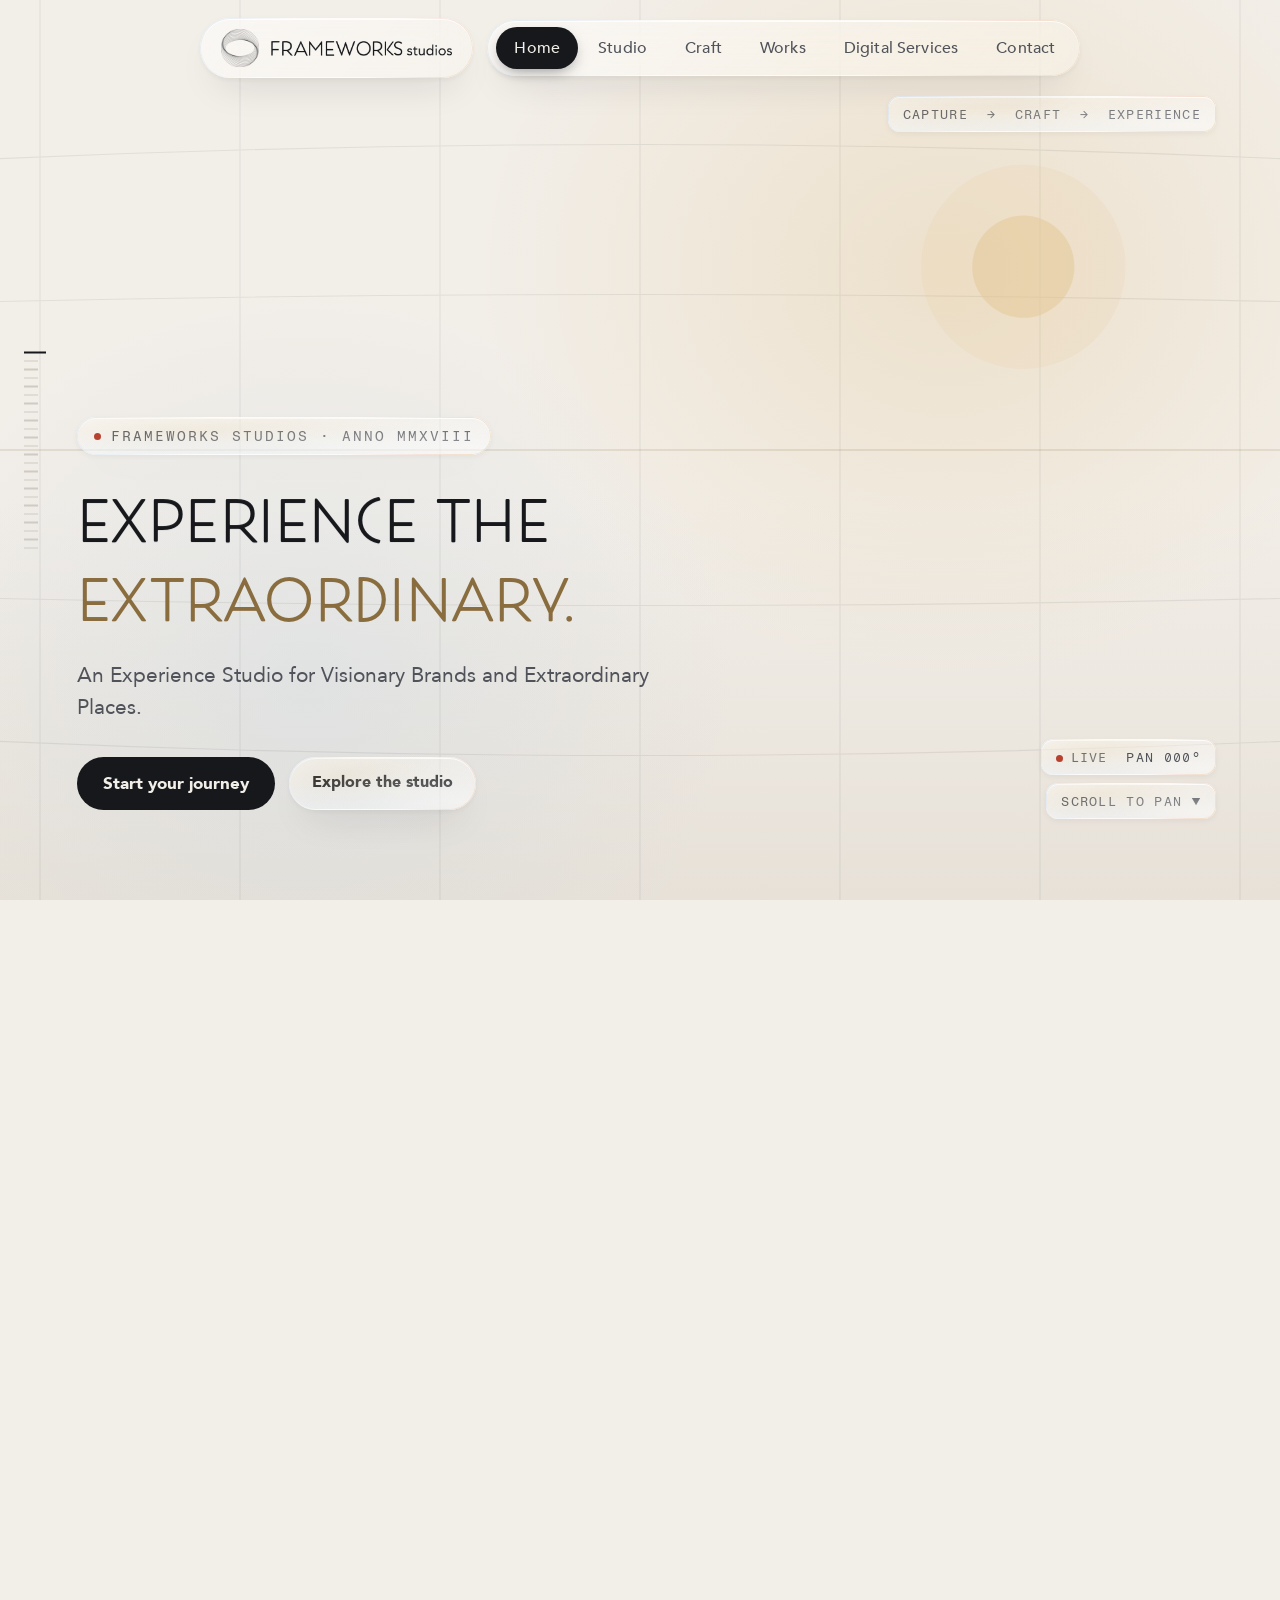
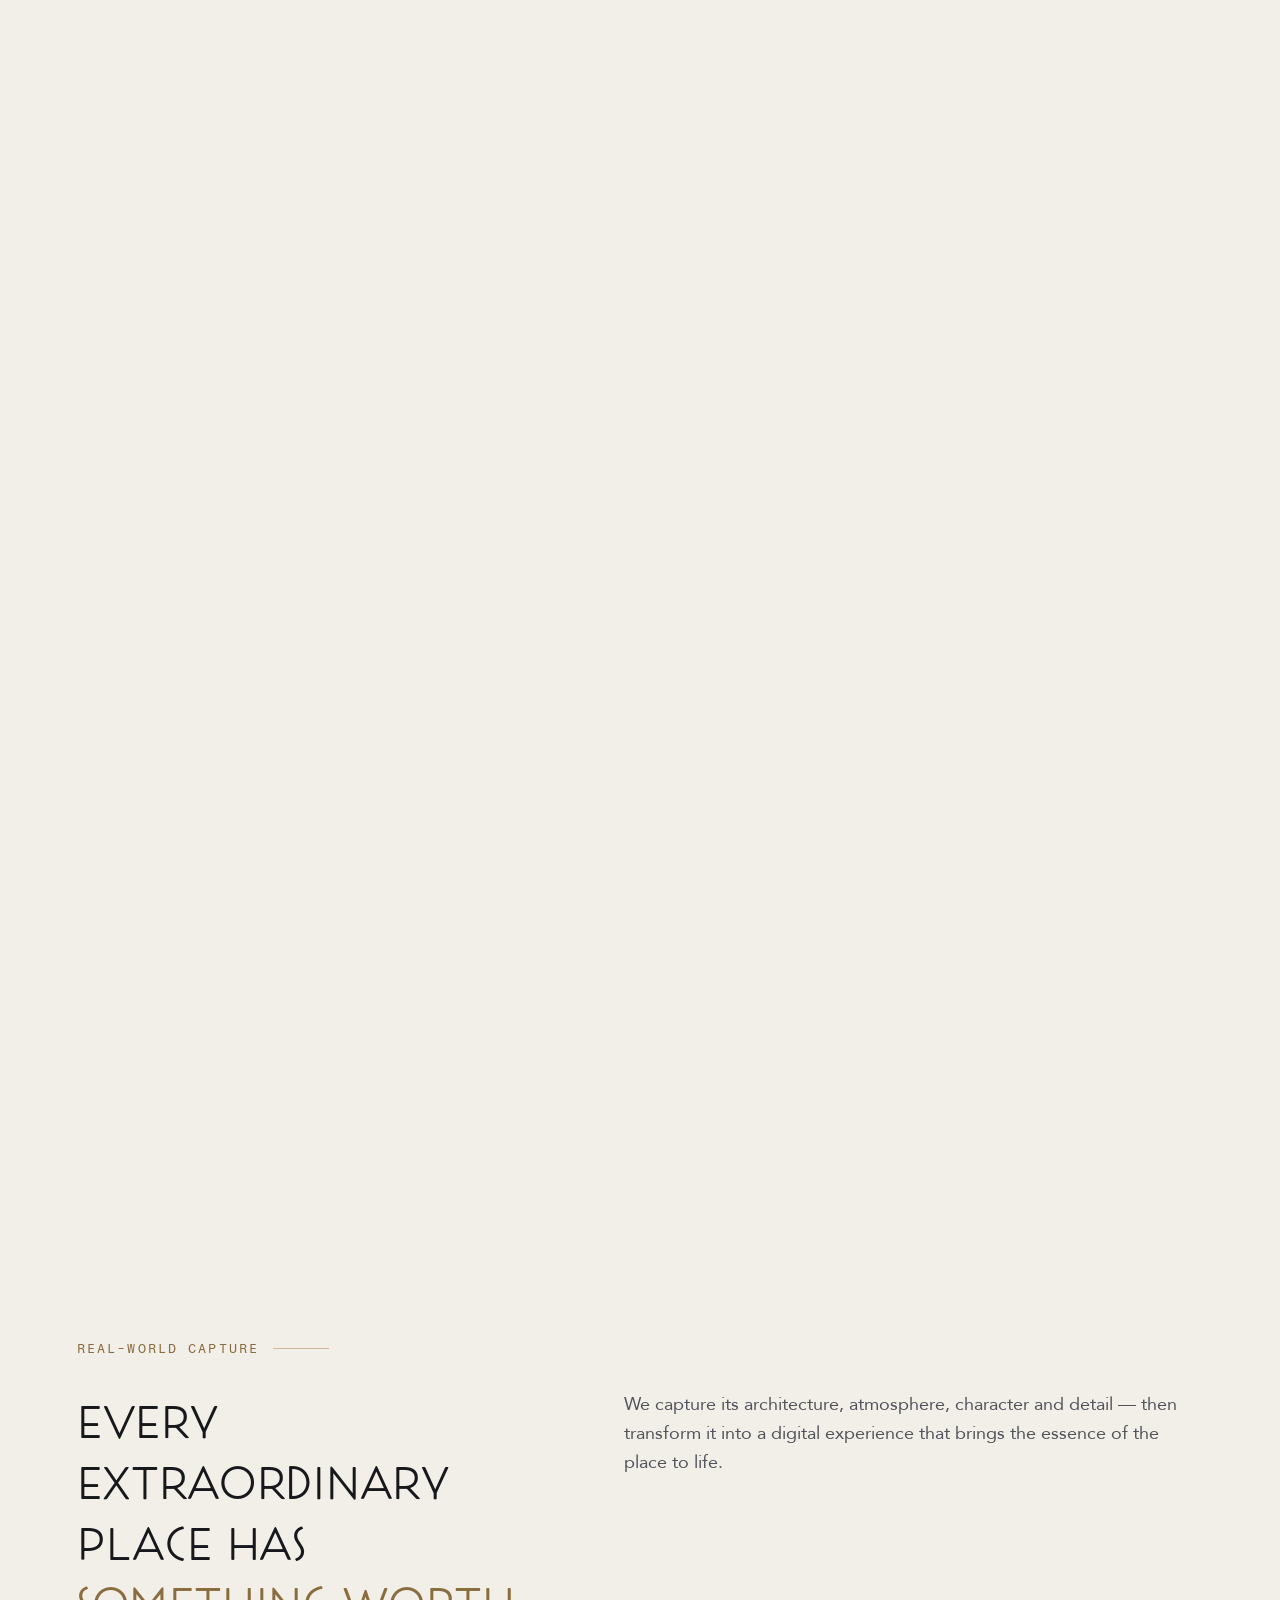
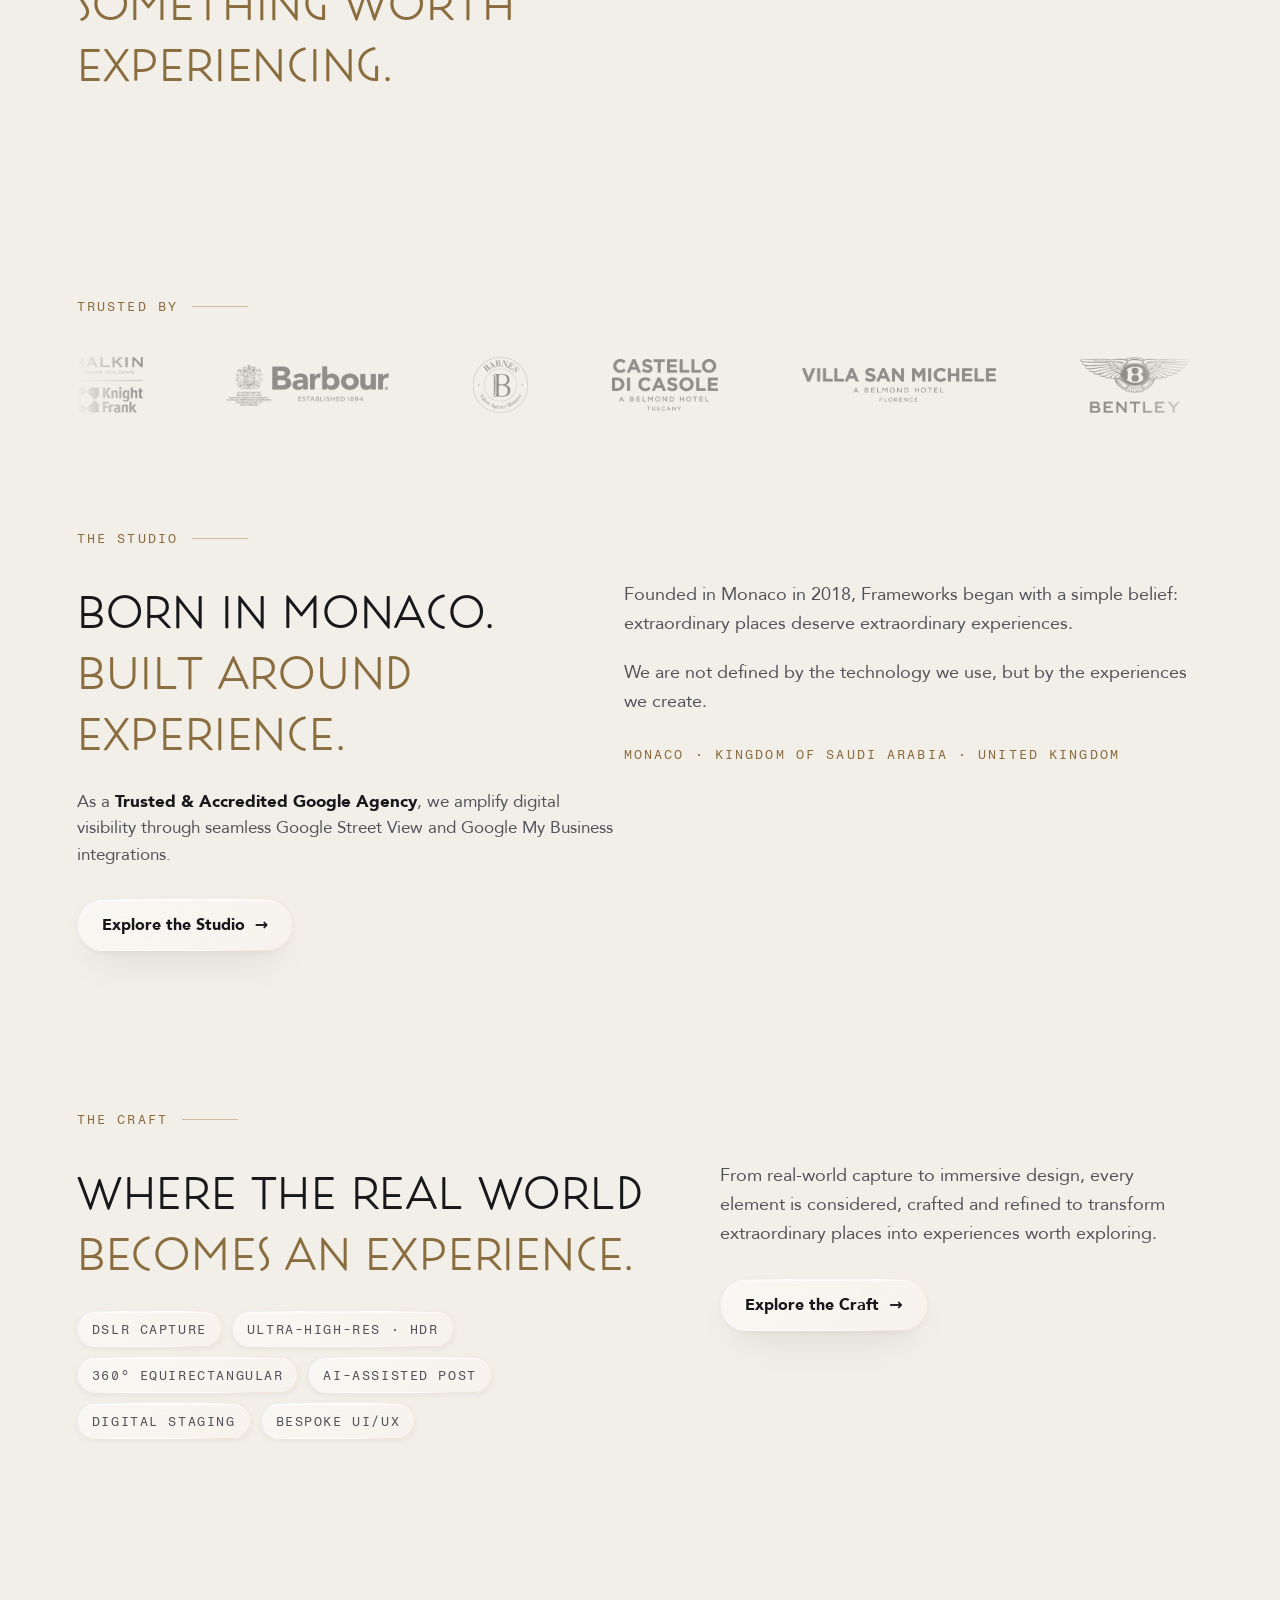
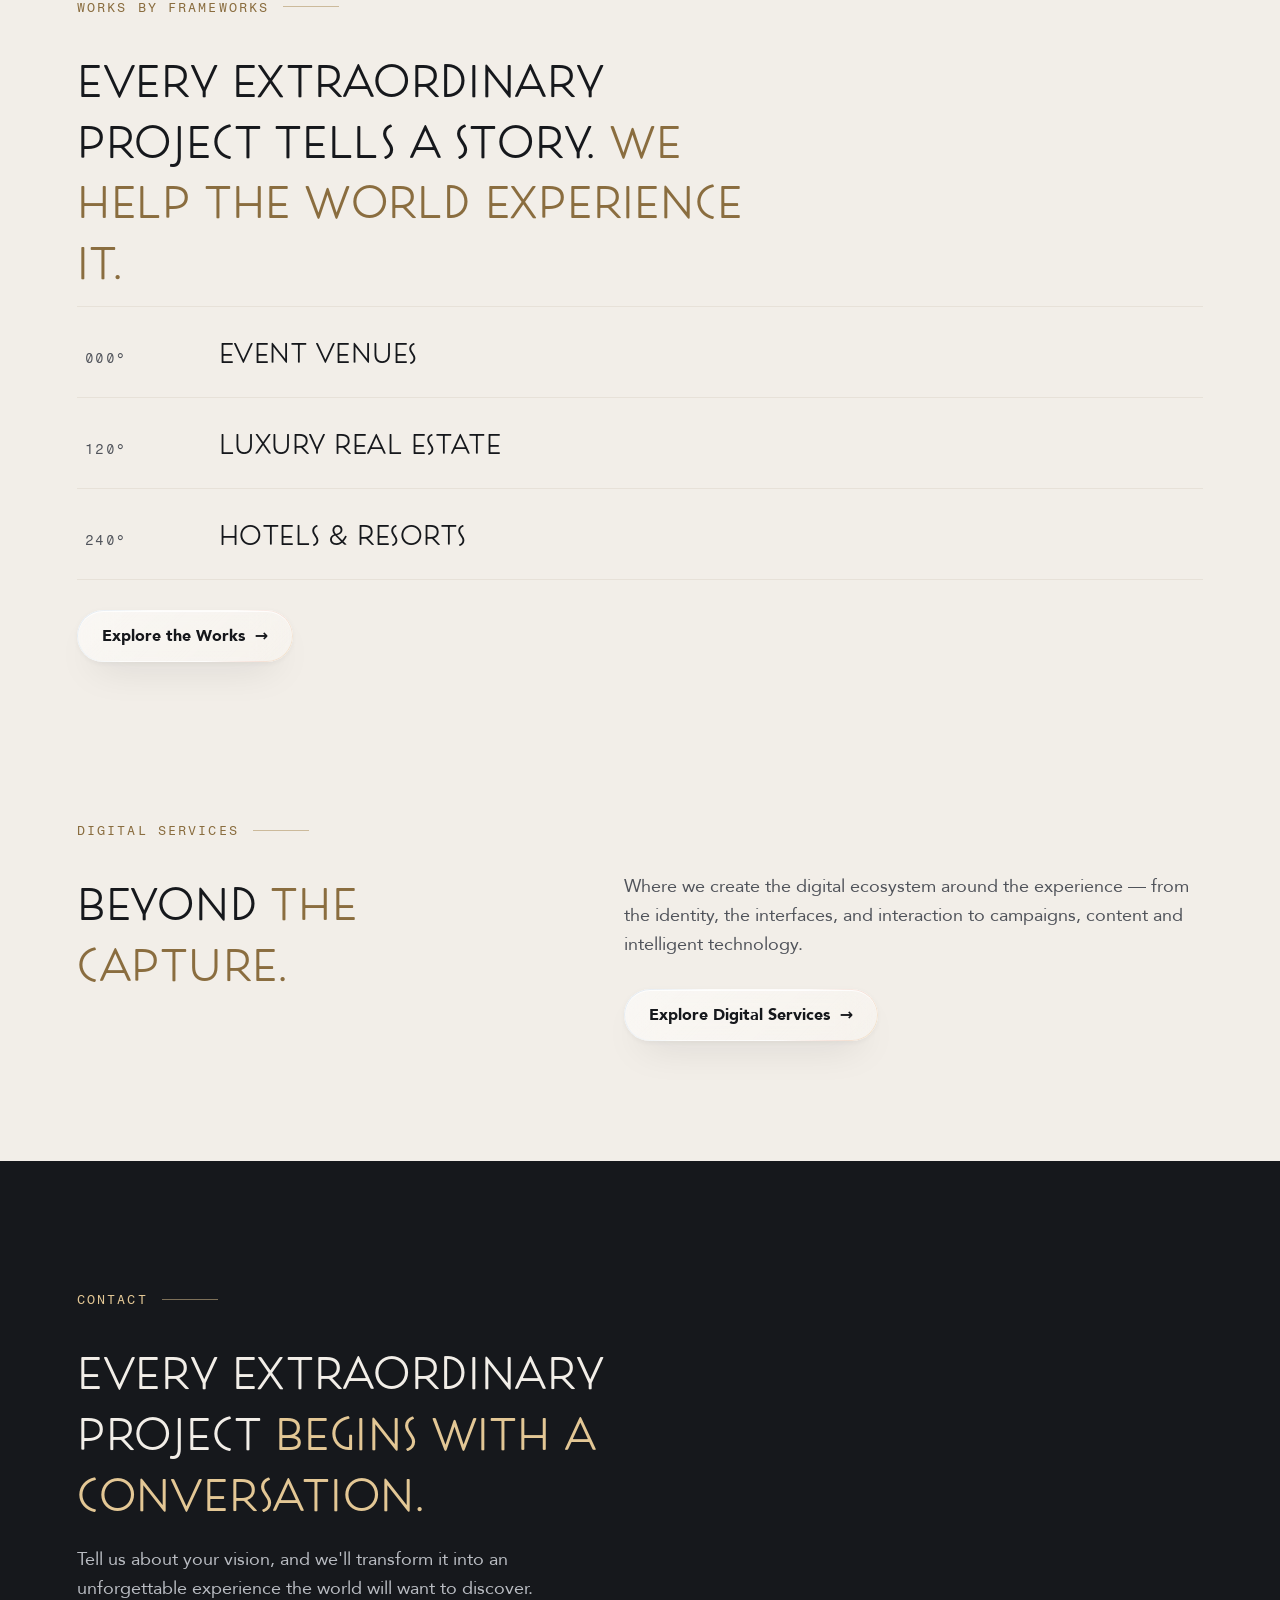
<file: index.html>
<!DOCTYPE html>
<html lang="en">
<head>
<title>Frameworks Studios — An Experience Studio for Visionary Brands and Extraordinary Places</title>
<meta name="description" content="An experience studio for visionary brands and extraordinary places. From Monaco, the Kingdom of Saudi Arabia and the United Kingdom, Frameworks captures extraordinary places and transforms them into immersive digital experiences — 360° tours, interactive brochures and the digital ecosystem around them." />
<link rel="canonical" href="https://www.frameworksstudios.com" />
<meta property="og:type" content="website" />
<meta property="og:title" content="Frameworks Studios — An Experience Studio for Visionary Brands and Extraordinary Places" />
<meta property="og:description" content="An experience studio for visionary brands and extraordinary places. From Monaco, the Kingdom of Saudi Arabia and the United Kingdom, Frameworks captures extraordinary places and transforms them into immersive digital experiences — 360° tours, interactive brochures and the digital ecosystem around them." />
<meta property="og:url" content="https://www.frameworksstudios.com" />
<meta name="twitter:card" content="summary" />
<!-- #region SHARED:head — everything below is identical on every page. The
     per-page title, description, canonical and og:url sit above this block. -->
<meta charset="UTF-8" />
<meta name="viewport" content="width=device-width, initial-scale=1.0" />
<meta name="theme-color" content="#F2EEE8" />
<link rel="icon" href="/assets/brand/favicon.ico?v=4" sizes="16x16 32x32 48x48" />
<link rel="icon" href="/assets/brand/favicon-32.png?v=4" type="image/png" sizes="32x32" />
<link rel="icon" href="/assets/brand/favicon-48.png?v=4" type="image/png" sizes="48x48" />
<link rel="icon" href="/assets/brand/icon-192.png?v=4" type="image/png" sizes="192x192" />
<link rel="apple-touch-icon" href="/assets/brand/apple-touch-icon.png?v=4" />
<meta property="og:image" content="https://www.frameworksstudios.com/assets/brand/og-thumb.png?v=4" />
<meta property="og:image:type" content="image/png" />
<meta property="og:image:width" content="240" />
<meta property="og:image:height" content="240" />
<meta property="og:image:alt" content="Frameworks Studios" />
<meta property="og:site_name" content="Frameworks Studios" />
<meta name="twitter:image" content="https://www.frameworksstudios.com/assets/brand/og-thumb.png?v=4" />
<link rel="preconnect" href="https://fonts.googleapis.com">
<link rel="preconnect" href="https://fonts.gstatic.com" crossorigin>
<!-- Fragment Mono is the only remaining webfont: display and body are self-hosted
     in /assets/fonts and declared in site.css. -->
<link href="https://fonts.googleapis.com/css2?family=Fragment+Mono:ital@0;1&display=swap" rel="stylesheet">
<link rel="preload" href="/assets/fonts/posterama-1933-light.woff2" as="font" type="font/woff2" crossorigin>
<link rel="preload" href="/assets/fonts/avenir-roman.woff2" as="font" type="font/woff2" crossorigin>
<link rel="stylesheet" href="/assets/site.css">
<!-- Google Analytics (GA4). Lives in SHARED:head so every page is measured;
     edit here and run tools/sync-partials.py to propagate. -->
<link rel="preconnect" href="https://www.googletagmanager.com">
<script async src="https://www.googletagmanager.com/gtag/js?id=G-W3KDPFNMYQ"></script>
<script>
  window.dataLayer = window.dataLayer || [];
  function gtag(){dataLayer.push(arguments);}
  gtag('js', new Date());
  gtag('config', 'G-W3KDPFNMYQ');
</script>
<!-- #endregion SHARED:head -->
</head>
<body data-page="home">

<!-- #region SHARED:nav — canonical copy lives in index.html. After editing it run
     tools/sync-partials.py; the only per-page difference is aria-current="page". -->
<nav class="nav-wrap" id="nav" aria-label="Primary">
  <a class="brandmark glass" href="/" aria-label="Frameworks Studios — home">
    <img class="mark" src="/assets/brand/mark-ink.png" alt="" width="96" height="96">
    <img class="wordmark" src="/assets/brand/wordmark-ink.png" alt="Frameworks Studios" width="582" height="48">
  </a>
  <div class="island glass">
    <span class="island-mini" aria-hidden="true"><span class="rec-dot"></span><img src="/assets/brand/mark-ink.png" alt="" width="96" height="96"></span>
    <!-- gen:nav-island -->
    <a href="/" aria-current="page">Home</a>
    <a href="/studio">Studio</a>
    <a href="/craft">Craft</a>
    <a href="/works">Works</a>
    <a href="/digital-services">Digital Services</a>
    <a href="/contact">Contact</a>
    <!-- /gen:nav-island -->
  </div>
  <button class="nav-toggle glass" type="button" aria-expanded="false" aria-controls="mobile-menu" aria-label="Menu"><i></i></button>
</nav>
<div class="mobile-menu" id="mobile-menu" hidden>
  <!-- gen:nav-drawer -->
  <a href="/" aria-current="page">Home</a>
  <a href="/studio">Studio</a>
  <a href="/craft">Craft</a>
  <a href="/works">Works</a>
  <a href="/digital-services">Digital Services</a>
  <a href="/contact">Contact</a>
  <!-- /gen:nav-drawer -->
  <div class="mobile-foot">
  <!-- gen:studio-line-drawer -->
  Monaco · Kingdom of Saudi Arabia · United Kingdom
  <!-- /gen:studio-line-drawer -->
  </div>
</div>
<!-- #endregion SHARED:nav -->

<!-- ============ SCRUB HERO ============ -->
<div class="scrub-track" id="track">
  <a id="top"></a>
  <section class="stage" aria-label="Showreel">

    <div class="poster" aria-hidden="true">
      <!-- Faint 360° equirectangular graticule, shown until the film loads -->
      <svg viewBox="0 0 1440 810" preserveAspectRatio="xMidYMid slice" xmlns="http://www.w3.org/2000/svg">
        <g stroke="#16181C" stroke-width="1" fill="none" opacity="0.07">
          <line x1="180" y1="0" x2="180" y2="810"/>
          <line x1="360" y1="0" x2="360" y2="810"/>
          <line x1="540" y1="0" x2="540" y2="810"/>
          <line x1="720" y1="0" x2="720" y2="810"/>
          <line x1="900" y1="0" x2="900" y2="810"/>
          <line x1="1080" y1="0" x2="1080" y2="810"/>
          <line x1="1260" y1="0" x2="1260" y2="810"/>
          <path d="M0,150 Q720,110 1440,150"/>
          <path d="M0,275 Q720,255 1440,275"/>
          <path d="M0,535 Q720,555 1440,535"/>
          <path d="M0,660 Q720,700 1440,660"/>
        </g>
        <line x1="0" y1="405" x2="1440" y2="405" stroke="#8A6D3F" stroke-width="1" opacity="0.28"/>
        <circle cx="1065" cy="240" r="46" fill="#E3C795" opacity="0.5"/>
        <circle cx="1065" cy="240" r="92" fill="#E3C795" opacity="0.16"/>
      </svg>
    </div>
    <!-- Scrub-encoded showreel: 12fps, all-intra. Re-encode any replacement the
         same way or the scrub will stutter — see README. -->
    <video id="scrub" src="/assets/showreel.mp4" muted playsinline preload="auto"></video>

    <!-- Scroll captions — the six pillars of excellence, in the client's approved
         order. Each rises in during its window, then recedes into the distance.
         data-start / data-end are scroll-progress fractions (0 -> 1) of the full
         two-part pan; the last one clears 0.635, where the CAPTURE / CRAFT /
         EXPERIENCE teardown captions take over. -->
    <div class="cap cap-l" data-start="0.065" data-end="0.220" style="top:24%">
      <span class="cap-kicker">Real-world capture</span>
      <p class="cap-line">Extraordinary places captured <em>with remarkable fidelity.</em></p>
    </div>
    <div class="cap cap-r" data-start="0.145" data-end="0.300" style="top:42%">
      <span class="cap-kicker">The craft</span>
      <p class="cap-line">Where creativity, technology and storytelling converge to reveal <em>the true essence of every experience.</em></p>
    </div>
    <div class="cap cap-l" data-start="0.225" data-end="0.380" style="top:28%">
      <span class="cap-kicker">Invisible by design</span>
      <p class="cap-line">Powerful innovation, seamlessly integrated to create <em>effortless experiences.</em></p>
    </div>
    <div class="cap cap-r" data-start="0.305" data-end="0.460" style="top:44%">
      <span class="cap-kicker">The detail</span>
      <p class="cap-line">Every detail is intentional, considered and <em>refined with precision.</em></p>
    </div>
    <div class="cap cap-l" data-start="0.385" data-end="0.540" style="top:30%">
      <span class="cap-kicker">The reach</span>
      <p class="cap-line">Connecting remarkable brands and extraordinary places with audiences across the world, <em>beyond physical boundaries.</em></p>
    </div>
    <div class="cap cap-r" data-start="0.465" data-end="0.620" style="top:42%">
      <span class="cap-kicker">The result</span>
      <p class="cap-line">Experiences that inspire emotion, foster meaningful connections and <em>leave lasting impressions.</em></p>
    </div>
    <!-- Teardown + rebuild captions — top-centre, retro glitch + character scramble -->
    <div class="tcap" data-start="0.635" data-end="0.735">
      <span class="t-main" data-text="CAPTURE">CAPTURE</span>
      <span class="t-sub">Architecture, atmosphere, character and detail</span>
    </div>
    <div class="tcap" data-start="0.715" data-end="0.815">
      <span class="t-main" data-text="CRAFT">CRAFT</span>
      <span class="t-sub">Where creativity, technology and storytelling converge</span>
    </div>
    <div class="tcap" data-start="0.815" data-end="0.90">
      <span class="t-main" data-text="EXPERIENCE">EXPERIENCE</span>
      <span class="t-sub">The essence of the place, brought to life</span>
    </div>
    <div class="tcap" data-start="0.885" data-end="0.965">
      <span class="t-main" data-text="EXPERIENCE THE EXTRAORDINARY">EXPERIENCE THE EXTRAORDINARY</span>
      <span class="t-sub">Frameworks Studios &middot; Anno MMXVIII</span>
    </div>
    <!-- Viewfinder chrome -->
    <div class="vf vf-tr">
      <span class="glass">CAPTURE &nbsp;→&nbsp; CRAFT &nbsp;→&nbsp; EXPERIENCE</span>
    </div>
    <div class="vf vf-bl">
      <span class="glass"><span class="rec-dot" style="display:inline-block;margin-right:8px"></span>LIVE&nbsp; <span id="pan">PAN 000°</span></span>
      <span class="glass">SCROLL TO PAN ▼</span>
    </div>

    <!-- Copy -->
    <div class="hero-copy" id="heroCopy">
      <span class="spec-eyebrow glass hero-fade" style="animation-delay:.1s"><span class="rec-dot"></span>FRAMEWORKS&nbsp;STUDIOS · ANNO&nbsp;MMXVIII</span>
      <h1>
        <span class="hw"><span style="animation-delay:.18s">Experience</span></span>
        <span class="hw"><span style="animation-delay:.27s">the</span></span>
        <em><span class="hw"><span style="animation-delay:.38s">Extraordinary.</span></span></em>
      </h1>
      <p class="hero-sub hero-fade" style="animation-delay:.62s">An Experience Studio for Visionary Brands and Extraordinary Places.</p>
      <div class="hero-actions hero-fade" style="animation-delay:.78s">
        <a class="btn-solid" href="/contact">Start your journey</a>
        <a class="cta glass" href="/studio">Explore the studio</a>
      </div>
    </div>
  </section>
</div>

<!-- film transport progress -->
<div class="transport" aria-hidden="true" id="transport"></div>

<!-- ============ REAL-WORLD CAPTURE ============ -->
<section class="band" id="capture" aria-labelledby="capture-h">
  <div class="eyebrow reveal" id="capture-h">Real-world capture</div>
  <div class="studio-grid">
    <h2 class="reveal">Every extraordinary place has <em>something worth experiencing.</em></h2>
    <div>
      <p class="body-copy reveal">We capture its architecture, atmosphere, character and detail — then transform it into a digital experience that brings the essence of the place to life.</p>
    </div>
  </div>
</section>


<section class="band trusted" aria-labelledby="trusted-h">
  <div class="eyebrow reveal" id="trusted-h">Trusted by</div>
  <!-- One authored track; site.js clones it for the seamless loop. To add a
       client, drop a trimmed logo into assets/logos/ and add one <li> here and
       in the hero island below. See README. -->
  <div class="marquee" data-marquee data-marquee-speed="70">
    <ul class="marquee-track">
      <li class="client"><img src="/assets/logos/balkin-monaco-knight-frank.webp" alt="Balkin Monaco · Knight Frank" width="220" height="200" loading="lazy" decoding="async"></li>
      <li class="client"><img src="/assets/logos/barbour.webp" alt="Barbour" width="470" height="200" loading="lazy" decoding="async"></li>
      <li class="client"><img src="/assets/logos/barnes-monaco.webp" alt="BARNES Monaco" width="182" height="200" loading="lazy" decoding="async"></li>
      <li class="client"><img src="/assets/logos/belmond-castello-di-casole.webp" alt="Belmond Castello di Casole" width="318" height="200" loading="lazy" decoding="async"></li>
      <li class="client"><img src="/assets/logos/belmond-villa-san-michele.webp" alt="Belmond Villa San Michele" width="557" height="200" loading="lazy" decoding="async"></li>
      <li class="client"><img src="/assets/logos/bentley.webp" alt="Bentley" width="330" height="200" loading="lazy" decoding="async"></li>
      <li class="client"><img src="/assets/logos/chartwell.webp" alt="Chartwell" width="471" height="200" loading="lazy" decoding="async"></li>
      <li class="client"><img src="/assets/logos/culturespaces.webp" alt="Culturespaces" width="533" height="200" loading="lazy" decoding="async"></li>
      <li class="client"><img src="/assets/logos/dbox.webp" alt="DBOX" width="485" height="200" loading="lazy" decoding="async"></li>
      <li class="client"><img src="/assets/logos/deco-flamme.webp" alt="Déco Flamme" width="572" height="200" loading="lazy" decoding="async"></li>
      <li class="client"><img src="/assets/logos/design-centre.webp" alt="Design Centre" width="402" height="200" loading="lazy" decoding="async"></li>
      <li class="client"><img src="/assets/logos/euronews.webp" alt="Euronews" width="281" height="200" loading="lazy" decoding="async"></li>
      <li class="client"><img src="/assets/logos/eye-spy-360.webp" alt="Eye Spy 360" width="298" height="200" loading="lazy" decoding="async"></li>
      <li class="client"><img src="/assets/logos/f1-experiences.webp" alt="F1 Experiences" width="301" height="200" loading="lazy" decoding="async"></li>
      <li class="client"><img src="/assets/logos/fbm-media.webp" alt="FBM Media" width="366" height="200" loading="lazy" decoding="async"></li>
      <li class="client"><img src="/assets/logos/fraser-yachts.webp" alt="Fraser Yachts" width="308" height="200" loading="lazy" decoding="async"></li>
      <li class="client"><img src="/assets/logos/gala-organisation.webp" alt="Gala Organisation" width="299" height="200" loading="lazy" decoding="async"></li>
      <li class="client"><img src="/assets/logos/getty-images-istock.webp" alt="Getty Images &amp; iStock" width="338" height="200" loading="lazy" decoding="async"></li>
      <li class="client"><img src="/assets/logos/grand-hotel-du-cap-ferrat.webp" alt="Grand-Hôtel du Cap-Ferrat" width="185" height="200" loading="lazy" decoding="async"></li>
      <li class="client"><img src="/assets/logos/groupe-marzocco.webp" alt="Groupe Marzocco" width="434" height="200" loading="lazy" decoding="async"></li>
      <li class="client"><img src="/assets/logos/hotel-cap-estel.webp" alt="Hôtel Cap Estel" width="345" height="200" loading="lazy" decoding="async"></li>
      <li class="client"><img src="/assets/logos/hotel-de-paris-monte-carlo.webp" alt="Hôtel de Paris Monte-Carlo" width="437" height="200" loading="lazy" decoding="async"></li>
      <li class="client"><img src="/assets/logos/ineos-club-house.webp" alt="INEOS Club House" width="395" height="200" loading="lazy" decoding="async"></li>
      <li class="client"><img src="/assets/logos/influencer-awards-monaco.webp" alt="Influencer Awards Monaco" width="316" height="200" loading="lazy" decoding="async"></li>
      <li class="client"><img src="/assets/logos/jimmyz-monte-carlo.webp" alt="Jimmy’z Monte-Carlo" width="473" height="200" loading="lazy" decoding="async"></li>
      <li class="client"><img src="/assets/logos/jolie-ville-luxor.webp" alt="Jolie Ville Luxor" width="337" height="200" loading="lazy" decoding="async"></li>
      <li class="client"><img src="/assets/logos/le-casino-monte-carlo.webp" alt="Le Casino de Monte-Carlo" width="292" height="200" loading="lazy" decoding="async"></li>
      <li class="client"><img src="/assets/logos/lvmh.webp" alt="LVMH" width="381" height="200" loading="lazy" decoding="async"></li>
      <li class="client"><img src="/assets/logos/marks-real-estate.webp" alt="Marks Real Estate" width="497" height="200" loading="lazy" decoding="async"></li>
      <li class="client"><img src="/assets/logos/maverick-frame-studio.webp" alt="Maverick Frame Studio" width="182" height="200" loading="lazy" decoding="async"></li>
      <li class="client"><img src="/assets/logos/mclaren-property.webp" alt="McLaren Property" width="399" height="200" loading="lazy" decoding="async"></li>
      <li class="client"><img src="/assets/logos/monaco-projects.webp" alt="Monaco Projects" width="438" height="200" loading="lazy" decoding="async"></li>
      <li class="client"><img src="/assets/logos/monte-carlo-sbm.webp" alt="Monte-Carlo SBM" width="499" height="200" loading="lazy" decoding="async"></li>
      <li class="client"><img src="/assets/logos/monte-carlo-weddings.webp" alt="Monte-Carlo Weddings" width="411" height="200" loading="lazy" decoding="async"></li>
      <li class="client"><img src="/assets/logos/national-trust.webp" alt="National Trust" width="132" height="200" loading="lazy" decoding="async"></li>
      <li class="client"><img src="/assets/logos/palm-beach-cannes.webp" alt="Palm Beach Cannes" width="210" height="200" loading="lazy" decoding="async"></li>
      <li class="client"><img src="/assets/logos/prime-estate.webp" alt="Prime Estate" width="456" height="200" loading="lazy" decoding="async"></li>
      <li class="client"><img src="/assets/logos/proto.webp" alt="Proto" width="349" height="200" loading="lazy" decoding="async"></li>
      <li class="client"><img src="/assets/logos/rangers-fc.webp" alt="Rangers FC" width="182" height="200" loading="lazy" decoding="async"></li>
      <li class="client"><img src="/assets/logos/relevance.webp" alt="Relevance" width="290" height="200" loading="lazy" decoding="async"></li>
      <li class="client"><img src="/assets/logos/riviera-radio.webp" alt="Riviera Radio" width="315" height="200" loading="lazy" decoding="async"></li>
      <li class="client"><img src="/assets/logos/saatchi-and-saatchi.webp" alt="Saatchi &amp; Saatchi" width="522" height="200" loading="lazy" decoding="async"></li>
      <li class="client"><img src="/assets/logos/samsung-the-wall.webp" alt="Samsung The Wall" width="362" height="200" loading="lazy" decoding="async"></li>
      <li class="client"><img src="/assets/logos/savills.webp" alt="Savills" width="375" height="200" loading="lazy" decoding="async"></li>
      <li class="client"><img src="/assets/logos/sothebys-international-realty.webp" alt="Sotheby’s International Realty" width="424" height="200" loading="lazy" decoding="async"></li>
      <li class="client"><img src="/assets/logos/spark-design-academy.webp" alt="Spark Design Academy" width="415" height="200" loading="lazy" decoding="async"></li>
      <li class="client"><img src="/assets/logos/sunderland-afc.webp" alt="Sunderland AFC" width="201" height="200" loading="lazy" decoding="async"></li>
      <li class="client"><img src="/assets/logos/sunseeker-monaco.webp" alt="Sunseeker Monaco" width="244" height="200" loading="lazy" decoding="async"></li>
      <li class="client"><img src="/assets/logos/superyachts-monaco.webp" alt="Superyachts Monaco" width="313" height="200" loading="lazy" decoding="async"></li>
      <li class="client"><img src="/assets/logos/villa-ephrussi-de-rothschild.webp" alt="Villa Ephrussi de Rothschild" width="424" height="200" loading="lazy" decoding="async"></li>
      <li class="client"><img src="/assets/logos/yacht-club-de-monaco.webp" alt="Yacht Club de Monaco" width="392" height="200" loading="lazy" decoding="async"></li>
    </ul>
  </div>
</section>

<!-- ============ THE STUDIO (teaser → /studio) ============
     The founding story leads; the proof figures that used to stand alone as a
     Results band now close the same section, so the numbers arrive after the
     belief rather than instead of it. -->
<section class="band" id="studio" style="padding-top:24px">
  <div class="eyebrow reveal">The studio</div>
  <div class="studio-grid">
    <h2 class="reveal">Born in Monaco. <em>Built around experience.</em></h2>
    <div>
      <p class="body-copy reveal">Founded in Monaco in 2018, Frameworks began with a simple belief: extraordinary places deserve extraordinary experiences.</p>
      <p class="body-copy reveal">We are not defined by the technology we use, but by the experiences we create.</p>
      <p class="studio-locus reveal">
        <!-- gen:studio-line-home -->
        MONACO · KINGDOM OF SAUDI ARABIA · UNITED KINGDOM
        <!-- /gen:studio-line-home -->
      </p>
    </div>
  </div>
  <p class="google-line reveal">As a <strong>Trusted &amp; Accredited Google Agency</strong>, we amplify digital visibility through seamless Google Street View and Google My Business integrations.</p>
  <a class="btn-glass glass reveal" href="/studio">Explore the Studio</a>
</section>

<!-- ============ CRAFT (teaser → /craft) ============ -->
<section class="band" id="craft" style="padding-top:40px">
  <div class="eyebrow reveal">The craft</div>
  <div class="craft-grid">
    <div>
      <h2 class="reveal">Where the real world <em>becomes an experience.</em></h2>
      <div class="spec-chips reveal">
        <span class="glass">DSLR CAPTURE</span>
        <span class="glass">ULTRA-HIGH-RES · HDR</span>
        <span class="glass">360° EQUIRECTANGULAR</span>
        <span class="glass">AI-ASSISTED POST</span>
        <span class="glass">DIGITAL STAGING</span>
        <span class="glass">BESPOKE UI/UX</span>
      </div>
    </div>
    <div>
      <p class="body-copy reveal">From real-world capture to immersive design, every element is considered, crafted and refined to transform extraordinary places into experiences worth exploring.</p>
      <a class="btn-glass glass reveal" href="/craft">Explore the Craft</a>
    </div>
  </div>
</section>

<!-- ============ WORKS BY FRAMEWORKS (teaser → /works) ============ -->
<section class="band" id="sectors" style="padding-top:40px">
  <div class="eyebrow reveal">Works by Frameworks</div>
  <h2 class="reveal">Every extraordinary project tells a story. <em>We help the world experience it.</em></h2>
  <!-- A taster only — three sectors, then the way through to all nine. The
       hover preview is the same component /works uses, off the same asset. -->
  <div class="sector-list reveal">
    <a class="sector-row" href="/works#event-venues" data-img="/assets/sectors/event-venues.webp"><span class="sector-deg">000°</span><span class="sector-name">Event Venues</span></a>
    <a class="sector-row" href="/works#luxury-real-estate" data-img="/assets/sectors/luxury-real-estate.webp"><span class="sector-deg">120°</span><span class="sector-name">Luxury Real Estate</span></a>
    <a class="sector-row" href="/works#hotels-resorts" data-img="/assets/sectors/hotels-resorts.webp"><span class="sector-deg">240°</span><span class="sector-name">Hotels &amp; Resorts</span></a>
  </div>
  <a class="btn-glass glass reveal" href="/works">Explore the Works</a>
</section>

<!-- ============ DIGITAL SERVICES (teaser → /digital-services) ============ -->
<section class="band" id="digital-services" style="padding-top:40px">
  <div class="eyebrow reveal">Digital services</div>
  <div class="studio-grid">
    <h2 class="reveal">Beyond <em>the capture.</em></h2>
    <div>
      <p class="body-copy reveal">Where we create the digital ecosystem around the experience — from the identity, the interfaces, and interaction to campaigns, content and intelligent technology.</p>
      <a class="btn-glass glass reveal" href="/digital-services">Explore Digital Services</a>
    </div>
  </div>
</section>

<!-- #region SHARED:cta -->
<section class="contact" id="contact">
  <div class="eyebrow reveal">Contact</div>
  <h2 class="reveal">Every extraordinary project <em>begins with a conversation.</em></h2>
  <p class="reveal">Tell us about your vision, and we'll transform it into an unforgettable experience the world will want to discover.</p>
  <a class="btn-ivory reveal" href="/contact">Start your journey</a>
</section>
<!-- #endregion SHARED:cta -->

<!-- #region SHARED:foot -->
<footer class="site-foot">
  <a class="footer-mark" href="/" aria-label="Frameworks Studios — home">
    <img src="/assets/brand/lockup-ivory.png" alt="Frameworks Studios" width="320" height="320">
  </a>
  <nav class="footer-nav" aria-label="Footer">
    <!-- gen:nav-footer -->
    <a href="/" aria-current="page">Home</a> <a href="/studio">Studio</a> <a href="/craft">Craft</a> <a href="/works">Works</a> <a href="/digital-services">Digital Services</a> <a href="/contact">Contact</a>
    <!-- /gen:nav-footer -->
  </nav>
  <!-- gen:member-of -->

  <!-- /gen:member-of -->
  <div class="footer-social">
    <!-- gen:social -->
    <a href="https://www.instagram.com/framework.studio_/" target="_blank" rel="noopener noreferrer" aria-label="Frameworks Studios on Instagram"><svg viewBox="0 0 24 24" width="20" height="20" fill="none" stroke="currentColor" stroke-width="1.5" stroke-linecap="round" stroke-linejoin="round" aria-hidden="true" focusable="false"><rect x="3" y="3" width="18" height="18" rx="5"/><circle cx="12" cy="12" r="4"/><circle cx="17.2" cy="6.8" r="1.1" fill="currentColor" stroke="none"/></svg></a>
    <a href="https://www.linkedin.com/company/frameworksstudios/" target="_blank" rel="noopener noreferrer" aria-label="Frameworks Studios on LinkedIn"><svg viewBox="0 0 24 24" width="20" height="20" fill="none" stroke="currentColor" stroke-width="1.5" stroke-linecap="round" stroke-linejoin="round" aria-hidden="true" focusable="false"><rect x="3" y="3" width="18" height="18" rx="2"/><line x1="7.5" y1="10.5" x2="7.5" y2="17"/><circle cx="7.5" cy="7.2" r="1.1" fill="currentColor" stroke="none"/><path d="M11.5 17v-3.6a2.6 2.6 0 0 1 5.2 0V17"/><line x1="11.5" y1="10.5" x2="11.5" y2="17"/></svg></a>
    <a href="https://vimeo.com/frameworksstudio" target="_blank" rel="noopener noreferrer" aria-label="Frameworks Studios on Vimeo"><svg viewBox="0 0 24 24" width="20" height="20" fill="none" stroke="currentColor" stroke-width="1.5" stroke-linecap="round" stroke-linejoin="round" aria-hidden="true" focusable="false"><path d="M3.5 8.2c1.6-1.5 3-2.3 4.1-2.4 1.4-.2 2.3.8 2.6 2.9.3 2.3.5 3.7.7 4.2.3 1 .7 1.5 1.1 1.5.3 0 .8-.5 1.5-1.5.7-1 1.1-1.8 1.1-2.3.1-.9-.3-1.4-1.2-1.4-.4 0-.9.1-1.3.3.8-2.7 2.4-4 4.7-3.9 1.7.1 2.5 1.2 2.4 3.3-.1 1.6-1.2 3.8-3.2 6.6-2.1 2.9-3.9 4.4-5.3 4.4-.9 0-1.7-.9-2.3-2.6l-1.3-4.6c-.5-1.7-1-2.6-1.5-2.6-.1 0-.6.3-1.4.9z"/></svg></a>
    <a href="https://www.youtube.com/@Frameworks_Studios" target="_blank" rel="noopener noreferrer" aria-label="Frameworks Studios on YouTube"><svg viewBox="0 0 24 24" width="20" height="20" fill="none" stroke="currentColor" stroke-width="1.5" stroke-linecap="round" stroke-linejoin="round" aria-hidden="true" focusable="false"><rect x="2.5" y="5.5" width="19" height="13" rx="4"/><path d="M10.2 9.4l5 2.6-5 2.6z"/></svg></a>
    <a href="https://www.facebook.com/frmworkstudio" target="_blank" rel="noopener noreferrer" aria-label="Frameworks Studios on Facebook"><svg viewBox="0 0 24 24" width="20" height="20" fill="none" stroke="currentColor" stroke-width="1.5" stroke-linecap="round" stroke-linejoin="round" aria-hidden="true" focusable="false"><path d="M14.5 8.2h2.2V5.4h-2.2c-1.9 0-3.4 1.5-3.4 3.4v1.6H9v2.8h2.1V21h2.8v-7.8h2.2l.4-2.8h-2.6V8.8c0-.3.3-.6.6-.6z"/></svg></a>
    <a href="https://x.com/frmwork_studio" target="_blank" rel="noopener noreferrer" aria-label="Frameworks Studios on X"><svg viewBox="0 0 24 24" width="20" height="20" fill="none" stroke="currentColor" stroke-width="1.5" stroke-linecap="round" stroke-linejoin="round" aria-hidden="true" focusable="false"><path d="M4 4l7 9.2L4.4 20"/><path d="M20 20l-7-9.2L19.6 4"/></svg></a>
    <!-- /gen:social -->
  </div>
  <div class="footer-bar">
    <!-- gen:copyright -->
    <span>© 2026 FRAMEWORKS STUDIOS · MONACO · KINGDOM OF SAUDI ARABIA · UNITED KINGDOM</span>
    <!-- /gen:copyright -->
  </div>
</footer>
<!-- #endregion SHARED:foot -->

<script src="/assets/site.js" defer></script>
<script src="/assets/home.js" defer></script>
</body>
</html>
</file>
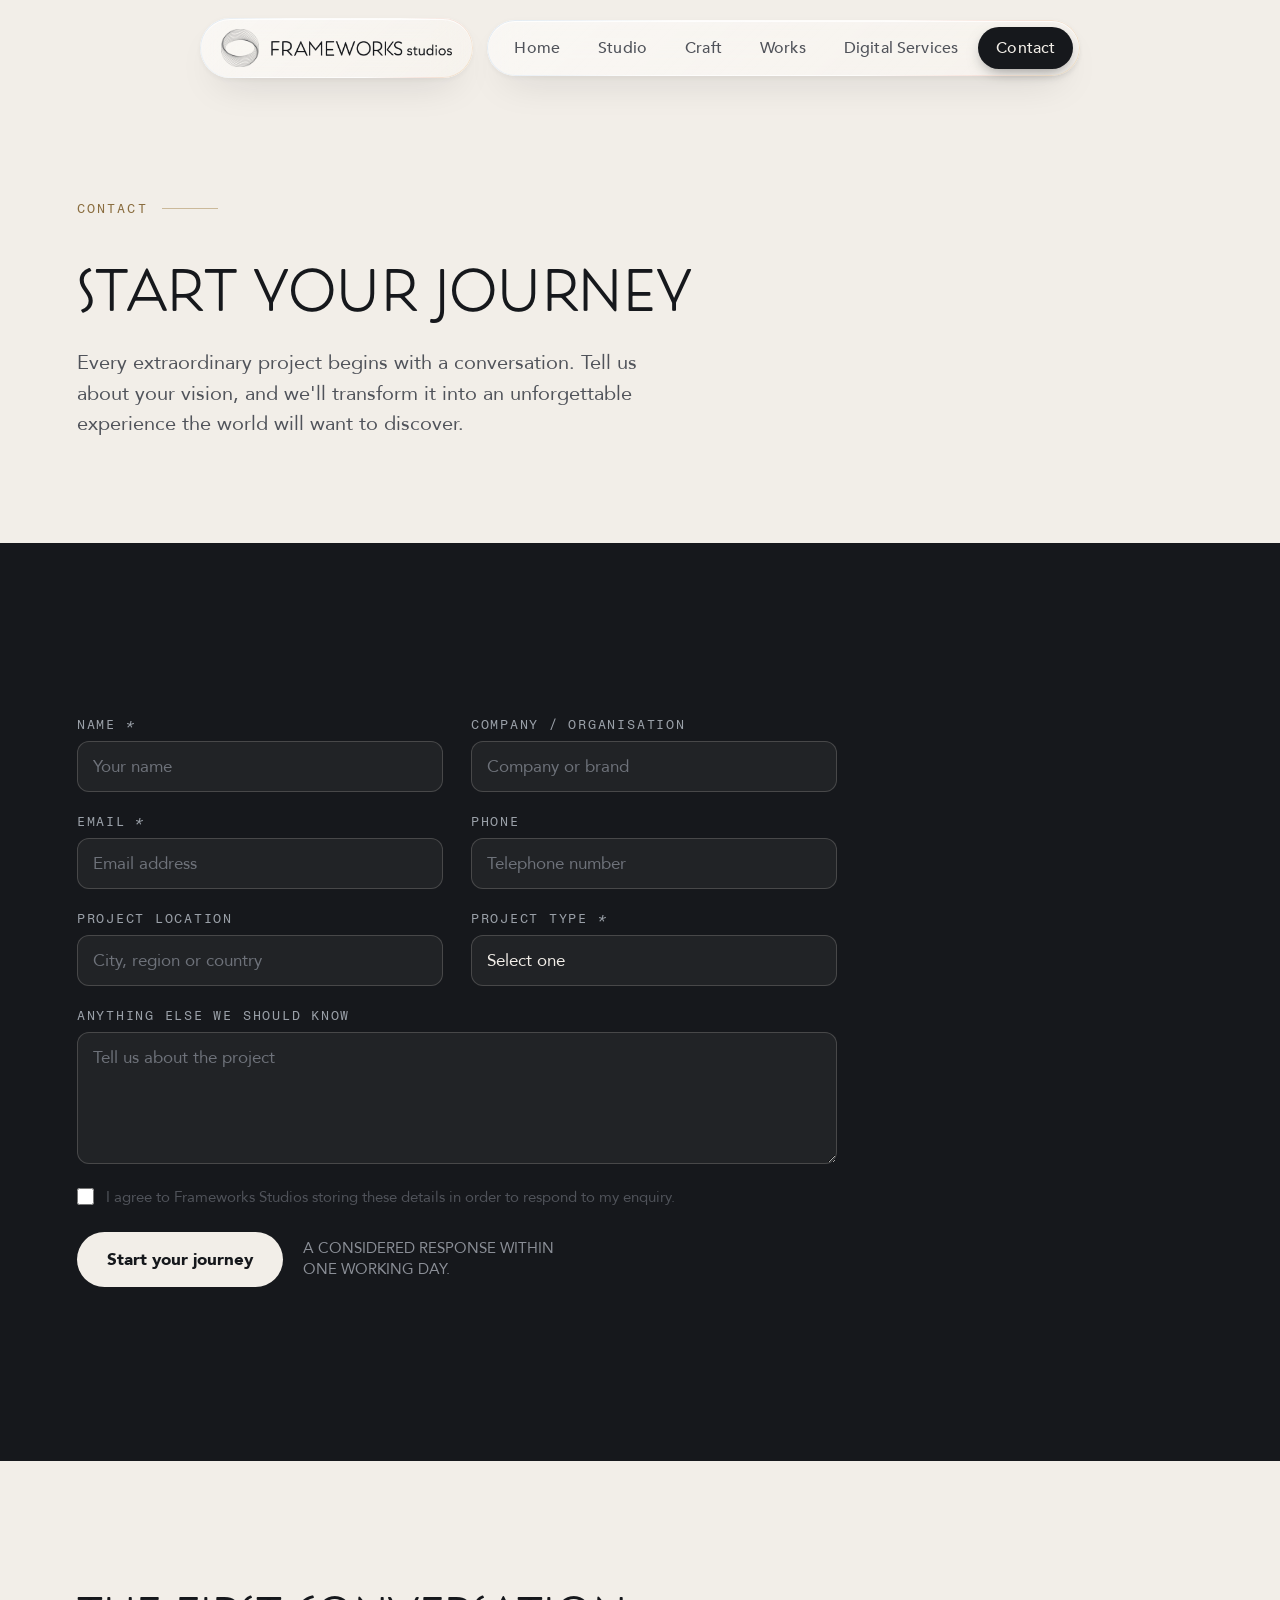
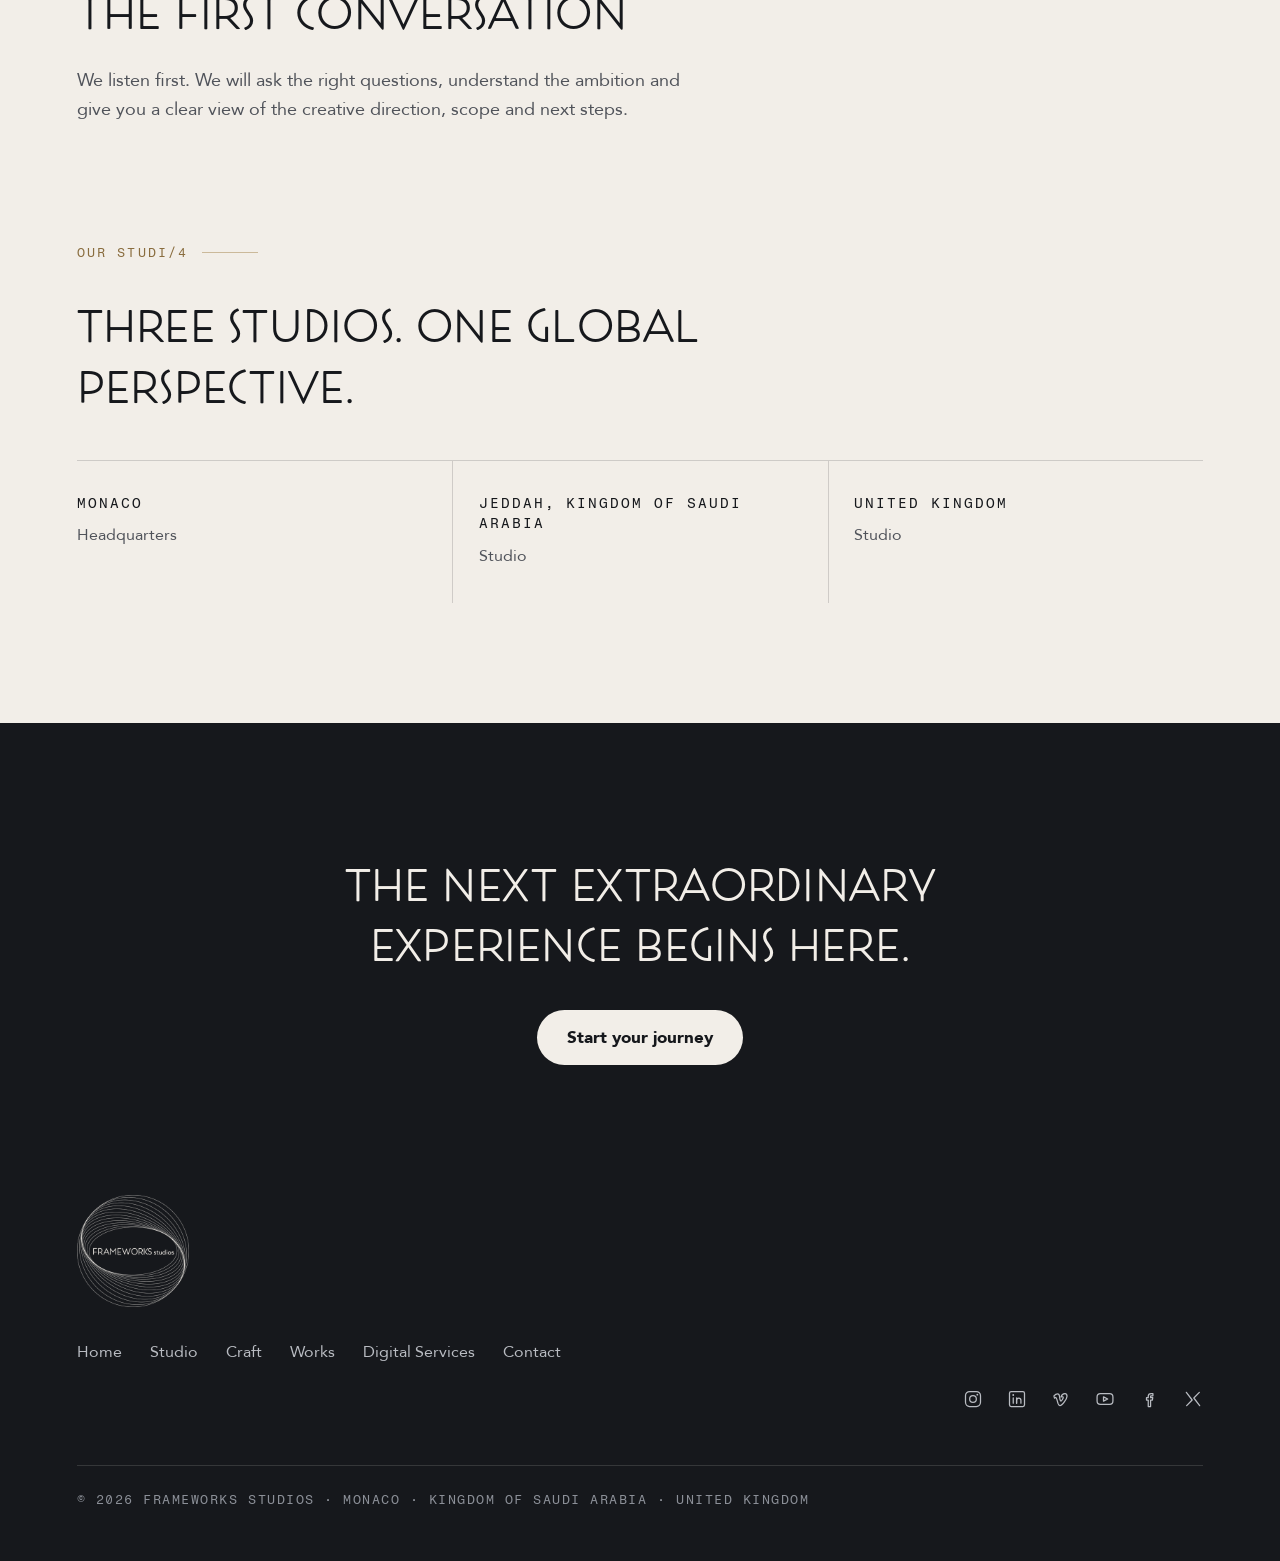
<file: contact.html>
<!DOCTYPE html>
<html lang="en">
<head>
<title>Contact — Start Your Journey | Frameworks Studios</title>
<meta name="description" content="Every extraordinary project begins with a conversation. Tell Frameworks Studios about your vision. Studios in Monaco, the Kingdom of Saudi Arabia and the United Kingdom." />
<link rel="canonical" href="https://www.frameworksstudios.com/contact" />
<meta property="og:type" content="website" />
<meta property="og:title" content="Contact — Start Your Journey | Frameworks Studios" />
<meta property="og:description" content="Every extraordinary project begins with a conversation. Tell Frameworks Studios about your vision. Studios in Monaco, the Kingdom of Saudi Arabia and the United Kingdom." />
<meta property="og:url" content="https://www.frameworksstudios.com/contact" />
<meta name="twitter:card" content="summary" />
<!-- #region SHARED:head — everything below is identical on every page. The
     per-page title, description, canonical and og:url sit above this block. -->
<meta charset="UTF-8" />
<meta name="viewport" content="width=device-width, initial-scale=1.0" />
<meta name="theme-color" content="#F2EEE8" />
<link rel="icon" href="/assets/brand/favicon.ico?v=4" sizes="16x16 32x32 48x48" />
<link rel="icon" href="/assets/brand/favicon-32.png?v=4" type="image/png" sizes="32x32" />
<link rel="icon" href="/assets/brand/favicon-48.png?v=4" type="image/png" sizes="48x48" />
<link rel="icon" href="/assets/brand/icon-192.png?v=4" type="image/png" sizes="192x192" />
<link rel="apple-touch-icon" href="/assets/brand/apple-touch-icon.png?v=4" />
<meta property="og:image" content="https://www.frameworksstudios.com/assets/brand/og-thumb.png?v=4" />
<meta property="og:image:type" content="image/png" />
<meta property="og:image:width" content="240" />
<meta property="og:image:height" content="240" />
<meta property="og:image:alt" content="Frameworks Studios" />
<meta property="og:site_name" content="Frameworks Studios" />
<meta name="twitter:image" content="https://www.frameworksstudios.com/assets/brand/og-thumb.png?v=4" />
<link rel="preconnect" href="https://fonts.googleapis.com">
<link rel="preconnect" href="https://fonts.gstatic.com" crossorigin>
<!-- Fragment Mono is the only remaining webfont: display and body are self-hosted
     in /assets/fonts and declared in site.css. -->
<link href="https://fonts.googleapis.com/css2?family=Fragment+Mono:ital@0;1&display=swap" rel="stylesheet">
<link rel="preload" href="/assets/fonts/posterama-1933-light.woff2" as="font" type="font/woff2" crossorigin>
<link rel="preload" href="/assets/fonts/avenir-roman.woff2" as="font" type="font/woff2" crossorigin>
<link rel="stylesheet" href="/assets/site.css">
<!-- Google Analytics (GA4). Lives in SHARED:head so every page is measured;
     edit here and run tools/sync-partials.py to propagate. -->
<link rel="preconnect" href="https://www.googletagmanager.com">
<script async src="https://www.googletagmanager.com/gtag/js?id=G-W3KDPFNMYQ"></script>
<script>
  window.dataLayer = window.dataLayer || [];
  function gtag(){dataLayer.push(arguments);}
  gtag('js', new Date());
  gtag('config', 'G-W3KDPFNMYQ');
</script>
<!-- #endregion SHARED:head -->
<!-- page overrides, after site.css so equal-specificity rules win -->
<link rel="stylesheet" href="/assets/contact.css">
</head>
<body data-page="contact">

<!-- #region SHARED:nav — canonical copy lives in index.html. After editing it run
     tools/sync-partials.py; the only per-page difference is aria-current="page". -->
<nav class="nav-wrap" id="nav" aria-label="Primary">
  <a class="brandmark glass" href="/" aria-label="Frameworks Studios — home">
    <img class="mark" src="/assets/brand/mark-ink.png" alt="" width="96" height="96">
    <img class="wordmark" src="/assets/brand/wordmark-ink.png" alt="Frameworks Studios" width="582" height="48">
  </a>
  <div class="island glass">
    <span class="island-mini" aria-hidden="true"><span class="rec-dot"></span><img src="/assets/brand/mark-ink.png" alt="" width="96" height="96"></span>
    <!-- gen:nav-island -->
    <a href="/">Home</a>
    <a href="/studio">Studio</a>
    <a href="/craft">Craft</a>
    <a href="/works">Works</a>
    <a href="/digital-services">Digital Services</a>
    <a href="/contact" aria-current="page">Contact</a>
    <!-- /gen:nav-island -->
  </div>
  <button class="nav-toggle glass" type="button" aria-expanded="false" aria-controls="mobile-menu" aria-label="Menu"><i></i></button>
</nav>
<div class="mobile-menu" id="mobile-menu" hidden>
  <!-- gen:nav-drawer -->
  <a href="/">Home</a>
  <a href="/studio">Studio</a>
  <a href="/craft">Craft</a>
  <a href="/works">Works</a>
  <a href="/digital-services">Digital Services</a>
  <a href="/contact" aria-current="page">Contact</a>
  <!-- /gen:nav-drawer -->
  <div class="mobile-foot">
  <!-- gen:studio-line-drawer -->
  Monaco · Kingdom of Saudi Arabia · United Kingdom
  <!-- /gen:studio-line-drawer -->
  </div>
</div>
<!-- #endregion SHARED:nav -->

<main>
<header class="page-head" id="start">
  <div class="eyebrow reveal" data-decode>CONTACT</div>
  <h1 class="reveal">START YOUR JOURNEY</h1>
  <p class="page-lede reveal">Every extraordinary project begins with a conversation. Tell us about your vision, and we'll transform it into an unforgettable experience the world will want to discover.</p>
</header>

<section class="contact" id="enquiry" aria-label="Project enquiry">
  <!-- The transport is unchanged: the form posts natively to /api/contact and
       site.js upgrades it to submit in place, keyed on this id. The field names
       are the ones the endpoint already accepts, so nothing needed remapping —
       PROJECT TYPE posts as `sector`, PROJECT LOCATION as `location`. -->
  <form class="form-grid reveal" id="contact-form" action="/api/contact" method="POST">
    <div class="field">
      <label for="f-name">Name <i aria-hidden="true">*</i></label>
      <input id="f-name" name="name" type="text" autocomplete="name" placeholder="Your name" required aria-required="true">
    </div>
    <div class="field">
      <label for="f-company">Company / Organisation</label>
      <input id="f-company" name="company" type="text" autocomplete="organization" placeholder="Company or brand">
    </div>
    <div class="field">
      <label for="f-email">Email <i aria-hidden="true">*</i></label>
      <input id="f-email" name="email" type="email" autocomplete="email" placeholder="Email address" required aria-required="true">
    </div>
    <div class="field">
      <label for="f-phone">Phone</label>
      <input id="f-phone" name="phone" type="tel" autocomplete="tel" placeholder="Telephone number">
    </div>
    <div class="field">
      <label for="f-location">Project location</label>
      <input id="f-location" name="location" type="text" placeholder="City, region or country">
    </div>
    <div class="field">
      <label for="f-type">Project type <i aria-hidden="true">*</i></label>
      <select id="f-type" name="sector" required aria-required="true">
          <option value="">Select one</option>
          <option>Hospitality or Destination</option>
          <option>Real Estate or Development</option>
          <option>Culture or Landmark</option>
          <option>Sport or Entertainment</option>
          <option>Automotive or Yachting</option>
          <option>Brand Experience</option>
          <option>Healthcare</option>
          <option>Digital Services</option>
          <option>Other</option>
      </select>
    </div>
    <div class="field wide">
      <label for="f-message">Anything else we should know</label>
      <textarea id="f-message" name="message" placeholder="Tell us about the project"></textarea>
    </div>
    <p class="hp" aria-hidden="true">
      <label for="f-website">Leave this field empty</label>
      <input id="f-website" name="_gotcha" type="text" tabindex="-1" autocomplete="off">
    </p>
    <div class="consent">
      <input id="f-consent" name="consent" type="checkbox" required aria-required="true">
      <label for="f-consent">I agree to Frameworks Studios storing these details in order to respond to my enquiry.</label>
    </div>
    <div class="form-actions">
      <button class="btn-ivory" type="submit">Start your journey</button>
      <p class="form-note">A CONSIDERED RESPONSE WITHIN ONE WORKING DAY.</p>
    </div>
  </form>
</section>

<section class="band">
  <h2 class="reveal ct-h2">THE FIRST CONVERSATION</h2>
  <p class="body-copy reveal">We listen first. We will ask the right questions, understand the ambition and give you a clear view of the creative direction, scope and next steps.</p>
</section>

<section class="band ct-studios" style="padding-top:0">
  <div class="eyebrow reveal" data-decode>OUR STUDIOS</div>
  <h2 class="reveal ct-h2">THREE STUDIOS. ONE GLOBAL PERSPECTIVE.</h2>
  <!-- gen:studio-columns -->
  <div class="studio-cols reveal">
    <div class="studio-col"><span class="studio-city">MONACO</span><span class="studio-role">Headquarters</span></div>
    <div class="studio-col"><span class="studio-city">JEDDAH, KINGDOM OF SAUDI ARABIA</span><span class="studio-role">Studio</span></div>
    <div class="studio-col"><span class="studio-city">UNITED KINGDOM</span><span class="studio-role">Studio</span></div>
  </div>
  <!-- /gen:studio-columns -->
</section>

<!-- gen:direct-contact -->

<!-- /gen:direct-contact -->

<section class="contact ct-close">
  <h2 class="reveal">THE NEXT EXTRAORDINARY EXPERIENCE BEGINS HERE.</h2>
  <a class="btn-ivory reveal" href="#start">Start your journey</a>
</section>
</main>

<!-- #region SHARED:foot -->
<footer class="site-foot">
  <a class="footer-mark" href="/" aria-label="Frameworks Studios — home">
    <img src="/assets/brand/lockup-ivory.png" alt="Frameworks Studios" width="320" height="320">
  </a>
  <nav class="footer-nav" aria-label="Footer">
    <!-- gen:nav-footer -->
    <a href="/">Home</a> <a href="/studio">Studio</a> <a href="/craft">Craft</a> <a href="/works">Works</a> <a href="/digital-services">Digital Services</a> <a href="/contact" aria-current="page">Contact</a>
    <!-- /gen:nav-footer -->
  </nav>
  <!-- gen:member-of -->

  <!-- /gen:member-of -->
  <div class="footer-social">
    <!-- gen:social -->
    <a href="https://www.instagram.com/framework.studio_/" target="_blank" rel="noopener noreferrer" aria-label="Frameworks Studios on Instagram"><svg viewBox="0 0 24 24" width="20" height="20" fill="none" stroke="currentColor" stroke-width="1.5" stroke-linecap="round" stroke-linejoin="round" aria-hidden="true" focusable="false"><rect x="3" y="3" width="18" height="18" rx="5"/><circle cx="12" cy="12" r="4"/><circle cx="17.2" cy="6.8" r="1.1" fill="currentColor" stroke="none"/></svg></a>
    <a href="https://www.linkedin.com/company/frameworksstudios/" target="_blank" rel="noopener noreferrer" aria-label="Frameworks Studios on LinkedIn"><svg viewBox="0 0 24 24" width="20" height="20" fill="none" stroke="currentColor" stroke-width="1.5" stroke-linecap="round" stroke-linejoin="round" aria-hidden="true" focusable="false"><rect x="3" y="3" width="18" height="18" rx="2"/><line x1="7.5" y1="10.5" x2="7.5" y2="17"/><circle cx="7.5" cy="7.2" r="1.1" fill="currentColor" stroke="none"/><path d="M11.5 17v-3.6a2.6 2.6 0 0 1 5.2 0V17"/><line x1="11.5" y1="10.5" x2="11.5" y2="17"/></svg></a>
    <a href="https://vimeo.com/frameworksstudio" target="_blank" rel="noopener noreferrer" aria-label="Frameworks Studios on Vimeo"><svg viewBox="0 0 24 24" width="20" height="20" fill="none" stroke="currentColor" stroke-width="1.5" stroke-linecap="round" stroke-linejoin="round" aria-hidden="true" focusable="false"><path d="M3.5 8.2c1.6-1.5 3-2.3 4.1-2.4 1.4-.2 2.3.8 2.6 2.9.3 2.3.5 3.7.7 4.2.3 1 .7 1.5 1.1 1.5.3 0 .8-.5 1.5-1.5.7-1 1.1-1.8 1.1-2.3.1-.9-.3-1.4-1.2-1.4-.4 0-.9.1-1.3.3.8-2.7 2.4-4 4.7-3.9 1.7.1 2.5 1.2 2.4 3.3-.1 1.6-1.2 3.8-3.2 6.6-2.1 2.9-3.9 4.4-5.3 4.4-.9 0-1.7-.9-2.3-2.6l-1.3-4.6c-.5-1.7-1-2.6-1.5-2.6-.1 0-.6.3-1.4.9z"/></svg></a>
    <a href="https://www.youtube.com/@Frameworks_Studios" target="_blank" rel="noopener noreferrer" aria-label="Frameworks Studios on YouTube"><svg viewBox="0 0 24 24" width="20" height="20" fill="none" stroke="currentColor" stroke-width="1.5" stroke-linecap="round" stroke-linejoin="round" aria-hidden="true" focusable="false"><rect x="2.5" y="5.5" width="19" height="13" rx="4"/><path d="M10.2 9.4l5 2.6-5 2.6z"/></svg></a>
    <a href="https://www.facebook.com/frmworkstudio" target="_blank" rel="noopener noreferrer" aria-label="Frameworks Studios on Facebook"><svg viewBox="0 0 24 24" width="20" height="20" fill="none" stroke="currentColor" stroke-width="1.5" stroke-linecap="round" stroke-linejoin="round" aria-hidden="true" focusable="false"><path d="M14.5 8.2h2.2V5.4h-2.2c-1.9 0-3.4 1.5-3.4 3.4v1.6H9v2.8h2.1V21h2.8v-7.8h2.2l.4-2.8h-2.6V8.8c0-.3.3-.6.6-.6z"/></svg></a>
    <a href="https://x.com/frmwork_studio" target="_blank" rel="noopener noreferrer" aria-label="Frameworks Studios on X"><svg viewBox="0 0 24 24" width="20" height="20" fill="none" stroke="currentColor" stroke-width="1.5" stroke-linecap="round" stroke-linejoin="round" aria-hidden="true" focusable="false"><path d="M4 4l7 9.2L4.4 20"/><path d="M20 20l-7-9.2L19.6 4"/></svg></a>
    <!-- /gen:social -->
  </div>
  <div class="footer-bar">
    <!-- gen:copyright -->
    <span>© 2026 FRAMEWORKS STUDIOS · MONACO · KINGDOM OF SAUDI ARABIA · UNITED KINGDOM</span>
    <!-- /gen:copyright -->
  </div>
</footer>
<!-- #endregion SHARED:foot -->

<script src="/assets/site.js" defer></script>
</body>
</html>
</file>
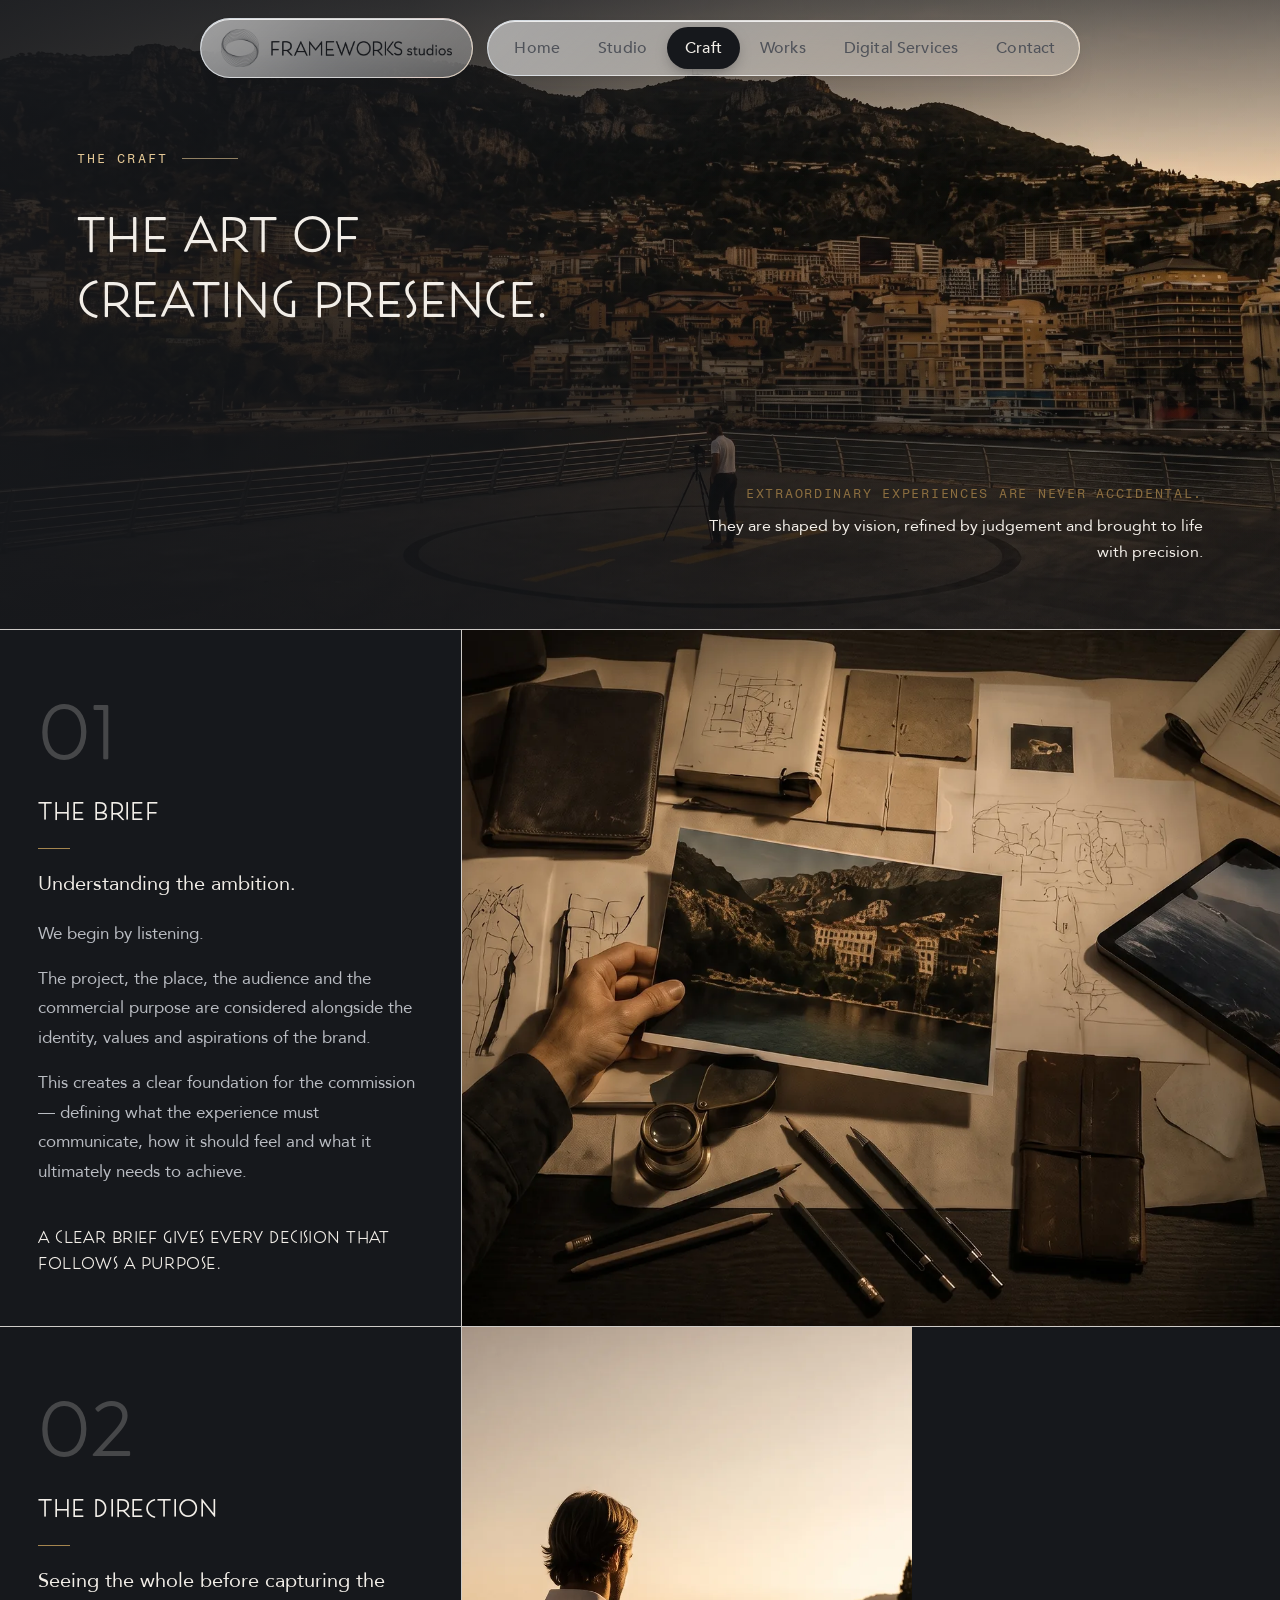
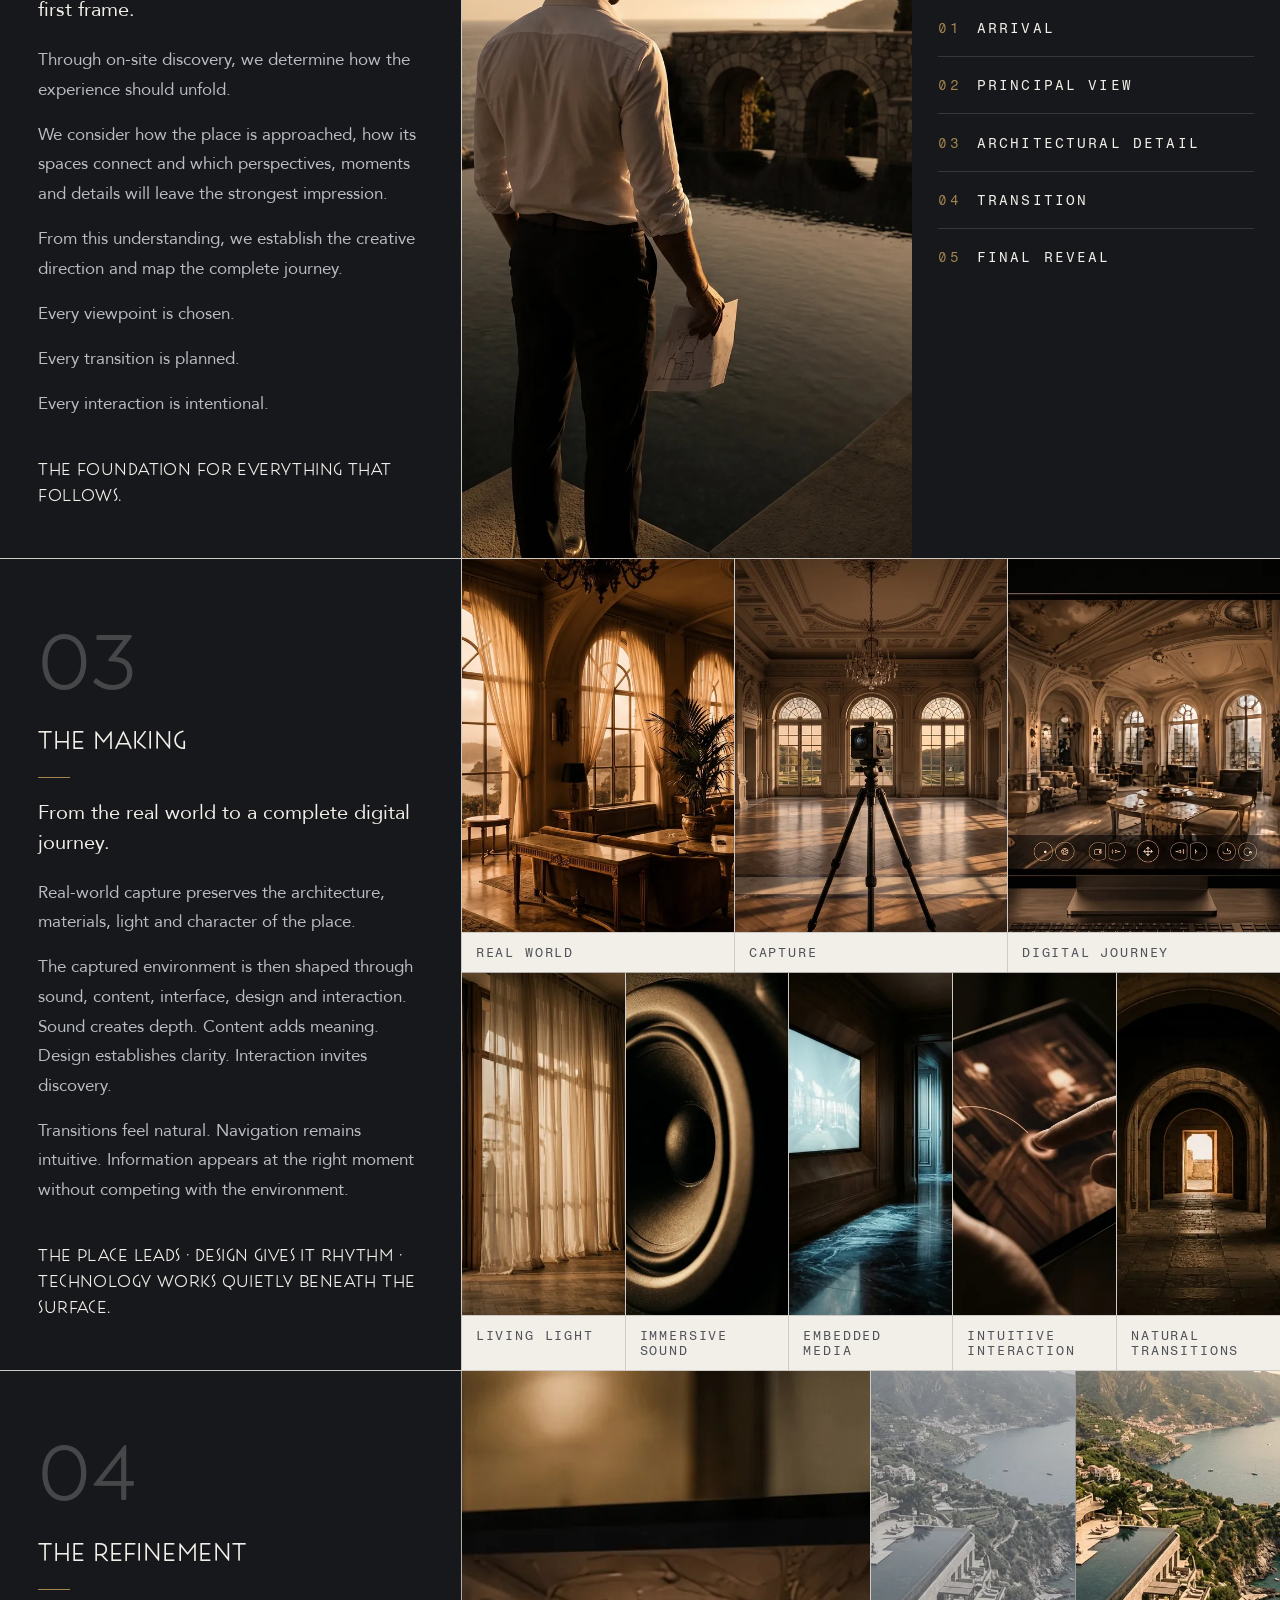
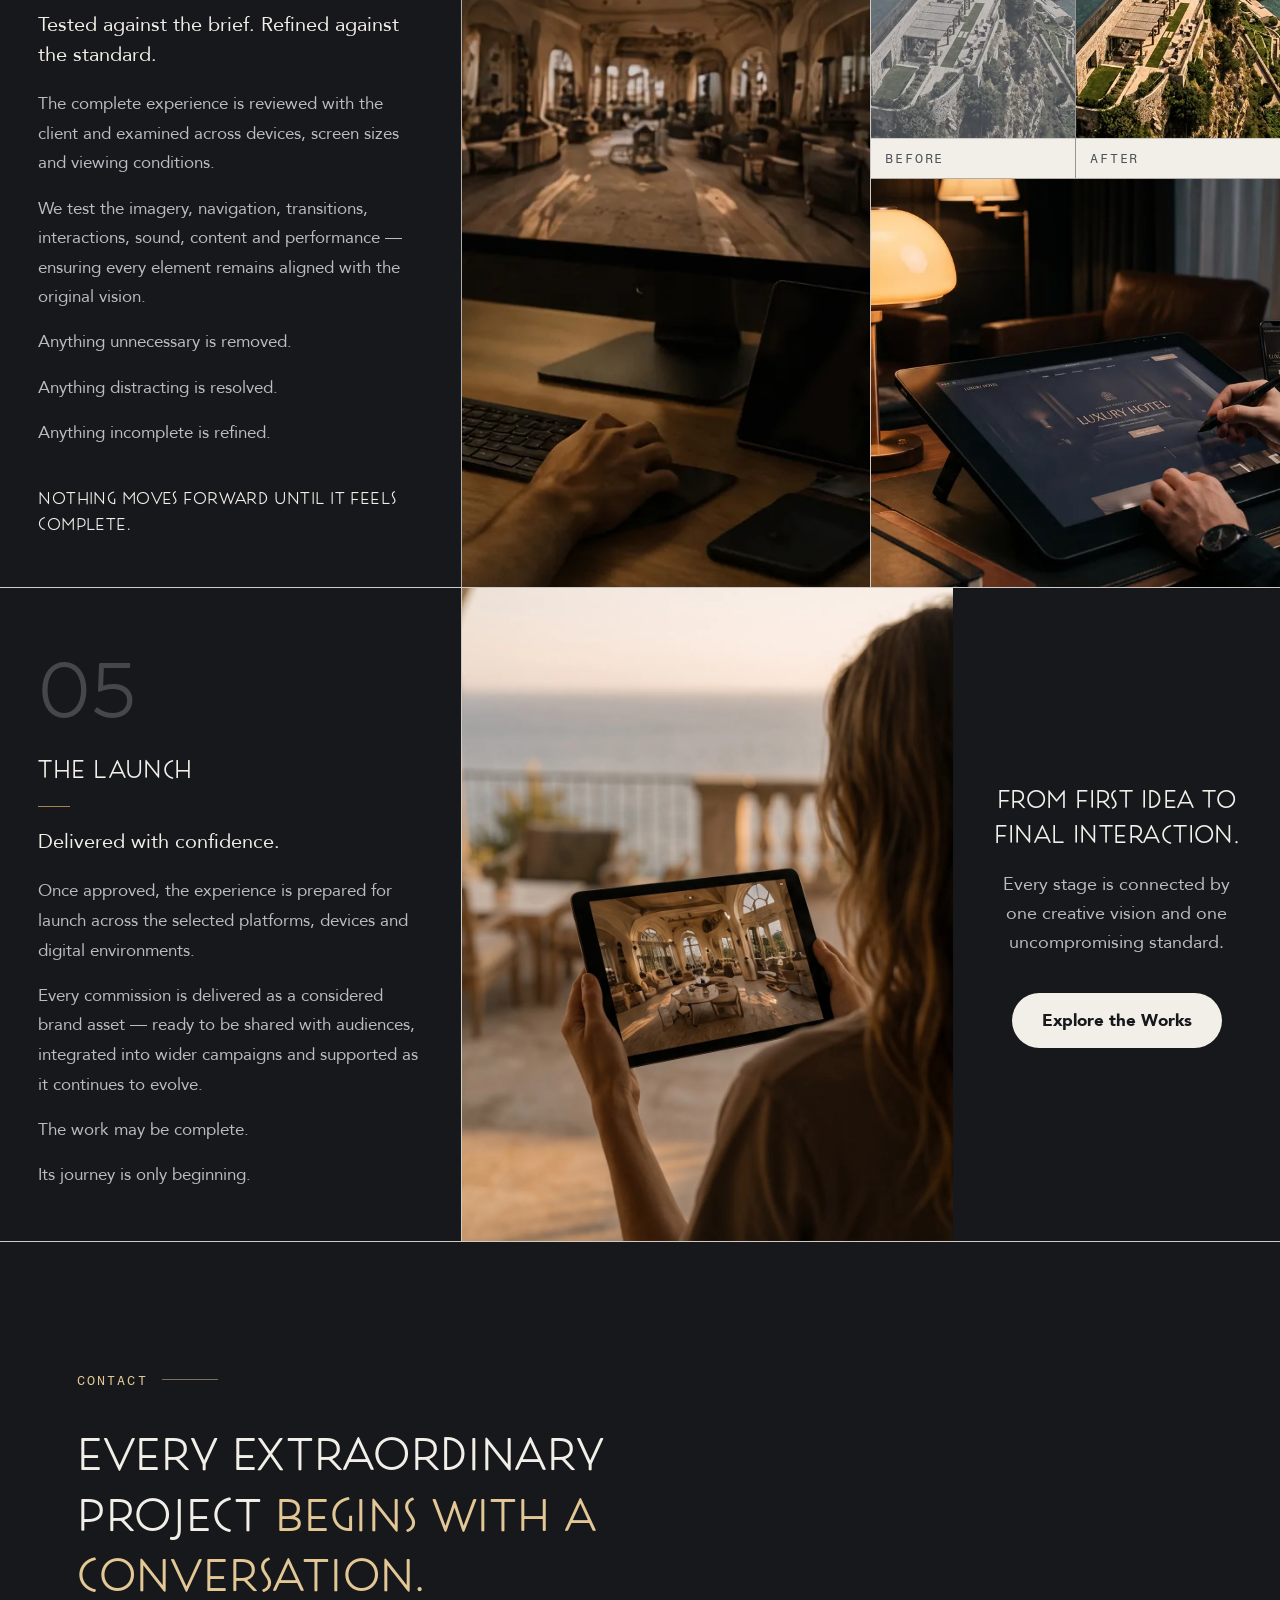
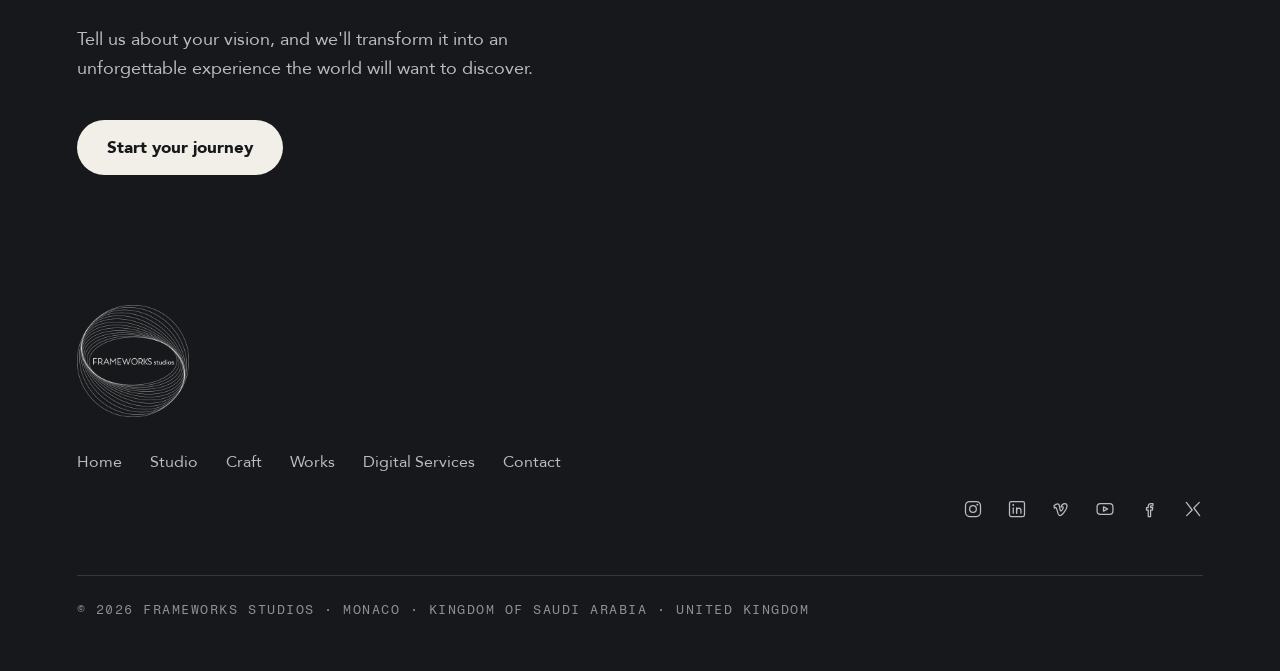
<file: craft.html>
<!DOCTYPE html>
<html lang="en">
<head>
<title>The Craft — From First Idea to Final Interaction | Frameworks Studios</title>
<meta name="description" content="How a Frameworks commission is created: the brief, the creative direction, real-world capture and making, refinement against the standard, and launch." />
<link rel="canonical" href="https://www.frameworksstudios.com/craft" />
<meta property="og:type" content="website" />
<meta property="og:title" content="The Craft — From First Idea to Final Interaction | Frameworks Studios" />
<meta property="og:description" content="How a Frameworks commission is created: the brief, the creative direction, real-world capture and making, refinement against the standard, and launch." />
<meta property="og:url" content="https://www.frameworksstudios.com/craft" />
<meta name="twitter:card" content="summary" />
<!-- #region SHARED:head — everything below is identical on every page. The
     per-page title, description, canonical and og:url sit above this block. -->
<meta charset="UTF-8" />
<meta name="viewport" content="width=device-width, initial-scale=1.0" />
<meta name="theme-color" content="#F2EEE8" />
<link rel="icon" href="/assets/brand/favicon.ico?v=4" sizes="16x16 32x32 48x48" />
<link rel="icon" href="/assets/brand/favicon-32.png?v=4" type="image/png" sizes="32x32" />
<link rel="icon" href="/assets/brand/favicon-48.png?v=4" type="image/png" sizes="48x48" />
<link rel="icon" href="/assets/brand/icon-192.png?v=4" type="image/png" sizes="192x192" />
<link rel="apple-touch-icon" href="/assets/brand/apple-touch-icon.png?v=4" />
<meta property="og:image" content="https://www.frameworksstudios.com/assets/brand/og-thumb.png?v=4" />
<meta property="og:image:type" content="image/png" />
<meta property="og:image:width" content="240" />
<meta property="og:image:height" content="240" />
<meta property="og:image:alt" content="Frameworks Studios" />
<meta property="og:site_name" content="Frameworks Studios" />
<meta name="twitter:image" content="https://www.frameworksstudios.com/assets/brand/og-thumb.png?v=4" />
<link rel="preconnect" href="https://fonts.googleapis.com">
<link rel="preconnect" href="https://fonts.gstatic.com" crossorigin>
<!-- Fragment Mono is the only remaining webfont: display and body are self-hosted
     in /assets/fonts and declared in site.css. -->
<link href="https://fonts.googleapis.com/css2?family=Fragment+Mono:ital@0;1&display=swap" rel="stylesheet">
<link rel="preload" href="/assets/fonts/posterama-1933-light.woff2" as="font" type="font/woff2" crossorigin>
<link rel="preload" href="/assets/fonts/avenir-roman.woff2" as="font" type="font/woff2" crossorigin>
<link rel="stylesheet" href="/assets/site.css">
<!-- Google Analytics (GA4). Lives in SHARED:head so every page is measured;
     edit here and run tools/sync-partials.py to propagate. -->
<link rel="preconnect" href="https://www.googletagmanager.com">
<script async src="https://www.googletagmanager.com/gtag/js?id=G-W3KDPFNMYQ"></script>
<script>
  window.dataLayer = window.dataLayer || [];
  function gtag(){dataLayer.push(arguments);}
  gtag('js', new Date());
  gtag('config', 'G-W3KDPFNMYQ');
</script>
<!-- #endregion SHARED:head -->
<!-- page overrides, after site.css so equal-specificity rules win -->
<link rel="stylesheet" href="/assets/craft.css">
</head>
<body data-page="craft">

<!-- #region SHARED:nav — canonical copy lives in index.html. After editing it run
     tools/sync-partials.py; the only per-page difference is aria-current="page". -->
<nav class="nav-wrap" id="nav" aria-label="Primary">
  <a class="brandmark glass" href="/" aria-label="Frameworks Studios — home">
    <img class="mark" src="/assets/brand/mark-ink.png" alt="" width="96" height="96">
    <img class="wordmark" src="/assets/brand/wordmark-ink.png" alt="Frameworks Studios" width="582" height="48">
  </a>
  <div class="island glass">
    <span class="island-mini" aria-hidden="true"><span class="rec-dot"></span><img src="/assets/brand/mark-ink.png" alt="" width="96" height="96"></span>
    <!-- gen:nav-island -->
    <a href="/">Home</a>
    <a href="/studio">Studio</a>
    <a href="/craft" aria-current="page">Craft</a>
    <a href="/works">Works</a>
    <a href="/digital-services">Digital Services</a>
    <a href="/contact">Contact</a>
    <!-- /gen:nav-island -->
  </div>
  <button class="nav-toggle glass" type="button" aria-expanded="false" aria-controls="mobile-menu" aria-label="Menu"><i></i></button>
</nav>
<div class="mobile-menu" id="mobile-menu" hidden>
  <!-- gen:nav-drawer -->
  <a href="/">Home</a>
  <a href="/studio">Studio</a>
  <a href="/craft" aria-current="page">Craft</a>
  <a href="/works">Works</a>
  <a href="/digital-services">Digital Services</a>
  <a href="/contact">Contact</a>
  <!-- /gen:nav-drawer -->
  <div class="mobile-foot">
  <!-- gen:studio-line-drawer -->
  Monaco · Kingdom of Saudi Arabia · United Kingdom
  <!-- /gen:studio-line-drawer -->
  </div>
</div>
<!-- #endregion SHARED:nav -->

<main>
<header class="cf-hero">
  <div class="cf-hero-media">
      <img src="/assets/craft/hero.webp" alt="A photographer setting up a tripod on a terrace above the Monaco coastline at dawn" width="2400" height="1029" fetchpriority="high">
      </div>
  <div class="cf-hero-copy">
    <div class="eyebrow" data-decode>THE CRAFT</div>
    <h1>THE ART OF CREATING PRESENCE.</h1>
  </div>
  <div class="cf-hero-note" data-fade="520">
    <p class="cf-hero-statement">EXTRAORDINARY EXPERIENCES ARE NEVER ACCIDENTAL.</p>
    <p>They are shaped by vision, refined by judgement and brought to life with precision.</p>
  </div>
</header>


<!-- The five stages. Every row is the same two-column split — dark copy panel
     on the left, media on the right — and it never mirrors: the eye should
     find the next stage number in the same place every time. -->
<div class="stages">

  <section class="cstage stage-01">
    <div class="stage-copy">
      <span class="stage-num" aria-hidden="true">01</span>
      <h2 class="stage-title">THE BRIEF</h2>
      <span class="stage-rule" aria-hidden="true"></span>
      <p class="stage-lead">Understanding the ambition.</p>
      <p class="stage-body">We begin by listening.</p>
      <p class="stage-body">The project, the place, the audience and the commercial purpose are considered alongside the identity, values and aspirations of the brand.</p>
      <p class="stage-body">This creates a clear foundation for the commission — defining what the experience must communicate, how it should feel and what it ultimately needs to achieve.</p>
      <p class="stage-close">A CLEAR BRIEF GIVES EVERY DECISION THAT FOLLOWS A PURPOSE.</p>
    </div>
    <div class="stage-media">
      <div class="cf-slot cf-fill">
      <img src="/assets/craft/01-brief.webp" alt="Sketches, printed photographs and a tablet laid out on a studio table" width="1800" height="1012" loading="lazy" decoding="async">
      </div>
    </div>
  </section>

  <section class="cstage stage-02">
    <div class="stage-copy">
      <span class="stage-num" aria-hidden="true">02</span>
      <h2 class="stage-title">THE DIRECTION</h2>
      <span class="stage-rule" aria-hidden="true"></span>
      <p class="stage-lead">Seeing the whole before capturing the first frame.</p>
      <p class="stage-body">Through on-site discovery, we determine how the experience should unfold.</p>
      <p class="stage-body">We consider how the place is approached, how its spaces connect and which perspectives, moments and details will leave the strongest impression.</p>
      <p class="stage-body">From this understanding, we establish the creative direction and map the complete journey.</p>
      <p class="stage-body">Every viewpoint is chosen.</p>
      <p class="stage-body">Every transition is planned.</p>
      <p class="stage-body">Every interaction is intentional.</p>
      <p class="stage-close">THE FOUNDATION FOR EVERYTHING THAT FOLLOWS.</p>
    </div>
    <div class="stage-media m2">
      <div class="cf-slot cf-fill">
      <img src="/assets/craft/02-direction.webp" alt="A director at the edge of an infinity pool, looking out over the sea" width="1200" height="1500" loading="lazy" decoding="async">
      </div>
      <div class="viewpoints">
        <ol>
          <li><span class="vp-num">01</span>ARRIVAL</li>
          <li><span class="vp-num">02</span>PRINCIPAL VIEW</li>
          <li><span class="vp-num">03</span>ARCHITECTURAL DETAIL</li>
          <li><span class="vp-num">04</span>TRANSITION</li>
          <li><span class="vp-num">05</span>FINAL REVEAL</li>
        </ol>
      </div>
    </div>
  </section>

  <section class="cstage stage-03">
    <div class="stage-copy">
      <span class="stage-num" aria-hidden="true">03</span>
      <h2 class="stage-title">THE MAKING</h2>
      <span class="stage-rule" aria-hidden="true"></span>
      <p class="stage-lead">From the real world to a complete digital journey.</p>
      <p class="stage-body">Real-world capture preserves the architecture, materials, light and character of the place.</p>
      <p class="stage-body">The captured environment is then shaped through sound, content, interface, design and interaction. Sound creates depth. Content adds meaning. Design establishes clarity. Interaction invites discovery.</p>
      <p class="stage-body">Transitions feel natural. Navigation remains intuitive. Information appears at the right moment without competing with the environment.</p>
      <p class="stage-close">THE PLACE LEADS · DESIGN GIVES IT RHYTHM · TECHNOLOGY WORKS QUIETLY BENEATH THE SURFACE.</p>
    </div>
    <div class="stage-media m3">
      <div class="m3-top">
        <figure class="cf-fig">
          <div class="cf-slot">
      <img src="/assets/craft/03-a.webp" alt="A sunlit belle-époque salon with tall arched windows" width="1200" height="675" loading="lazy" decoding="async">
      </div>
          <figcaption class="cf-cap">REAL WORLD</figcaption>
        </figure>
        <figure class="cf-fig">
          <div class="cf-slot">
      <img src="/assets/craft/03-b.webp" alt="A 360° camera on a tripod in the centre of the empty salon" width="1200" height="675" loading="lazy" decoding="async">
      </div>
          <figcaption class="cf-cap">CAPTURE</figcaption>
        </figure>
        <figure class="cf-fig">
          <div class="cf-slot">
      <img src="/assets/craft/03-c.webp" alt="The finished virtual tour of the salon running on a widescreen monitor" width="1200" height="675" loading="lazy" decoding="async">
      </div>
          <figcaption class="cf-cap">DIGITAL JOURNEY</figcaption>
        </figure>
      </div>
      <!-- Five across on a wide screen; a snapping scroller on a phone, where a
           five-wide grid would leave each cell too small to read. -->
      <div class="m3-bot">
        <figure class="cf-fig">
          <div class="cf-slot cf-43">
      <img src="/assets/craft/03-1.webp" alt="Sheer curtains at a tall window, backlit by low sun" width="800" height="600" loading="lazy" decoding="async">
      </div>
          <figcaption class="cf-cap">LIVING LIGHT</figcaption>
        </figure>
        <figure class="cf-fig">
          <div class="cf-slot cf-43">
      <img src="/assets/craft/03-2.webp" alt="Close detail of a speaker driver set into a dark cabinet" width="800" height="600" loading="lazy" decoding="async">
      </div>
          <figcaption class="cf-cap">IMMERSIVE SOUND</figcaption>
        </figure>
        <figure class="cf-fig">
          <div class="cf-slot cf-43">
      <img src="/assets/craft/03-3.webp" alt="A glowing screen recessed into the wall of a dark corridor" width="800" height="600" loading="lazy" decoding="async">
      </div>
          <figcaption class="cf-cap">EMBEDDED MEDIA</figcaption>
        </figure>
        <figure class="cf-fig">
          <div class="cf-slot cf-43">
      <img src="/assets/craft/03-4.webp" alt="A fingertip touching a tablet, tracing light across the screen" width="800" height="600" loading="lazy" decoding="async">
      </div>
          <figcaption class="cf-cap">INTUITIVE INTERACTION</figcaption>
        </figure>
        <figure class="cf-fig">
          <div class="cf-slot cf-43">
      <img src="/assets/craft/03-5.webp" alt="A run of stone archways receding towards a lit doorway" width="800" height="600" loading="lazy" decoding="async">
      </div>
          <figcaption class="cf-cap">NATURAL TRANSITIONS</figcaption>
        </figure>
      </div>
    </div>
  </section>

  <section class="cstage stage-04">
    <div class="stage-copy">
      <span class="stage-num" aria-hidden="true">04</span>
      <h2 class="stage-title">THE REFINEMENT</h2>
      <span class="stage-rule" aria-hidden="true"></span>
      <p class="stage-lead">Tested against the brief. Refined against the standard.</p>
      <p class="stage-body">The complete experience is reviewed with the client and examined across devices, screen sizes and viewing conditions.</p>
      <p class="stage-body">We test the imagery, navigation, transitions, interactions, sound, content and performance — ensuring every element remains aligned with the original vision.</p>
      <p class="stage-body">Anything unnecessary is removed.</p>
      <p class="stage-body">Anything distracting is resolved.</p>
      <p class="stage-body">Anything incomplete is refined.</p>
      <p class="stage-close">NOTHING MOVES FORWARD UNTIL IT FEELS COMPLETE.</p>
    </div>
    <div class="stage-media m4">
      <div class="cf-slot cf-fill">
      <img src="/assets/craft/04-review.webp" alt="Two of the team reviewing the experience on a monitor, a headset on the desk" width="1400" height="875" loading="lazy" decoding="async">
      </div>
      <div class="m4-stack">
        <div class="cf-compare">
          <figure class="cf-fig">
            <div class="cf-slot cf-169">
      <img src="/assets/craft/04-before.webp" alt="The aerial plate before grading — flat and low in contrast" width="1000" height="562" loading="lazy" decoding="async">
      </div>
            <figcaption class="cf-cap">BEFORE</figcaption>
          </figure>
          <figure class="cf-fig">
            <div class="cf-slot cf-169">
      <img src="/assets/craft/04-after.webp" alt="The same aerial frame after grading — warm, contrasty and luminous" width="1000" height="562" loading="lazy" decoding="async">
      </div>
            <figcaption class="cf-cap">AFTER</figcaption>
          </figure>
        </div>
        <div class="cf-slot cf-fill cf-grade">
      <img src="/assets/craft/04-grade.webp" alt="A designer refining the layout on a pen display, the same site mirrored on a laptop and phone" width="1400" height="600" loading="lazy" decoding="async">
      </div>
      </div>
    </div>
  </section>

  <section class="cstage stage-05">
    <div class="stage-copy">
      <span class="stage-num" aria-hidden="true">05</span>
      <h2 class="stage-title">THE LAUNCH</h2>
      <span class="stage-rule" aria-hidden="true"></span>
      <p class="stage-lead">Delivered with confidence.</p>
      <p class="stage-body">Once approved, the experience is prepared for launch across the selected platforms, devices and digital environments.</p>
      <p class="stage-body">Every commission is delivered as a considered brand asset — ready to be shared with audiences, integrated into wider campaigns and supported as it continues to evolve.</p>
      <p class="stage-body">The work may be complete.</p>
      <p class="stage-body">Its journey is only beginning.</p>
    </div>
    <div class="stage-media m5">
      <div class="cf-slot cf-fill">
      <img src="/assets/craft/05-launch.webp" alt="A woman on a terrace exploring the finished tour on a tablet" width="1200" height="1500" loading="lazy" decoding="async">
      </div>
      <div class="cf-close-panel">
        <p class="cf-close-statement">FROM FIRST IDEA TO FINAL INTERACTION.</p>
        <p class="cf-close-body">Every stage is connected by one creative vision and one uncompromising standard.</p>
        <a class="btn-ivory" href="/works">Explore the Works</a>
      </div>
    </div>
  </section>

</div>
</main>

<!-- #region SHARED:cta -->
<section class="contact" id="contact">
  <div class="eyebrow reveal">Contact</div>
  <h2 class="reveal">Every extraordinary project <em>begins with a conversation.</em></h2>
  <p class="reveal">Tell us about your vision, and we'll transform it into an unforgettable experience the world will want to discover.</p>
  <a class="btn-ivory reveal" href="/contact">Start your journey</a>
</section>
<!-- #endregion SHARED:cta -->

<!-- #region SHARED:foot -->
<footer class="site-foot">
  <a class="footer-mark" href="/" aria-label="Frameworks Studios — home">
    <img src="/assets/brand/lockup-ivory.png" alt="Frameworks Studios" width="320" height="320">
  </a>
  <nav class="footer-nav" aria-label="Footer">
    <!-- gen:nav-footer -->
    <a href="/">Home</a> <a href="/studio">Studio</a> <a href="/craft" aria-current="page">Craft</a> <a href="/works">Works</a> <a href="/digital-services">Digital Services</a> <a href="/contact">Contact</a>
    <!-- /gen:nav-footer -->
  </nav>
  <!-- gen:member-of -->

  <!-- /gen:member-of -->
  <div class="footer-social">
    <!-- gen:social -->
    <a href="https://www.instagram.com/framework.studio_/" target="_blank" rel="noopener noreferrer" aria-label="Frameworks Studios on Instagram"><svg viewBox="0 0 24 24" width="20" height="20" fill="none" stroke="currentColor" stroke-width="1.5" stroke-linecap="round" stroke-linejoin="round" aria-hidden="true" focusable="false"><rect x="3" y="3" width="18" height="18" rx="5"/><circle cx="12" cy="12" r="4"/><circle cx="17.2" cy="6.8" r="1.1" fill="currentColor" stroke="none"/></svg></a>
    <a href="https://www.linkedin.com/company/frameworksstudios/" target="_blank" rel="noopener noreferrer" aria-label="Frameworks Studios on LinkedIn"><svg viewBox="0 0 24 24" width="20" height="20" fill="none" stroke="currentColor" stroke-width="1.5" stroke-linecap="round" stroke-linejoin="round" aria-hidden="true" focusable="false"><rect x="3" y="3" width="18" height="18" rx="2"/><line x1="7.5" y1="10.5" x2="7.5" y2="17"/><circle cx="7.5" cy="7.2" r="1.1" fill="currentColor" stroke="none"/><path d="M11.5 17v-3.6a2.6 2.6 0 0 1 5.2 0V17"/><line x1="11.5" y1="10.5" x2="11.5" y2="17"/></svg></a>
    <a href="https://vimeo.com/frameworksstudio" target="_blank" rel="noopener noreferrer" aria-label="Frameworks Studios on Vimeo"><svg viewBox="0 0 24 24" width="20" height="20" fill="none" stroke="currentColor" stroke-width="1.5" stroke-linecap="round" stroke-linejoin="round" aria-hidden="true" focusable="false"><path d="M3.5 8.2c1.6-1.5 3-2.3 4.1-2.4 1.4-.2 2.3.8 2.6 2.9.3 2.3.5 3.7.7 4.2.3 1 .7 1.5 1.1 1.5.3 0 .8-.5 1.5-1.5.7-1 1.1-1.8 1.1-2.3.1-.9-.3-1.4-1.2-1.4-.4 0-.9.1-1.3.3.8-2.7 2.4-4 4.7-3.9 1.7.1 2.5 1.2 2.4 3.3-.1 1.6-1.2 3.8-3.2 6.6-2.1 2.9-3.9 4.4-5.3 4.4-.9 0-1.7-.9-2.3-2.6l-1.3-4.6c-.5-1.7-1-2.6-1.5-2.6-.1 0-.6.3-1.4.9z"/></svg></a>
    <a href="https://www.youtube.com/@Frameworks_Studios" target="_blank" rel="noopener noreferrer" aria-label="Frameworks Studios on YouTube"><svg viewBox="0 0 24 24" width="20" height="20" fill="none" stroke="currentColor" stroke-width="1.5" stroke-linecap="round" stroke-linejoin="round" aria-hidden="true" focusable="false"><rect x="2.5" y="5.5" width="19" height="13" rx="4"/><path d="M10.2 9.4l5 2.6-5 2.6z"/></svg></a>
    <a href="https://www.facebook.com/frmworkstudio" target="_blank" rel="noopener noreferrer" aria-label="Frameworks Studios on Facebook"><svg viewBox="0 0 24 24" width="20" height="20" fill="none" stroke="currentColor" stroke-width="1.5" stroke-linecap="round" stroke-linejoin="round" aria-hidden="true" focusable="false"><path d="M14.5 8.2h2.2V5.4h-2.2c-1.9 0-3.4 1.5-3.4 3.4v1.6H9v2.8h2.1V21h2.8v-7.8h2.2l.4-2.8h-2.6V8.8c0-.3.3-.6.6-.6z"/></svg></a>
    <a href="https://x.com/frmwork_studio" target="_blank" rel="noopener noreferrer" aria-label="Frameworks Studios on X"><svg viewBox="0 0 24 24" width="20" height="20" fill="none" stroke="currentColor" stroke-width="1.5" stroke-linecap="round" stroke-linejoin="round" aria-hidden="true" focusable="false"><path d="M4 4l7 9.2L4.4 20"/><path d="M20 20l-7-9.2L19.6 4"/></svg></a>
    <!-- /gen:social -->
  </div>
  <div class="footer-bar">
    <!-- gen:copyright -->
    <span>© 2026 FRAMEWORKS STUDIOS · MONACO · KINGDOM OF SAUDI ARABIA · UNITED KINGDOM</span>
    <!-- /gen:copyright -->
  </div>
</footer>
<!-- #endregion SHARED:foot -->

<script src="/assets/site.js" defer></script>
</body>
</html>
</file>
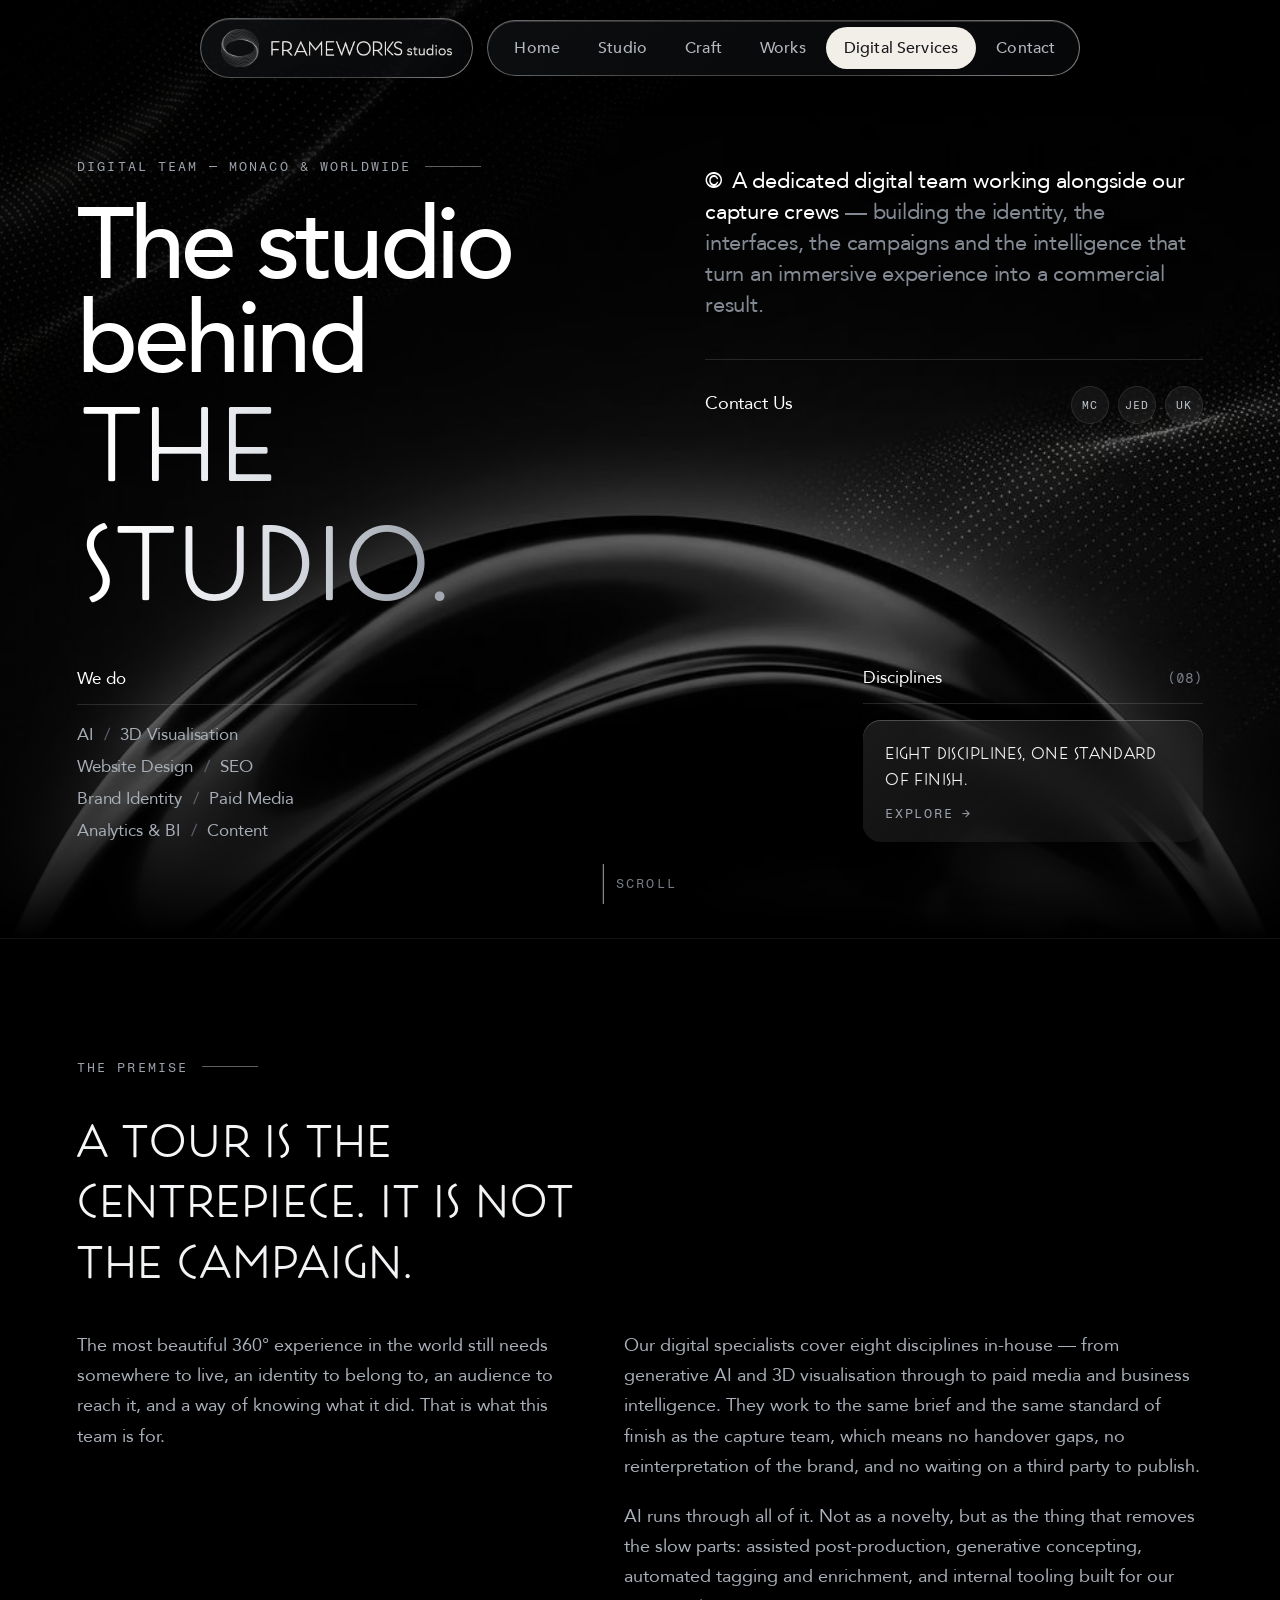
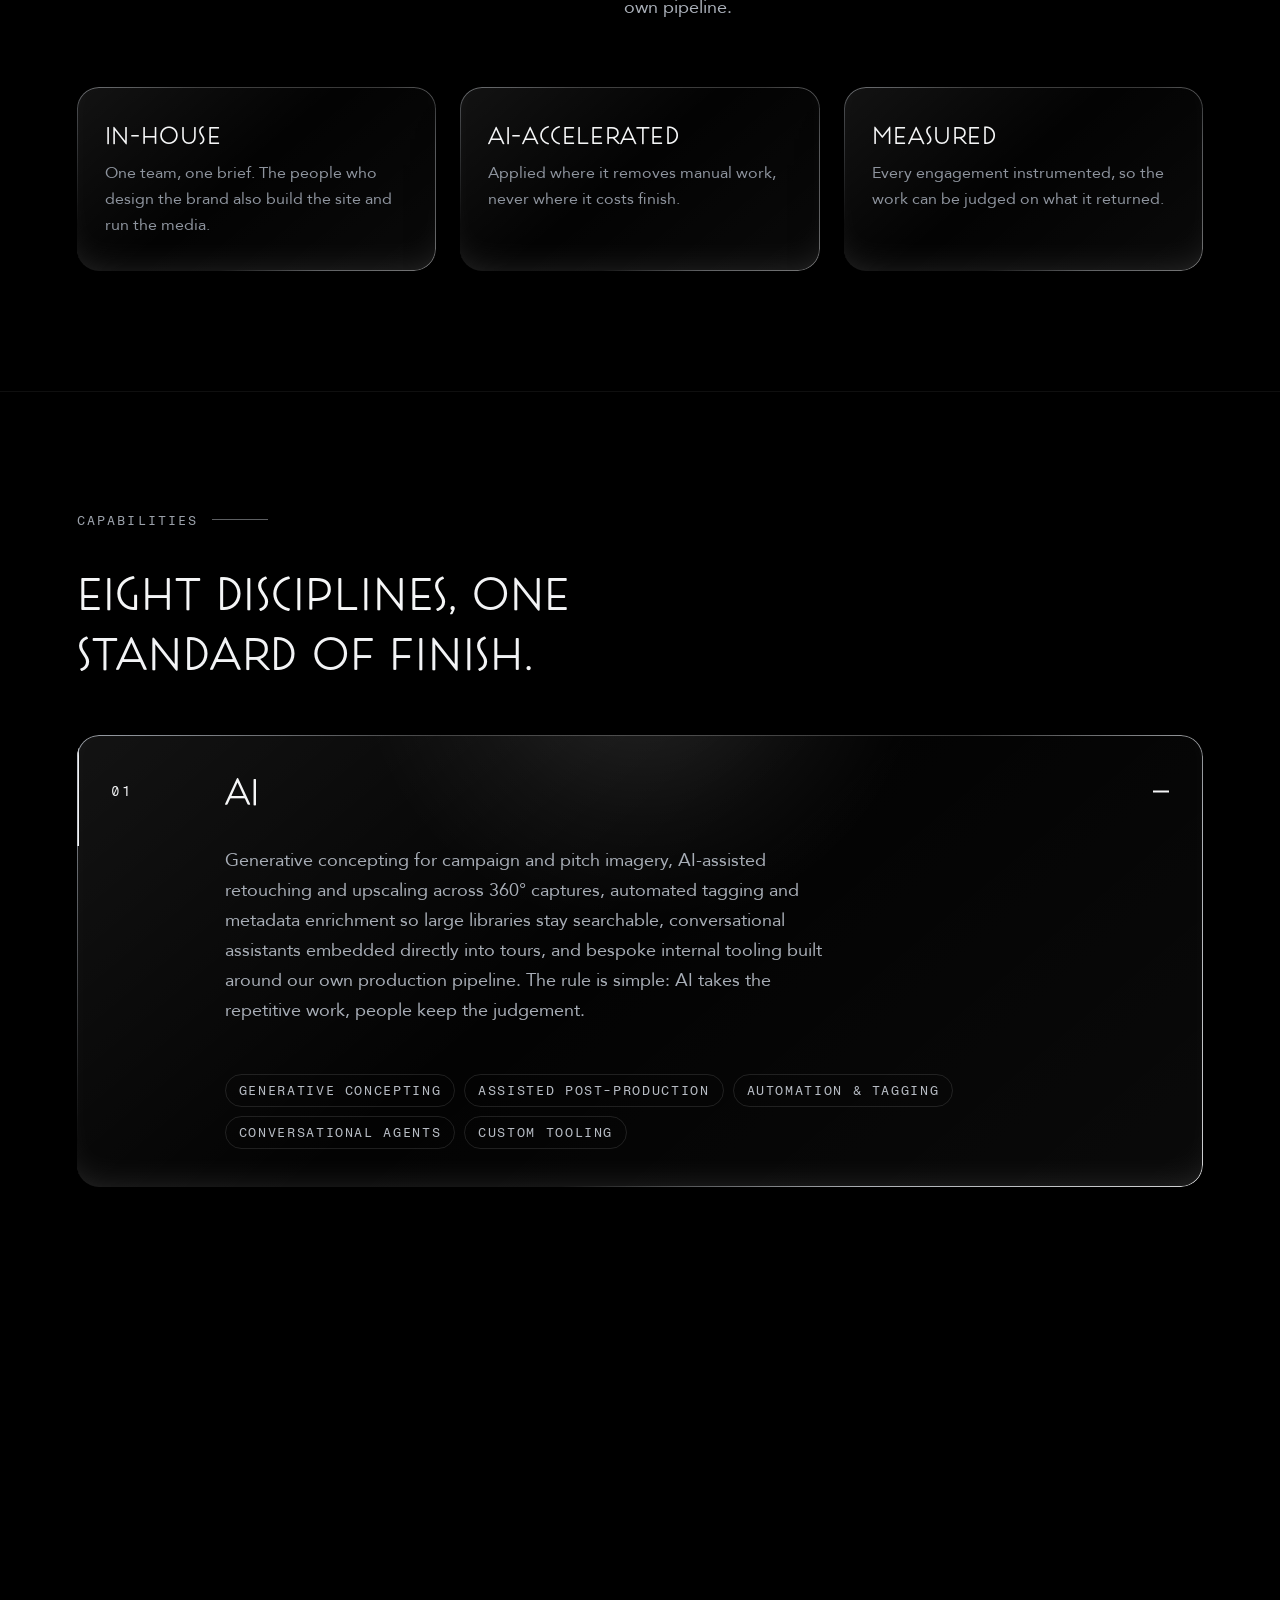
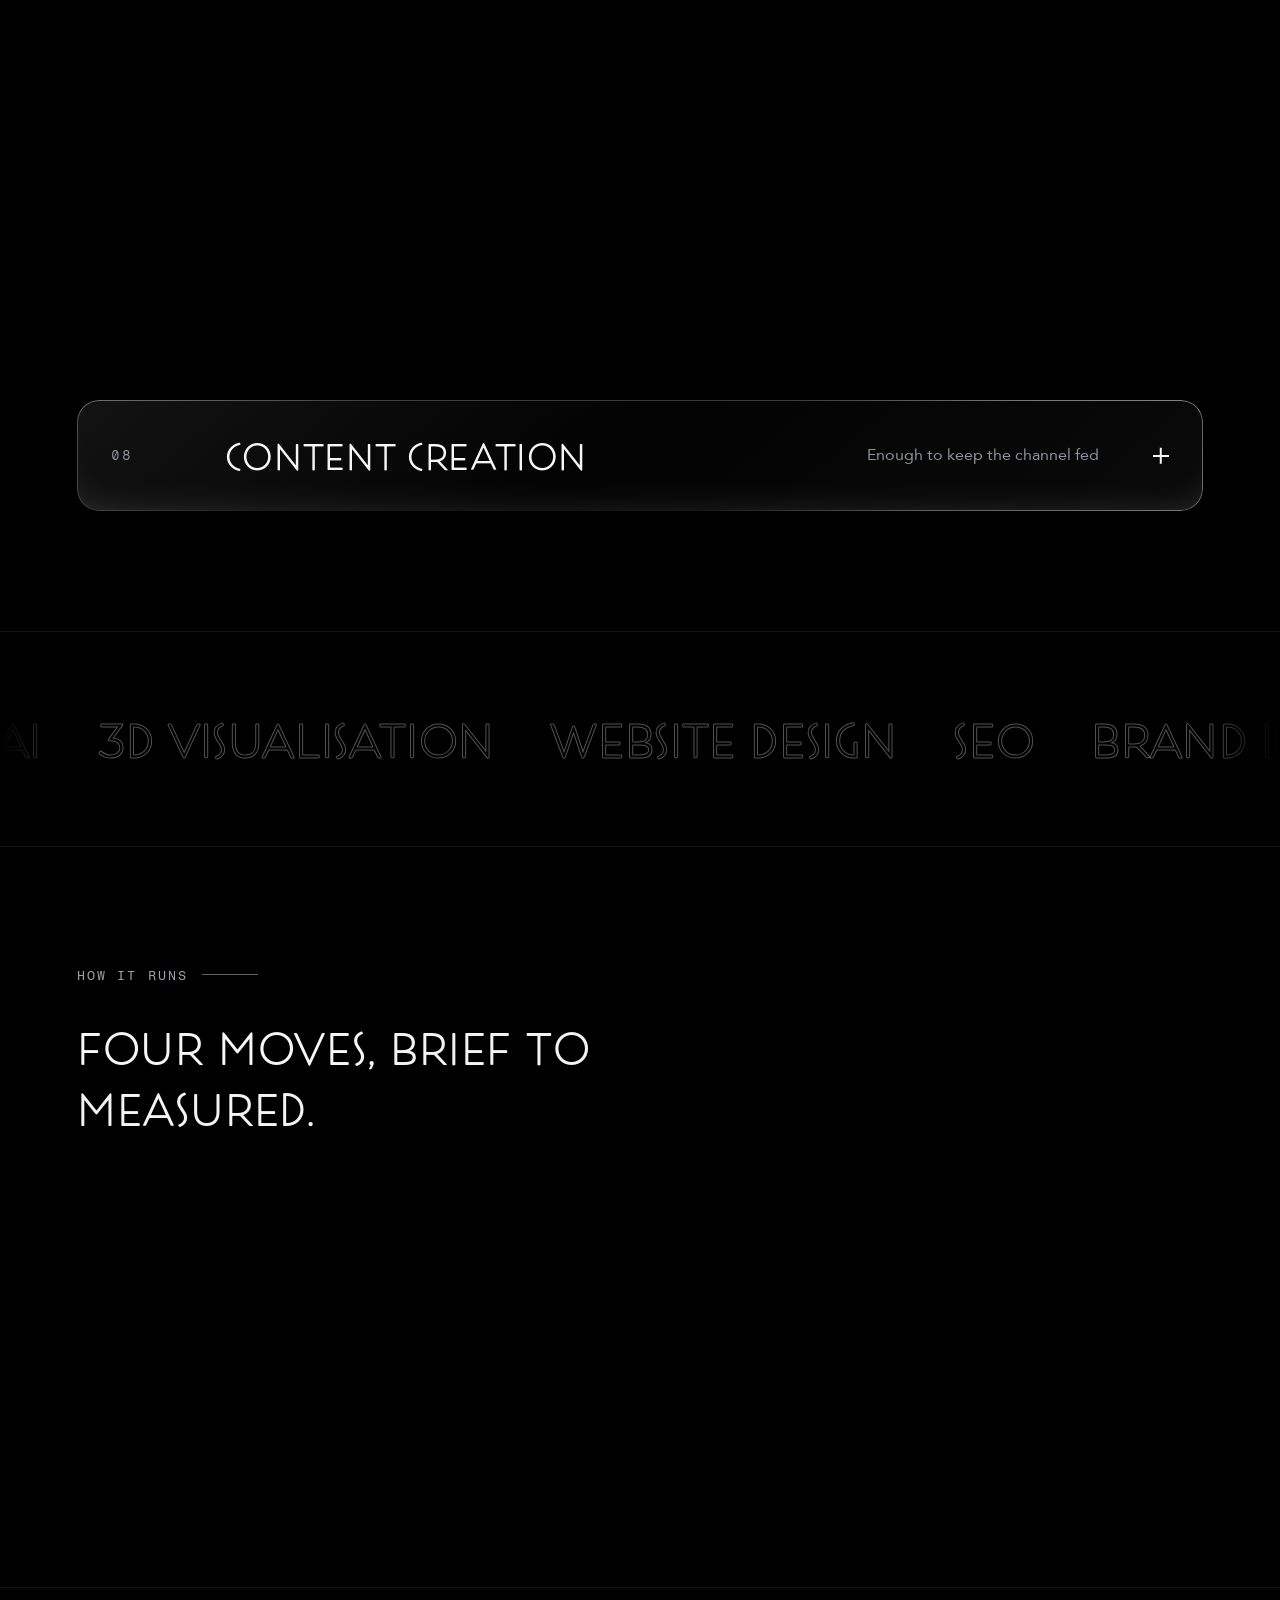
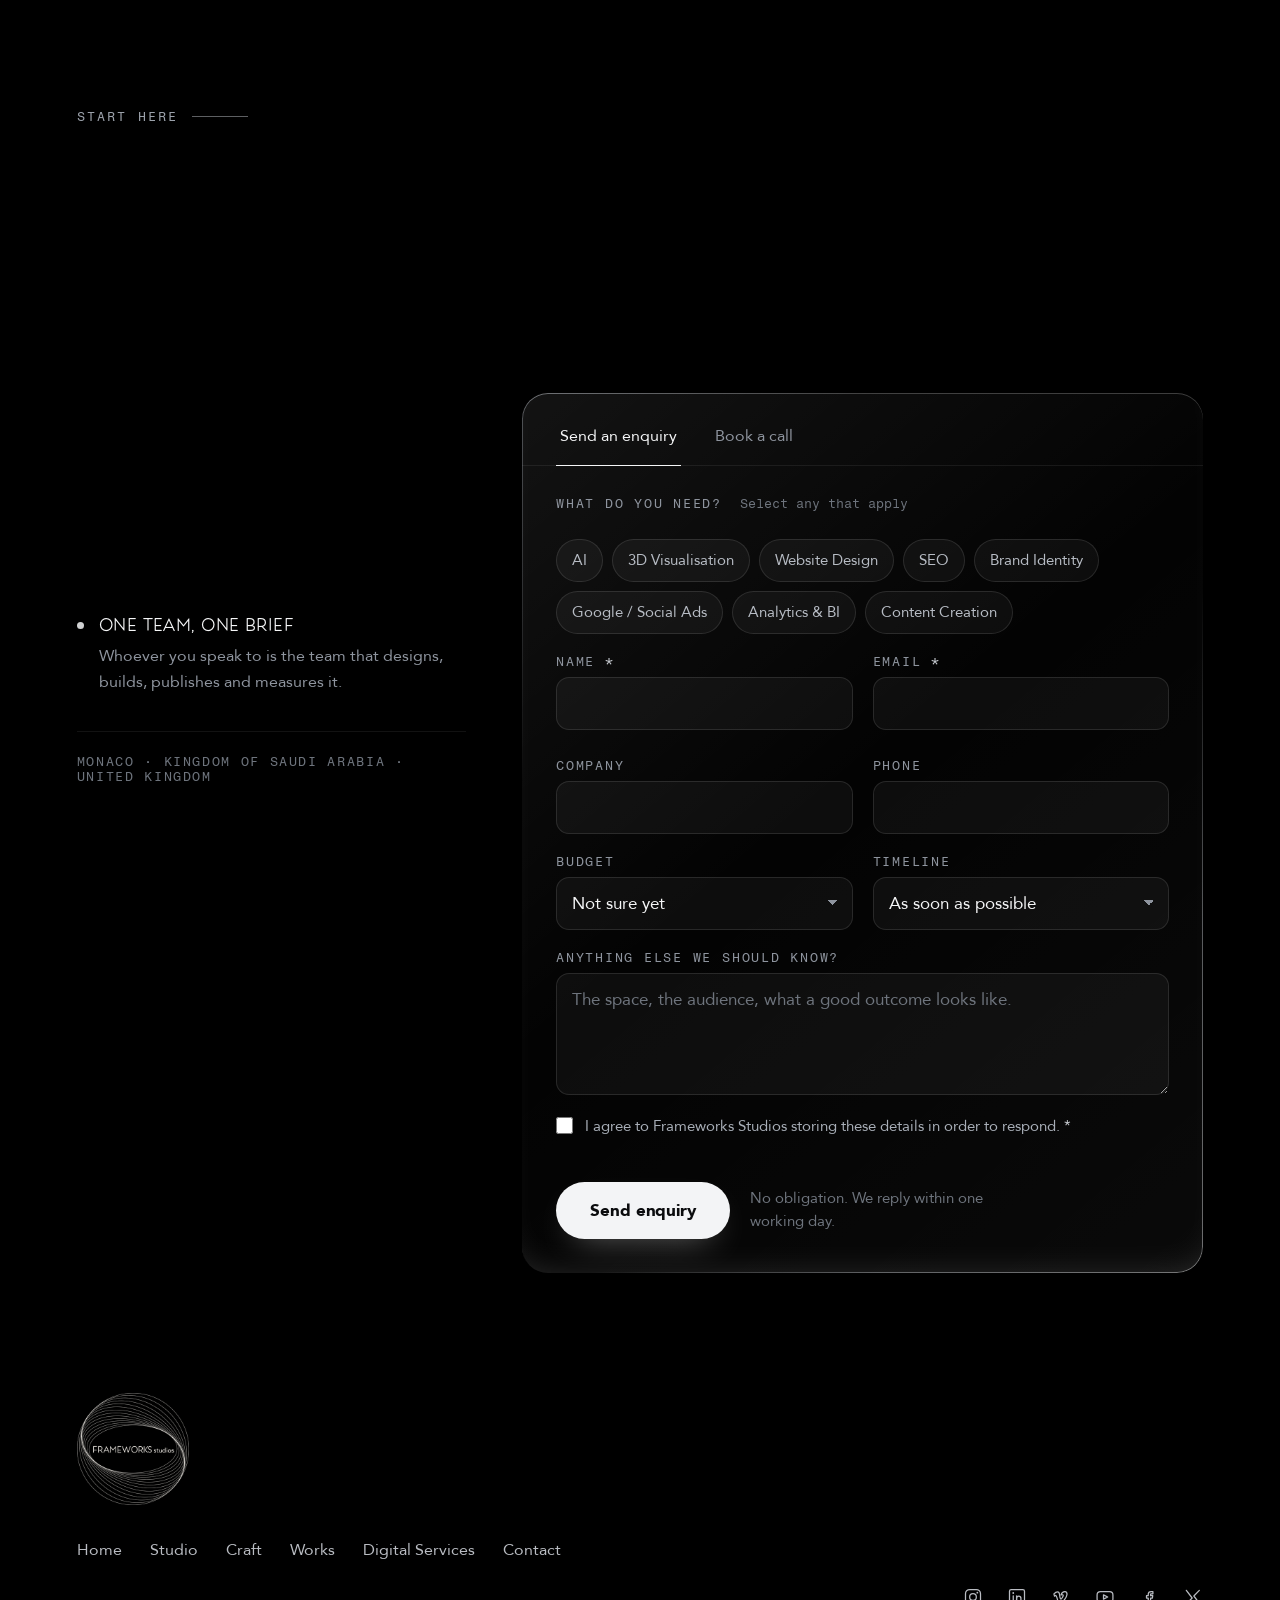
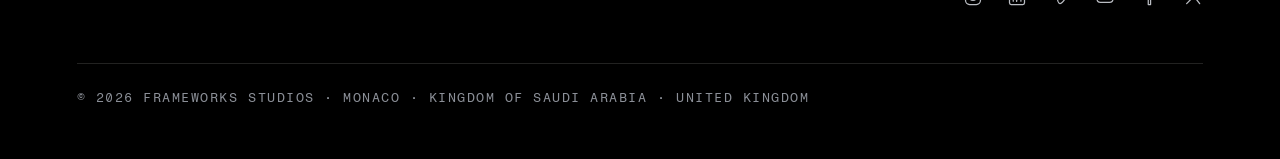
<file: digital-services.html>
<!DOCTYPE html>
<html lang="en">
<head>
<title>Digital Services — VR Tours, Brochures &amp; Google Integration | Frameworks Studios</title>
<meta name="description" content="Immersive 360° tours, interactive digital brochures, Google Street View and Business Profile integration, brand identity, AI-assisted post-production and bespoke UI/UX." />
<link rel="canonical" href="https://www.frameworksstudios.com/digital-services" />
<meta property="og:type" content="website" />
<meta property="og:title" content="Digital Services — VR Tours, Brochures &amp; Google Integration | Frameworks Studios" />
<meta property="og:description" content="Immersive 360° tours, interactive digital brochures, Google Street View and Business Profile integration, brand identity, AI-assisted post-production and bespoke UI/UX." />
<meta property="og:url" content="https://www.frameworksstudios.com/digital-services" />
<meta name="twitter:card" content="summary" />
<!-- this page is dark; the first theme-color wins, so it precedes the shared one -->
<meta name="theme-color" content="#08090B" />
<!-- #region SHARED:head — everything below is identical on every page. The
     per-page title, description, canonical and og:url sit above this block. -->
<meta charset="UTF-8" />
<meta name="viewport" content="width=device-width, initial-scale=1.0" />
<meta name="theme-color" content="#F2EEE8" />
<link rel="icon" href="/assets/brand/favicon.ico?v=4" sizes="16x16 32x32 48x48" />
<link rel="icon" href="/assets/brand/favicon-32.png?v=4" type="image/png" sizes="32x32" />
<link rel="icon" href="/assets/brand/favicon-48.png?v=4" type="image/png" sizes="48x48" />
<link rel="icon" href="/assets/brand/icon-192.png?v=4" type="image/png" sizes="192x192" />
<link rel="apple-touch-icon" href="/assets/brand/apple-touch-icon.png?v=4" />
<meta property="og:image" content="https://www.frameworksstudios.com/assets/brand/og-thumb.png?v=4" />
<meta property="og:image:type" content="image/png" />
<meta property="og:image:width" content="240" />
<meta property="og:image:height" content="240" />
<meta property="og:image:alt" content="Frameworks Studios" />
<meta property="og:site_name" content="Frameworks Studios" />
<meta name="twitter:image" content="https://www.frameworksstudios.com/assets/brand/og-thumb.png?v=4" />
<link rel="preconnect" href="https://fonts.googleapis.com">
<link rel="preconnect" href="https://fonts.gstatic.com" crossorigin>
<!-- Fragment Mono is the only remaining webfont: display and body are self-hosted
     in /assets/fonts and declared in site.css. -->
<link href="https://fonts.googleapis.com/css2?family=Fragment+Mono:ital@0;1&display=swap" rel="stylesheet">
<link rel="preload" href="/assets/fonts/posterama-1933-light.woff2" as="font" type="font/woff2" crossorigin>
<link rel="preload" href="/assets/fonts/avenir-roman.woff2" as="font" type="font/woff2" crossorigin>
<link rel="stylesheet" href="/assets/site.css">
<!-- Google Analytics (GA4). Lives in SHARED:head so every page is measured;
     edit here and run tools/sync-partials.py to propagate. -->
<link rel="preconnect" href="https://www.googletagmanager.com">
<script async src="https://www.googletagmanager.com/gtag/js?id=G-W3KDPFNMYQ"></script>
<script>
  window.dataLayer = window.dataLayer || [];
  function gtag(){dataLayer.push(arguments);}
  gtag('js', new Date());
  gtag('config', 'G-W3KDPFNMYQ');
</script>
<!-- #endregion SHARED:head -->
<!-- page overrides, after site.css so equal-specificity rules win -->
<link rel="stylesheet" href="/assets/digital.css">
</head>
<body data-page="digital-services" data-theme="dark">

<!-- #region SHARED:nav — canonical copy lives in index.html. After editing it run
     tools/sync-partials.py; the only per-page difference is aria-current="page". -->
<nav class="nav-wrap" id="nav" aria-label="Primary">
  <a class="brandmark glass" href="/" aria-label="Frameworks Studios — home">
    <img class="mark" src="/assets/brand/mark-ink.png" alt="" width="96" height="96">
    <img class="wordmark" src="/assets/brand/wordmark-ink.png" alt="Frameworks Studios" width="582" height="48">
  </a>
  <div class="island glass">
    <span class="island-mini" aria-hidden="true"><span class="rec-dot"></span><img src="/assets/brand/mark-ink.png" alt="" width="96" height="96"></span>
    <!-- gen:nav-island -->
    <a href="/">Home</a>
    <a href="/studio">Studio</a>
    <a href="/craft">Craft</a>
    <a href="/works">Works</a>
    <a href="/digital-services" aria-current="page">Digital Services</a>
    <a href="/contact">Contact</a>
    <!-- /gen:nav-island -->
  </div>
  <button class="nav-toggle glass" type="button" aria-expanded="false" aria-controls="mobile-menu" aria-label="Menu"><i></i></button>
</nav>
<div class="mobile-menu" id="mobile-menu" hidden>
  <!-- gen:nav-drawer -->
  <a href="/">Home</a>
  <a href="/studio">Studio</a>
  <a href="/craft">Craft</a>
  <a href="/works">Works</a>
  <a href="/digital-services" aria-current="page">Digital Services</a>
  <a href="/contact">Contact</a>
  <!-- /gen:nav-drawer -->
  <div class="mobile-foot">
  <!-- gen:studio-line-drawer -->
  Monaco · Kingdom of Saudi Arabia · United Kingdom
  <!-- /gen:studio-line-drawer -->
  </div>
</div>
<!-- #endregion SHARED:nav -->

<!-- Below the hero: a drifting dot field on canvas plus two soft light blooms,
     so the page carries the film's texture once the film itself has scrolled by. -->
<div class="bloom" aria-hidden="true"><i></i><i></i></div>
<div class="field" aria-hidden="true"></div>
<div class="progress" aria-hidden="true"></div>

<main>
<!-- COPY: the service descriptions below expand the client's capability list and
     are awaiting sign-off on wording. -->
<header class="dh">
  <!-- The film belongs to the hero and scrolls away with it. The <video> carries
       no src: digital.js adds one only when the visitor is not on a narrow
       screen, a metered connection or reduced motion. Without JavaScript the
       poster still shows, so the hero is never flat black. -->
  <div class="backdrop" aria-hidden="true">
    <video class="backdrop-film" poster="/assets/backdrop-poster.jpg"
           muted loop playsinline preload="none" data-src="/assets/backdrop.mp4"></video>
    <span class="backdrop-veil"></span>
  </div>
  <div class="dh-grid">
    <div class="dh-title">
      <div class="eyebrow" data-decode>DIGITAL TEAM — MONACO &amp; WORLDWIDE</div>
      <h1>
        <span class="dh-l1" data-split data-step="58">The studio behind</span>
        <span class="dh-l2" data-split data-step="74">the studio.</span>
      </h1>
    </div>

    <div class="dh-side">
      <p class="dh-lede" data-fade="440"><span class="dh-c">&copy;</span> A dedicated digital team working alongside our capture crews <span class="dim">— building the identity, the interfaces, the campaigns and the intelligence that turn an immersive experience into a commercial result.</span></p>
      <div class="dh-rule" data-fade="620"></div>
      <div class="dh-row" data-fade="700">
        <a class="dh-contact" href="/contact">Contact Us</a>
        <div class="dh-marks">
          <!-- gen:studio-marks -->
          <span class="dh-mark">MC</span>
          <span class="dh-mark">JED</span>
          <span class="dh-mark">UK</span>
          <!-- /gen:studio-marks -->
        </div>
      </div>
    </div>

    <div class="dh-do">
      <span class="dh-label" data-fade="760">We do</span>
      <div class="dh-do-list" data-fade="820">
        <span>AI <i>/</i> 3D Visualisation</span>
        <span>Website Design <i>/</i> SEO</span>
        <span>Brand Identity <i>/</i> Paid Media</span>
        <span>Analytics &amp; BI <i>/</i> Content</span>
      </div>
    </div>

    <div class="dh-feat" data-fade="880">
      <div class="dh-feat-head"><span>Disciplines</span><span>(08)</span></div>
      <a class="dh-feat-card" href="#services">
        <span class="dh-feat-line">Eight disciplines, one standard of finish.</span>
        <span class="dh-feat-go">Explore</span>
      </a>
    </div>
  </div>

  <div class="scroll-cue" aria-hidden="true"><i></i>Scroll</div>
</header>

<section class="dark-band">
  <div class="eyebrow" data-decode>THE PREMISE</div>
  <h2 data-split>A tour is the centrepiece. <em>It is not the campaign.</em></h2>
  <div class="two-col">
    <p data-fade>The most beautiful 360° experience in the world still needs somewhere to live, an identity to belong to, an audience to reach it, and a way of knowing what it did. That is what this team is for.</p>
    <div>
      <p data-fade="120">Our digital specialists cover eight disciplines in-house — from generative AI and 3D visualisation through to paid media and business intelligence. They work to the same brief and the same standard of finish as the capture team, which means no handover gaps, no reinterpretation of the brand, and no waiting on a third party to publish.</p>
      <p data-fade="220">AI runs through all of it. Not as a novelty, but as the thing that removes the slow parts: assisted post-production, generative concepting, automated tagging and enrichment, and internal tooling built for our own pipeline.</p>
    </div>
  </div>
  <div class="pillars">
    <div class="pillar" data-fade><b>In-house</b><span>One team, one brief. The people who design the brand also build the site and run the media.</span></div>
    <div class="pillar" data-fade="140"><b>AI-accelerated</b><span>Applied where it removes manual work, never where it costs finish.</span></div>
    <div class="pillar" data-fade="280"><b>Measured</b><span>Every engagement instrumented, so the work can be judged on what it returned.</span></div>
  </div>
</section>

<section class="dark-band" id="services">
  <div class="eyebrow" data-decode>CAPABILITIES</div>
  <h2 data-split>Eight disciplines, <em>one standard of finish.</em></h2>
  <div class="svc-list">
    <div class="svc" data-fade>
      <button class="svc-head" type="button" id="svc-01" aria-expanded="false" aria-controls="svc-01-panel">
        <span class="svc-num">01</span>
        <span class="svc-title">AI</span>
        <span class="svc-tease">Applied where it removes the slow parts</span>
        <span class="svc-plus" aria-hidden="true"></span>
      </button>
      <div class="svc-panel" id="svc-01-panel" role="region" aria-labelledby="svc-01">
        <div><div class="svc-body">
          <p>Generative concepting for campaign and pitch imagery, AI-assisted retouching and upscaling across 360° captures, automated tagging and metadata enrichment so large libraries stay searchable, conversational assistants embedded directly into tours, and bespoke internal tooling built around our own production pipeline. The rule is simple: AI takes the repetitive work, people keep the judgement.</p>
          <ul class="svc-tags">
          <li>Generative concepting</li>
          <li>Assisted post-production</li>
          <li>Automation &amp; tagging</li>
          <li>Conversational agents</li>
          <li>Custom tooling</li>
          </ul>
        </div></div>
      </div>
    </div>
    <div class="svc" data-fade>
      <button class="svc-head" type="button" id="svc-02" aria-expanded="false" aria-controls="svc-02-panel">
        <span class="svc-num">02</span>
        <span class="svc-title">3D Visualisation</span>
        <span class="svc-tease">For spaces that do not exist yet</span>
        <span class="svc-plus" aria-hidden="true"></span>
      </button>
      <div class="svc-panel" id="svc-02-panel" role="region" aria-labelledby="svc-02">
        <div><div class="svc-body">
          <p>Photoreal CGI stills, cinematic fly-throughs and real-time 3D built from architectural plans, CAD or point-cloud scans — so a development can be marketed before ground is broken and a refit can be seen before it is commissioned. Configurators let a prospect change finishes, layouts or specification and watch the result update in front of them.</p>
          <ul class="svc-tags">
          <li>Architectural CGI</li>
          <li>Fly-throughs</li>
          <li>Real-time 3D</li>
          <li>Configurators</li>
          <li>Digital twins</li>
          </ul>
        </div></div>
      </div>
    </div>
    <div class="svc" data-fade>
      <button class="svc-head" type="button" id="svc-03" aria-expanded="false" aria-controls="svc-03-panel">
        <span class="svc-num">03</span>
        <span class="svc-title">Website Design</span>
        <span class="svc-tease">The place the work lives</span>
        <span class="svc-plus" aria-hidden="true"></span>
      </button>
      <div class="svc-panel" id="svc-03-panel" role="region" aria-labelledby="svc-03">
        <div><div class="svc-body">
          <p>Art direction, interface design and front-end build for brand sites, development microsites and campaign landing pages — each one designed around the immersive experience rather than bolted on beside it. Fast, accessible, and handed over on a content management system your own team can run.</p>
          <ul class="svc-tags">
          <li>Art direction</li>
          <li>UI/UX</li>
          <li>Front-end build</li>
          <li>CMS</li>
          <li>Performance &amp; accessibility</li>
          </ul>
        </div></div>
      </div>
    </div>
    <div class="svc" data-fade>
      <button class="svc-head" type="button" id="svc-04" aria-expanded="false" aria-controls="svc-04-panel">
        <span class="svc-num">04</span>
        <span class="svc-title">SEO</span>
        <span class="svc-tease">Being found by the right people</span>
        <span class="svc-plus" aria-hidden="true"></span>
      </button>
      <div class="svc-panel" id="svc-04-panel" role="region" aria-labelledby="svc-04">
        <div><div class="svc-body">
          <p>Technical audits, site architecture, structured data and page performance, plus the local search work that matters most for physical destinations: Google Business Profile, Street View publishing and map presence. Content strategy built around what buyers actually search for, reported against positions that move revenue.</p>
          <ul class="svc-tags">
          <li>Technical audits</li>
          <li>Structured data</li>
          <li>Local &amp; map search</li>
          <li>Content strategy</li>
          <li>Reporting</li>
          </ul>
        </div></div>
      </div>
    </div>
    <div class="svc" data-fade>
      <button class="svc-head" type="button" id="svc-05" aria-expanded="false" aria-controls="svc-05-panel">
        <span class="svc-num">05</span>
        <span class="svc-title">Brand Design &amp; Visual Identity</span>
        <span class="svc-tease">The system everything else obeys</span>
        <span class="svc-plus" aria-hidden="true"></span>
      </button>
      <div class="svc-panel" id="svc-05-panel" role="region" aria-labelledby="svc-05">
        <div><div class="svc-body">
          <p>Identity systems, typography, colour, photographic direction and the guidelines that keep them intact — then the collateral that puts them to work, in print and on screen. Existing brands are extended rather than overwritten; new ones are built to survive contact with every channel they will meet.</p>
          <ul class="svc-tags">
          <li>Identity systems</li>
          <li>Typography</li>
          <li>Art direction</li>
          <li>Guidelines</li>
          <li>Print &amp; digital collateral</li>
          </ul>
        </div></div>
      </div>
    </div>
    <div class="svc" data-fade>
      <button class="svc-head" type="button" id="svc-06" aria-expanded="false" aria-controls="svc-06-panel">
        <span class="svc-num">06</span>
        <span class="svc-title">Google / Social Media Ads</span>
        <span class="svc-tease">Putting the work in front of demand</span>
        <span class="svc-plus" aria-hidden="true"></span>
      </button>
      <div class="svc-panel" id="svc-06-panel" role="region" aria-labelledby="svc-06">
        <div><div class="svc-body">
          <p>Paid search and paid social planned, produced and run in-house — including the creative itself, cut natively for each placement rather than resized from one master. Audience strategy, budget pacing and testing handled by the same team that made the assets, with spend reported against outcomes rather than impressions.</p>
          <ul class="svc-tags">
          <li>Paid search</li>
          <li>Paid social</li>
          <li>Creative production</li>
          <li>Audience strategy</li>
          <li>Budget &amp; measurement</li>
          </ul>
        </div></div>
      </div>
    </div>
    <div class="svc" data-fade>
      <button class="svc-head" type="button" id="svc-07" aria-expanded="false" aria-controls="svc-07-panel">
        <span class="svc-num">07</span>
        <span class="svc-title">Data Analytics &amp; Business Intelligence</span>
        <span class="svc-tease">Knowing what actually happened</span>
        <span class="svc-plus" aria-hidden="true"></span>
      </button>
      <div class="svc-panel" id="svc-07-panel" role="region" aria-labelledby="svc-07">
        <div><div class="svc-body">
          <p>Tracking and consent set up properly from the start, dashboards that answer the questions leadership actually asks, and attribution across the whole journey. Immersive experiences add a layer no other medium offers: which rooms held attention, where visitors lingered, where they left — read directly from the tour and fed back into the marketing.</p>
          <ul class="svc-tags">
          <li>Tracking &amp; consent</li>
          <li>Dashboards</li>
          <li>Attribution</li>
          <li>Tour engagement analytics</li>
          <li>Forecasting</li>
          </ul>
        </div></div>
      </div>
    </div>
    <div class="svc" data-fade>
      <button class="svc-head" type="button" id="svc-08" aria-expanded="false" aria-controls="svc-08-panel">
        <span class="svc-num">08</span>
        <span class="svc-title">Content Creation</span>
        <span class="svc-tease">Enough to keep the channel fed</span>
        <span class="svc-plus" aria-hidden="true"></span>
      </button>
      <div class="svc-panel" id="svc-08-panel" role="region" aria-labelledby="svc-08">
        <div><div class="svc-body">
          <p>Photography, film, copywriting and social-native editing produced around each capture, so a single visit to a property or a yacht yields a campaign rather than one asset. Delivered as a scheduled library your team can publish from, in the formats each platform expects.</p>
          <ul class="svc-tags">
          <li>Photography</li>
          <li>Film</li>
          <li>Copywriting</li>
          <li>Social-native edits</li>
          <li>Campaign asset libraries</li>
          </ul>
        </div></div>
      </div>
    </div>
  </div>
  <noscript><style>.svc-panel{grid-template-rows:1fr}.svc-body>p,.svc-tags li{opacity:1;transform:none}.svc-tease{display:none}</style></noscript>
</section>

<section class="ticker" aria-label="Capabilities at a glance">
  <div class="marquee" data-marquee>
    <ul class="marquee-track">
      <li class="client"><span class="cap-word">AI</span></li>
      <li class="client"><span class="cap-word">3D Visualisation</span></li>
      <li class="client"><span class="cap-word">Website Design</span></li>
      <li class="client"><span class="cap-word">SEO</span></li>
      <li class="client"><span class="cap-word">Brand Identity</span></li>
      <li class="client"><span class="cap-word">Paid Media</span></li>
      <li class="client"><span class="cap-word">Analytics &amp; BI</span></li>
      <li class="client"><span class="cap-word">Content Creation</span></li>
    </ul>
  </div>
</section>

<section class="dark-band">
  <div class="eyebrow" data-decode>HOW IT RUNS</div>
  <h2 data-split>Four moves, <em>brief to measured.</em></h2>
  <div class="method">
    <div class="method-step" data-fade><b>01 — Brief</b><h3>Understand the space</h3><p>What is being sold, to whom, and what a good outcome actually looks like in numbers.</p></div>
    <div class="method-step" data-fade="120"><b>02 — Design</b><h3>Set the language</h3><p>Identity, art direction and interface decided once, then applied consistently everywhere.</p></div>
    <div class="method-step" data-fade="240"><b>03 — Build</b><h3>Produce and publish</h3><p>Sites, tours, 3D, content and campaigns produced in parallel by one team.</p></div>
    <div class="method-step" data-fade="360"><b>04 — Measure</b><h3>Read the result</h3><p>Instrumented from day one, reported plainly, and fed back into the next round.</p></div>
  </div>
</section>
</main>

<section class="dark-band convert" id="enquire">
  <div class="eyebrow" data-decode>START HERE</div>
  <h2 data-split>Tell us what you need. <em>We reply within a day.</em></h2>

  <div class="convert-grid">
    <aside class="convert-aside">
      <ul class="convert-points">
        <li data-fade><b>One working day</b><span>Every enquiry gets a considered reply from the team who would do the work — not a sales queue.</span></li>
        <li data-fade="120"><b>No obligation</b><span>The first conversation is a scoping call. You leave with a clear view of approach, timeline and cost.</span></li>
        <li data-fade="240"><b>One team, one brief</b><span>Whoever you speak to is the team that designs, builds, publishes and measures it.</span></li>
      </ul>
      <div class="convert-meta" data-fade="340">
        <span>Monaco · Kingdom of Saudi Arabia · United Kingdom</span>
      </div>
    </aside>

    <div class="panel" data-fade="140">
      <div class="panel-tabs" role="tablist" aria-label="How to get in touch">
        <button class="tab" type="button" role="tab" id="tab-enquiry" aria-controls="pane-enquiry" aria-selected="true">Send an enquiry</button>
        <button class="tab" type="button" role="tab" id="tab-call" aria-controls="pane-call" aria-selected="false" tabindex="-1">Book a call</button>
        <span class="tab-ink" aria-hidden="true"></span>
      </div>

      <!-- ENQUIRY -->
      <form class="pane" id="pane-enquiry" role="tabpanel" aria-labelledby="tab-enquiry"
            action="/api/contact" method="POST" novalidate>
        <input type="hidden" name="mode" value="enquiry">
        <input type="hidden" name="next" value="/digital-services?sent=enquiry#enquire">
        <input type="hidden" name="source" value="Digital Services">

        <fieldset class="f-chips">
          <legend>What do you need? <span>Select any that apply</span></legend>
          <div class="chips">
            <label class="chip"><input type="checkbox" name="services" value="AI"><span>AI</span></label>
            <label class="chip"><input type="checkbox" name="services" value="3D Visualisation"><span>3D Visualisation</span></label>
            <label class="chip"><input type="checkbox" name="services" value="Website Design"><span>Website Design</span></label>
            <label class="chip"><input type="checkbox" name="services" value="SEO"><span>SEO</span></label>
            <label class="chip"><input type="checkbox" name="services" value="Brand Identity"><span>Brand Identity</span></label>
            <label class="chip"><input type="checkbox" name="services" value="Google / Social Ads"><span>Google / Social Ads</span></label>
            <label class="chip"><input type="checkbox" name="services" value="Analytics & BI"><span>Analytics &amp; BI</span></label>
            <label class="chip"><input type="checkbox" name="services" value="Content Creation"><span>Content Creation</span></label>
          </div>
        </fieldset>

        <div class="f-row">
          <p class="f">
            <label for="e-name">Name <i>*</i></label>
            <input id="e-name" name="name" type="text" autocomplete="name" required>
            <span class="err" data-err-for="e-name"></span>
          </p>
          <p class="f">
            <label for="e-email">Email <i>*</i></label>
            <input id="e-email" name="email" type="email" autocomplete="email" required>
            <span class="err" data-err-for="e-email"></span>
          </p>
        </div>

        <div class="f-row">
          <p class="f">
            <label for="e-company">Company</label>
            <input id="e-company" name="company" type="text" autocomplete="organization">
          </p>
          <p class="f">
            <label for="e-phone">Phone</label>
            <input id="e-phone" name="phone" type="tel" autocomplete="tel">
          </p>
        </div>

        <div class="f-row">
          <p class="f">
            <label for="e-budget">Budget</label>
            <select id="e-budget" name="budget">
                <option>Not sure yet</option>
                <option>Under €10k</option>
                <option>€10k – €25k</option>
                <option>€25k – €50k</option>
                <option>€50k – €100k</option>
                <option>€100k+</option>
            </select>
          </p>
          <p class="f">
            <label for="e-timeline">Timeline</label>
            <select id="e-timeline" name="timeline">
                <option>As soon as possible</option>
                <option>Within a month</option>
                <option>This quarter</option>
                <option>Just exploring</option>
            </select>
          </p>
        </div>

        <p class="f wide">
          <label for="e-message">Anything else we should know?</label>
          <textarea id="e-message" name="message" rows="4" placeholder="The space, the audience, what a good outcome looks like."></textarea>
        </p>

        <p class="hp" aria-hidden="true">
          <label for="e-site">Leave this empty</label>
          <input id="e-site" name="_gotcha" type="text" tabindex="-1" autocomplete="off">
        </p>

        <label class="consent">
          <input type="checkbox" name="consent" required>
          <span>I agree to Frameworks Studios storing these details in order to respond. <i>*</i></span>
        </label>
        <span class="err" data-err-for="consent"></span>

        <div class="submit-row">
          <button class="submit" type="submit">
            <span class="submit-label">Send enquiry</span>
            <span class="submit-spin" aria-hidden="true"></span>
          </button>
          <span class="submit-note">No obligation. We reply within one working day.</span>
        </div>
        <p class="form-error" role="alert" hidden></p>
      </form>

      <!-- BOOK A CALL -->
      <form class="pane" id="pane-call" role="tabpanel" aria-labelledby="tab-call" hidden
            action="/api/contact" method="POST" novalidate>
        <input type="hidden" name="mode" value="call">
        <input type="hidden" name="next" value="/digital-services?sent=call#enquire">
        <input type="hidden" name="source" value="Digital Services">

        <div class="cal" data-calendar>
          <div class="cal-head">
            <button class="cal-nav" type="button" data-cal="prev" aria-label="Previous month">&lsaquo;</button>
            <span class="cal-month" data-cal-month aria-live="polite"></span>
            <button class="cal-nav" type="button" data-cal="next" aria-label="Next month">&rsaquo;</button>
          </div>
          <div class="cal-dow" aria-hidden="true"><span>Mo</span><span>Tu</span><span>We</span><span>Th</span><span>Fr</span><span>Sa</span><span>Su</span></div>
          <div class="cal-grid" data-cal-grid role="group" aria-label="Choose a date"></div>
          <noscript><p class="cal-fallback">Tell us a date and time that suits in the message field and we will confirm by email.</p></noscript>
        </div>

        <div class="slot-block">
          <span class="slot-label">Time <i>(CET)</i></span>
          <div class="slots" data-slots role="group" aria-label="Choose a time">
            <button class="slot" type="button" data-slot="09:00">09:00</button>
            <button class="slot" type="button" data-slot="10:00">10:00</button>
            <button class="slot" type="button" data-slot="11:00">11:00</button>
            <button class="slot" type="button" data-slot="12:00">12:00</button>
            <button class="slot" type="button" data-slot="14:00">14:00</button>
            <button class="slot" type="button" data-slot="15:00">15:00</button>
            <button class="slot" type="button" data-slot="16:00">16:00</button>
            <button class="slot" type="button" data-slot="17:00">17:00</button>
          </div>
        </div>

        <input type="hidden" name="date" data-cal-value>
        <input type="hidden" name="time" data-slot-value>
        <span class="err" data-err-for="slot"></span>

        <div class="f-row">
          <p class="f">
            <label for="c-name">Name <i>*</i></label>
            <input id="c-name" name="name" type="text" autocomplete="name" required>
            <span class="err" data-err-for="c-name"></span>
          </p>
          <p class="f">
            <label for="c-email">Email <i>*</i></label>
            <input id="c-email" name="email" type="email" autocomplete="email" required>
            <span class="err" data-err-for="c-email"></span>
          </p>
        </div>

        <p class="f wide">
          <label for="c-message">What would you like to cover?</label>
          <textarea id="c-message" name="message" rows="3" placeholder="Optional — a line on the project helps us prepare."></textarea>
        </p>

        <p class="hp" aria-hidden="true">
          <label for="c-site">Leave this empty</label>
          <input id="c-site" name="_gotcha" type="text" tabindex="-1" autocomplete="off">
        </p>

        <label class="consent">
          <input type="checkbox" name="consent" required>
          <span>I agree to Frameworks Studios storing these details in order to respond. <i>*</i></span>
        </label>
        <span class="err" data-err-for="consent"></span>

        <div class="submit-row">
          <button class="submit" type="submit">
            <span class="submit-label">Request this time</span>
            <span class="submit-spin" aria-hidden="true"></span>
          </button>
          <span class="submit-note">We confirm by email — nothing is booked until we do.</span>
        </div>
        <p class="form-error" role="alert" hidden></p>
      </form>

      <div class="panel-done" hidden>
        <svg class="tick" viewBox="0 0 52 52" aria-hidden="true">
          <circle class="tick-ring" cx="26" cy="26" r="24" fill="none"/>
          <path class="tick-mark" fill="none" d="M15 27 l8 8 l15 -16"/>
        </svg>
        <h3 data-done-title>Thank you.</h3>
        <p data-done-body></p>
        <a class="more-link" href="/">Back to the studio</a>
      </div>
    </div>
  </div>
</section>

<!-- #region SHARED:foot -->
<footer class="site-foot">
  <a class="footer-mark" href="/" aria-label="Frameworks Studios — home">
    <img src="/assets/brand/lockup-ivory.png" alt="Frameworks Studios" width="320" height="320">
  </a>
  <nav class="footer-nav" aria-label="Footer">
    <!-- gen:nav-footer -->
    <a href="/">Home</a> <a href="/studio">Studio</a> <a href="/craft">Craft</a> <a href="/works">Works</a> <a href="/digital-services" aria-current="page">Digital Services</a> <a href="/contact">Contact</a>
    <!-- /gen:nav-footer -->
  </nav>
  <!-- gen:member-of -->

  <!-- /gen:member-of -->
  <div class="footer-social">
    <!-- gen:social -->
    <a href="https://www.instagram.com/framework.studio_/" target="_blank" rel="noopener noreferrer" aria-label="Frameworks Studios on Instagram"><svg viewBox="0 0 24 24" width="20" height="20" fill="none" stroke="currentColor" stroke-width="1.5" stroke-linecap="round" stroke-linejoin="round" aria-hidden="true" focusable="false"><rect x="3" y="3" width="18" height="18" rx="5"/><circle cx="12" cy="12" r="4"/><circle cx="17.2" cy="6.8" r="1.1" fill="currentColor" stroke="none"/></svg></a>
    <a href="https://www.linkedin.com/company/frameworksstudios/" target="_blank" rel="noopener noreferrer" aria-label="Frameworks Studios on LinkedIn"><svg viewBox="0 0 24 24" width="20" height="20" fill="none" stroke="currentColor" stroke-width="1.5" stroke-linecap="round" stroke-linejoin="round" aria-hidden="true" focusable="false"><rect x="3" y="3" width="18" height="18" rx="2"/><line x1="7.5" y1="10.5" x2="7.5" y2="17"/><circle cx="7.5" cy="7.2" r="1.1" fill="currentColor" stroke="none"/><path d="M11.5 17v-3.6a2.6 2.6 0 0 1 5.2 0V17"/><line x1="11.5" y1="10.5" x2="11.5" y2="17"/></svg></a>
    <a href="https://vimeo.com/frameworksstudio" target="_blank" rel="noopener noreferrer" aria-label="Frameworks Studios on Vimeo"><svg viewBox="0 0 24 24" width="20" height="20" fill="none" stroke="currentColor" stroke-width="1.5" stroke-linecap="round" stroke-linejoin="round" aria-hidden="true" focusable="false"><path d="M3.5 8.2c1.6-1.5 3-2.3 4.1-2.4 1.4-.2 2.3.8 2.6 2.9.3 2.3.5 3.7.7 4.2.3 1 .7 1.5 1.1 1.5.3 0 .8-.5 1.5-1.5.7-1 1.1-1.8 1.1-2.3.1-.9-.3-1.4-1.2-1.4-.4 0-.9.1-1.3.3.8-2.7 2.4-4 4.7-3.9 1.7.1 2.5 1.2 2.4 3.3-.1 1.6-1.2 3.8-3.2 6.6-2.1 2.9-3.9 4.4-5.3 4.4-.9 0-1.7-.9-2.3-2.6l-1.3-4.6c-.5-1.7-1-2.6-1.5-2.6-.1 0-.6.3-1.4.9z"/></svg></a>
    <a href="https://www.youtube.com/@Frameworks_Studios" target="_blank" rel="noopener noreferrer" aria-label="Frameworks Studios on YouTube"><svg viewBox="0 0 24 24" width="20" height="20" fill="none" stroke="currentColor" stroke-width="1.5" stroke-linecap="round" stroke-linejoin="round" aria-hidden="true" focusable="false"><rect x="2.5" y="5.5" width="19" height="13" rx="4"/><path d="M10.2 9.4l5 2.6-5 2.6z"/></svg></a>
    <a href="https://www.facebook.com/frmworkstudio" target="_blank" rel="noopener noreferrer" aria-label="Frameworks Studios on Facebook"><svg viewBox="0 0 24 24" width="20" height="20" fill="none" stroke="currentColor" stroke-width="1.5" stroke-linecap="round" stroke-linejoin="round" aria-hidden="true" focusable="false"><path d="M14.5 8.2h2.2V5.4h-2.2c-1.9 0-3.4 1.5-3.4 3.4v1.6H9v2.8h2.1V21h2.8v-7.8h2.2l.4-2.8h-2.6V8.8c0-.3.3-.6.6-.6z"/></svg></a>
    <a href="https://x.com/frmwork_studio" target="_blank" rel="noopener noreferrer" aria-label="Frameworks Studios on X"><svg viewBox="0 0 24 24" width="20" height="20" fill="none" stroke="currentColor" stroke-width="1.5" stroke-linecap="round" stroke-linejoin="round" aria-hidden="true" focusable="false"><path d="M4 4l7 9.2L4.4 20"/><path d="M20 20l-7-9.2L19.6 4"/></svg></a>
    <!-- /gen:social -->
  </div>
  <div class="footer-bar">
    <!-- gen:copyright -->
    <span>© 2026 FRAMEWORKS STUDIOS · MONACO · KINGDOM OF SAUDI ARABIA · UNITED KINGDOM</span>
    <!-- /gen:copyright -->
  </div>
</footer>
<!-- #endregion SHARED:foot -->

<script src="/assets/site.js" defer></script>
<script src="/assets/digital.js" defer></script>
</body>
</html>
</file>
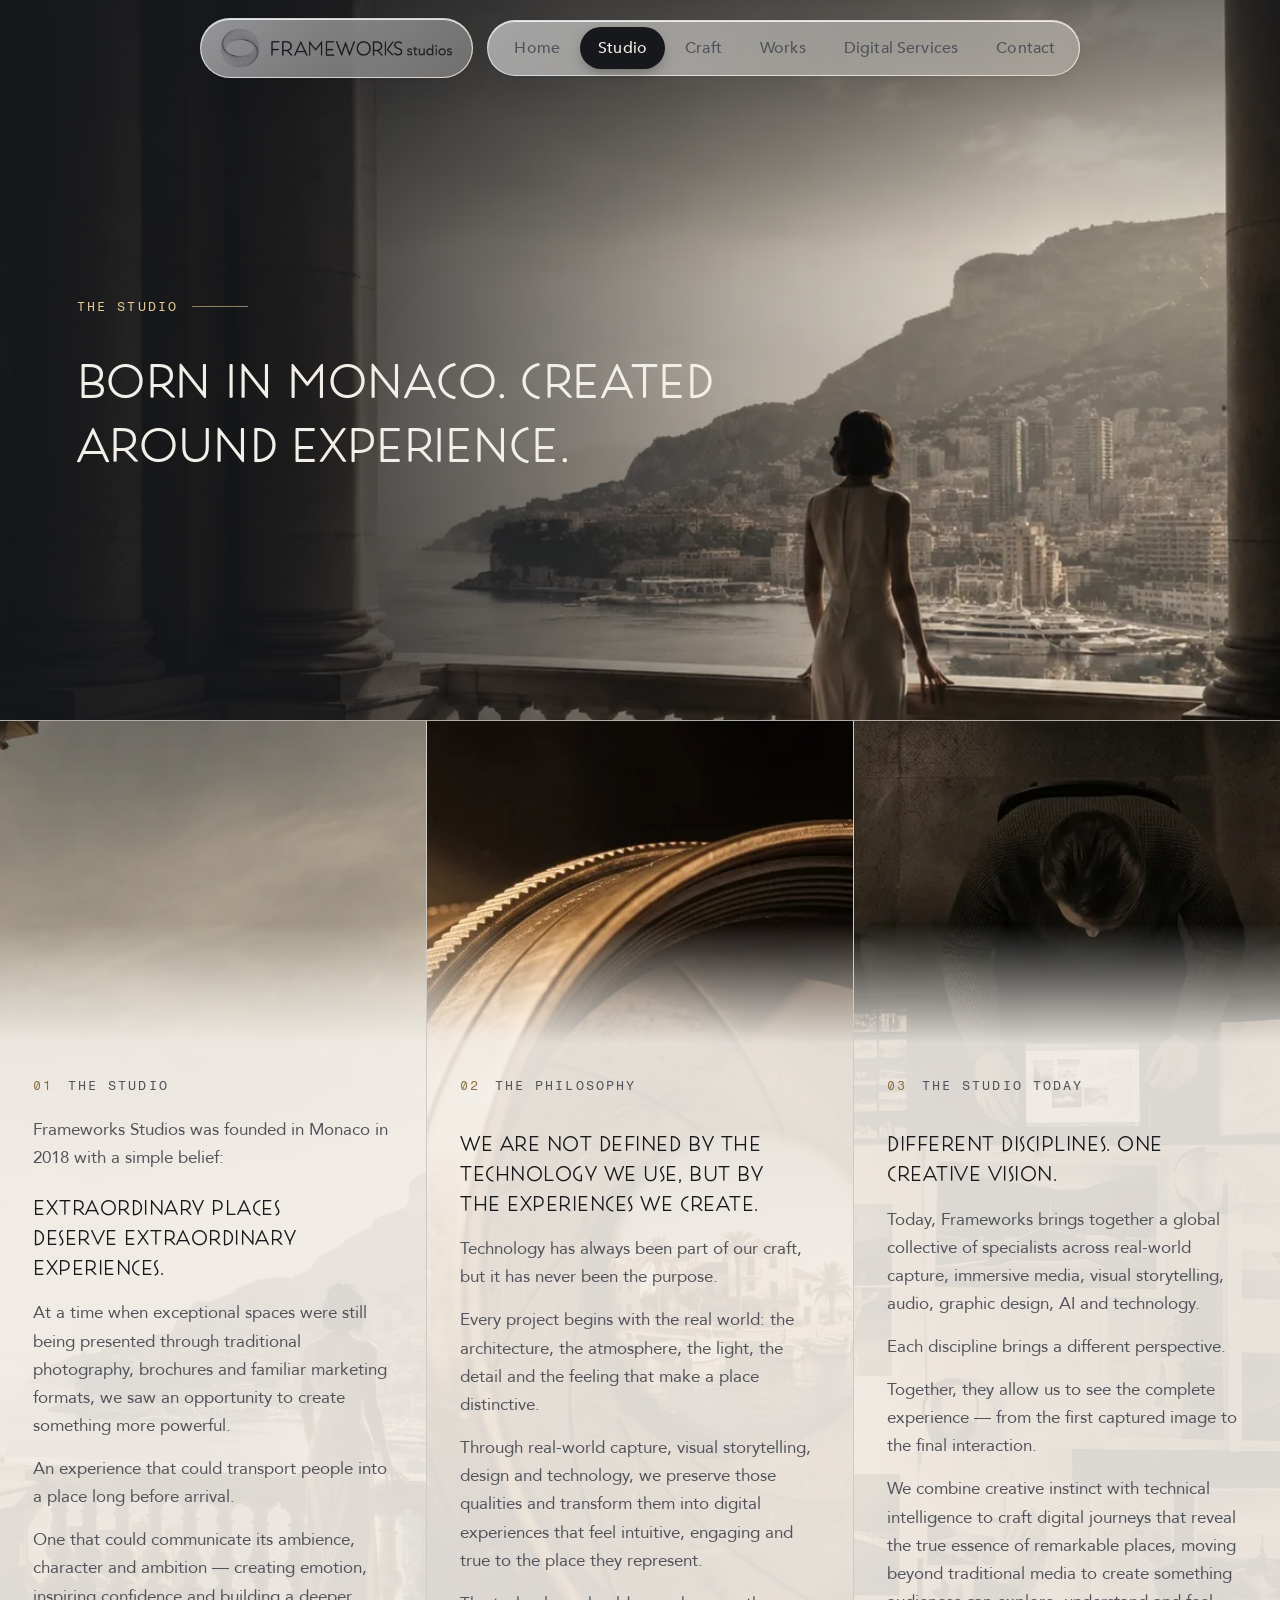
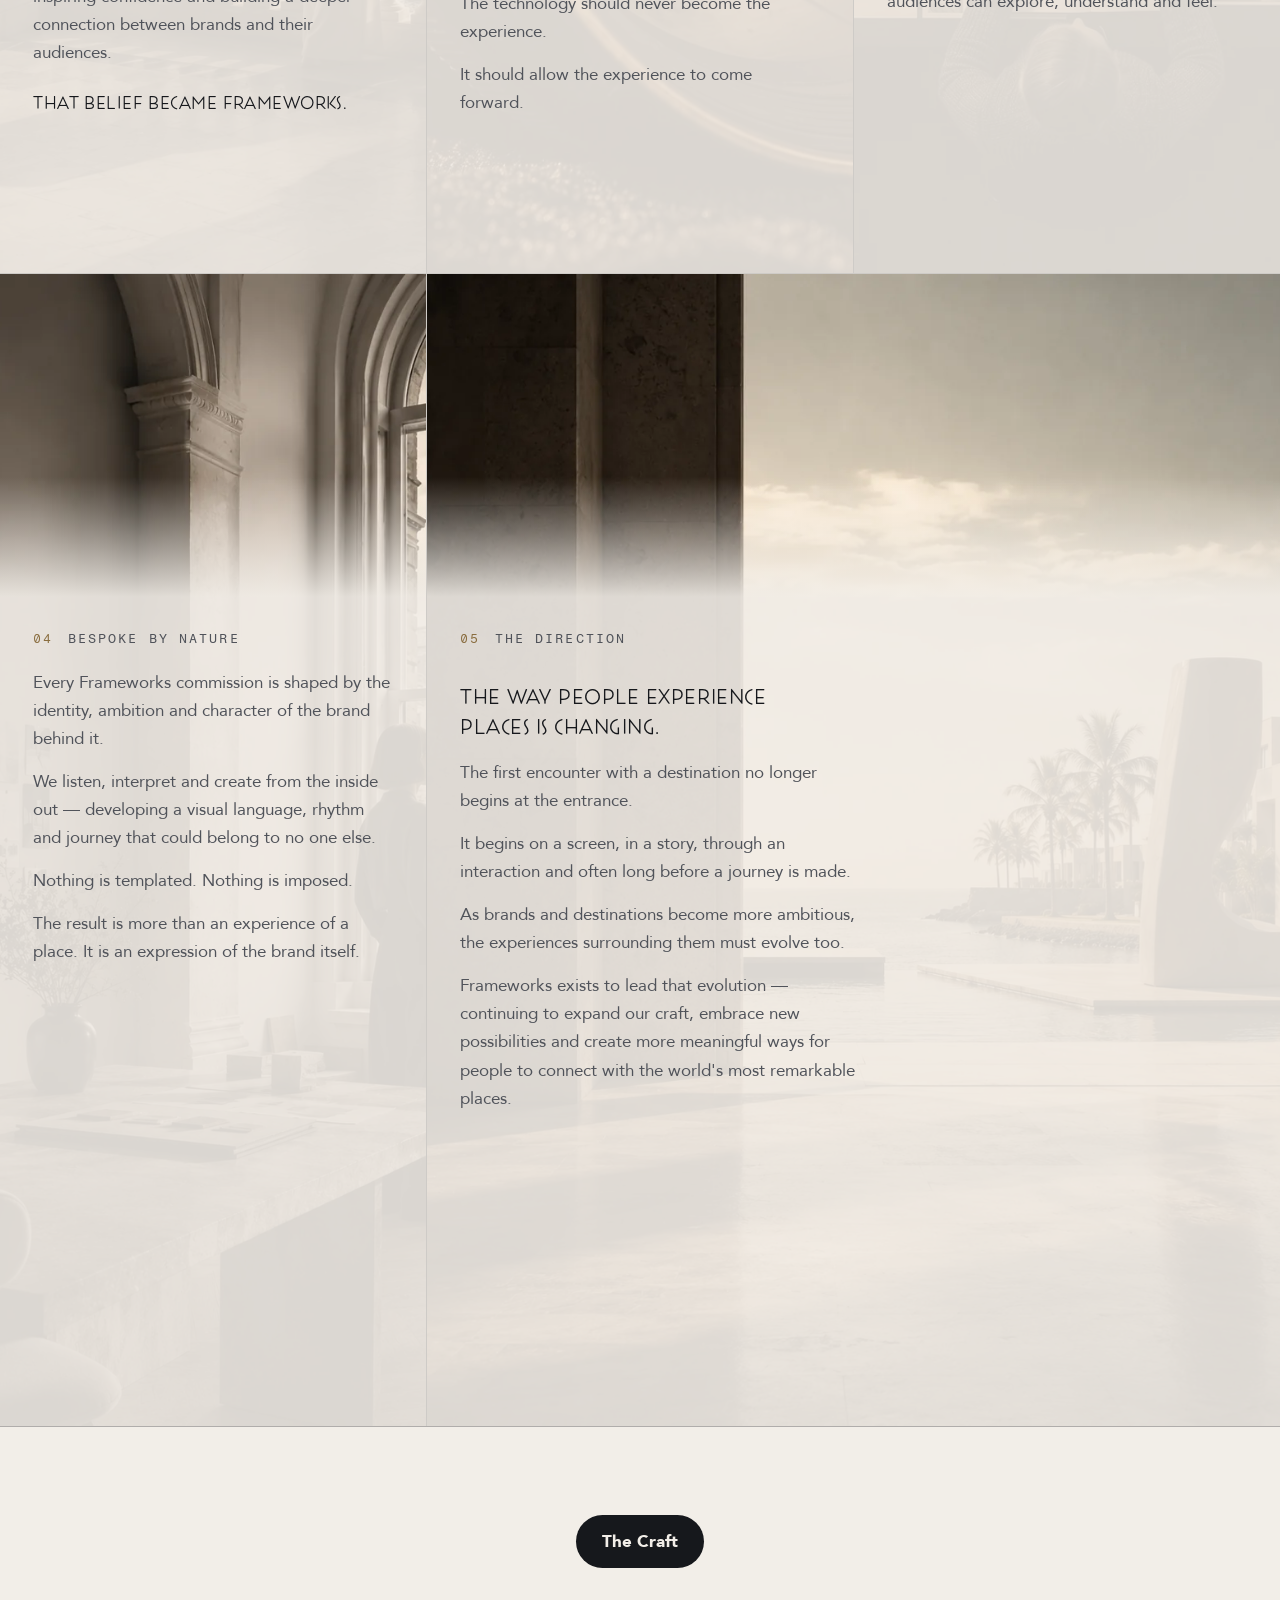
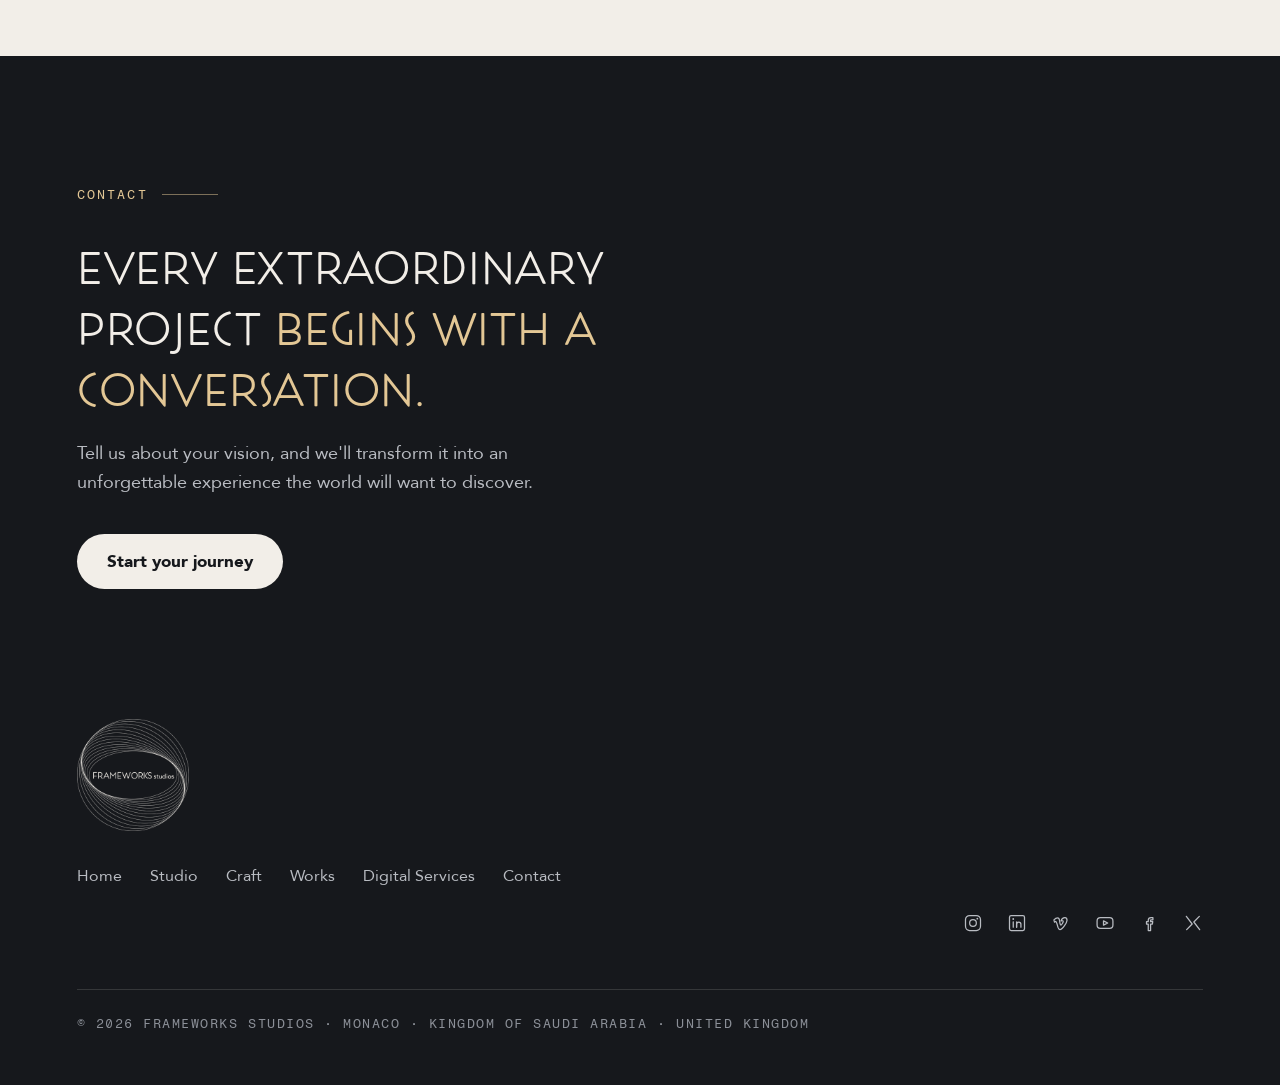
<file: studio.html>
<!DOCTYPE html>
<html lang="en">
<head>
<title>The Studio — Born in Monaco | Frameworks Studios</title>
<meta name="description" content="Frameworks Studios was founded in Monaco in 2018 on one belief: extraordinary places deserve extraordinary experiences. The studio, the philosophy and the direction." />
<link rel="canonical" href="https://www.frameworksstudios.com/studio" />
<meta property="og:type" content="website" />
<meta property="og:title" content="The Studio — Born in Monaco | Frameworks Studios" />
<meta property="og:description" content="Frameworks Studios was founded in Monaco in 2018 on one belief: extraordinary places deserve extraordinary experiences. The studio, the philosophy and the direction." />
<meta property="og:url" content="https://www.frameworksstudios.com/studio" />
<meta name="twitter:card" content="summary" />
<!-- #region SHARED:head — everything below is identical on every page. The
     per-page title, description, canonical and og:url sit above this block. -->
<meta charset="UTF-8" />
<meta name="viewport" content="width=device-width, initial-scale=1.0" />
<meta name="theme-color" content="#F2EEE8" />
<link rel="icon" href="/assets/brand/favicon.ico?v=4" sizes="16x16 32x32 48x48" />
<link rel="icon" href="/assets/brand/favicon-32.png?v=4" type="image/png" sizes="32x32" />
<link rel="icon" href="/assets/brand/favicon-48.png?v=4" type="image/png" sizes="48x48" />
<link rel="icon" href="/assets/brand/icon-192.png?v=4" type="image/png" sizes="192x192" />
<link rel="apple-touch-icon" href="/assets/brand/apple-touch-icon.png?v=4" />
<meta property="og:image" content="https://www.frameworksstudios.com/assets/brand/og-thumb.png?v=4" />
<meta property="og:image:type" content="image/png" />
<meta property="og:image:width" content="240" />
<meta property="og:image:height" content="240" />
<meta property="og:image:alt" content="Frameworks Studios" />
<meta property="og:site_name" content="Frameworks Studios" />
<meta name="twitter:image" content="https://www.frameworksstudios.com/assets/brand/og-thumb.png?v=4" />
<link rel="preconnect" href="https://fonts.googleapis.com">
<link rel="preconnect" href="https://fonts.gstatic.com" crossorigin>
<!-- Fragment Mono is the only remaining webfont: display and body are self-hosted
     in /assets/fonts and declared in site.css. -->
<link href="https://fonts.googleapis.com/css2?family=Fragment+Mono:ital@0;1&display=swap" rel="stylesheet">
<link rel="preload" href="/assets/fonts/posterama-1933-light.woff2" as="font" type="font/woff2" crossorigin>
<link rel="preload" href="/assets/fonts/avenir-roman.woff2" as="font" type="font/woff2" crossorigin>
<link rel="stylesheet" href="/assets/site.css">
<!-- Google Analytics (GA4). Lives in SHARED:head so every page is measured;
     edit here and run tools/sync-partials.py to propagate. -->
<link rel="preconnect" href="https://www.googletagmanager.com">
<script async src="https://www.googletagmanager.com/gtag/js?id=G-W3KDPFNMYQ"></script>
<script>
  window.dataLayer = window.dataLayer || [];
  function gtag(){dataLayer.push(arguments);}
  gtag('js', new Date());
  gtag('config', 'G-W3KDPFNMYQ');
</script>
<!-- #endregion SHARED:head -->
<!-- page overrides, after site.css so equal-specificity rules win -->
<link rel="stylesheet" href="/assets/studio.css">
</head>
<body data-page="studio">

<!-- #region SHARED:nav — canonical copy lives in index.html. After editing it run
     tools/sync-partials.py; the only per-page difference is aria-current="page". -->
<nav class="nav-wrap" id="nav" aria-label="Primary">
  <a class="brandmark glass" href="/" aria-label="Frameworks Studios — home">
    <img class="mark" src="/assets/brand/mark-ink.png" alt="" width="96" height="96">
    <img class="wordmark" src="/assets/brand/wordmark-ink.png" alt="Frameworks Studios" width="582" height="48">
  </a>
  <div class="island glass">
    <span class="island-mini" aria-hidden="true"><span class="rec-dot"></span><img src="/assets/brand/mark-ink.png" alt="" width="96" height="96"></span>
    <!-- gen:nav-island -->
    <a href="/">Home</a>
    <a href="/studio" aria-current="page">Studio</a>
    <a href="/craft">Craft</a>
    <a href="/works">Works</a>
    <a href="/digital-services">Digital Services</a>
    <a href="/contact">Contact</a>
    <!-- /gen:nav-island -->
  </div>
  <button class="nav-toggle glass" type="button" aria-expanded="false" aria-controls="mobile-menu" aria-label="Menu"><i></i></button>
</nav>
<div class="mobile-menu" id="mobile-menu" hidden>
  <!-- gen:nav-drawer -->
  <a href="/">Home</a>
  <a href="/studio" aria-current="page">Studio</a>
  <a href="/craft">Craft</a>
  <a href="/works">Works</a>
  <a href="/digital-services">Digital Services</a>
  <a href="/contact">Contact</a>
  <!-- /gen:nav-drawer -->
  <div class="mobile-foot">
  <!-- gen:studio-line-drawer -->
  Monaco · Kingdom of Saudi Arabia · United Kingdom
  <!-- /gen:studio-line-drawer -->
  </div>
</div>
<!-- #endregion SHARED:nav -->

<main>
<header class="st-hero">
  <img class="st-hero-img" src="/assets/studio/monaco-terrace.webp"
       alt="A terrace above Monaco harbour at dusk" width="1122" height="1402" fetchpriority="high">
  <span class="st-hero-scrim" aria-hidden="true"></span>
  <div class="st-hero-copy">
    <div class="eyebrow" data-decode>THE STUDIO</div>
    <h1>BORN IN MONACO. CREATED AROUND EXPERIENCE.</h1>
  </div>
</header>

<!-- The mosaic. Five numbered tiles: three across, then a third/two-thirds pair.
     The 1px gaps are the hairline — the grid's own background shows through
     them, so the rules never double up where two tiles meet. -->
<section class="mosaic" aria-label="The studio">

  <article class="tile tile-01 reveal">
    <div class="tile-media">
      <img src="/assets/studio/monaco-terrace.webp" alt="The Monaco coastline seen from the studio"
           width="1122" height="1402" loading="lazy">
    </div>
    <div class="tile-copy">
      <h2 class="tile-label"><span class="tile-num">01</span>THE STUDIO</h2>
      <p class="tile-p">Frameworks Studios was founded in Monaco in 2018 with a simple belief:</p>
      <p class="tile-statement">EXTRAORDINARY PLACES DESERVE EXTRAORDINARY EXPERIENCES.</p>
      <p class="tile-p">At a time when exceptional spaces were still being presented through traditional photography, brochures and familiar marketing formats, we saw an opportunity to create something more powerful.</p>
      <p class="tile-p">An experience that could transport people into a place long before arrival.</p>
      <p class="tile-p">One that could communicate its ambience, character and ambition — creating emotion, inspiring confidence and building a deeper connection between brands and their audiences.</p>
      <p class="tile-close">THAT BELIEF BECAME FRAMEWORKS.</p>
    </div>
  </article>

  <article class="tile tile-02 reveal">
    <div class="tile-media">
      <div class="tile-slot">
      <img src="/assets/studio/philosophy.webp" alt="A camera lens on its side, a sunlit villa reflected in the front element" width="1600" height="1067" loading="lazy" decoding="async">
      </div>
    </div>
    <div class="tile-copy">
      <h2 class="tile-label"><span class="tile-num">02</span>THE PHILOSOPHY</h2>
      <p class="tile-statement">WE ARE NOT DEFINED BY THE TECHNOLOGY WE USE, BUT BY THE EXPERIENCES WE CREATE.</p>
      <p class="tile-p">Technology has always been part of our craft, but it has never been the purpose.</p>
      <p class="tile-p">Every project begins with the real world: the architecture, the atmosphere, the light, the detail and the feeling that make a place distinctive.</p>
      <p class="tile-p">Through real-world capture, visual storytelling, design and technology, we preserve those qualities and transform them into digital experiences that feel intuitive, engaging and true to the place they represent.</p>
      <p class="tile-p">The technology should never become the experience.</p>
      <p class="tile-p">It should allow the experience to come forward.</p>
    </div>
  </article>

  <article class="tile tile-03 reveal">
    <div class="tile-media">
      <div class="tile-slot">
      <img src="/assets/studio/today.webp" alt="The studio team at work around a layout table covered with prints and drawings" width="1600" height="1067" loading="lazy" decoding="async">
      </div>
    </div>
    <div class="tile-copy">
      <h2 class="tile-label"><span class="tile-num">03</span>THE STUDIO TODAY</h2>
      <p class="tile-statement">DIFFERENT DISCIPLINES. ONE CREATIVE VISION.</p>
      <p class="tile-p">Today, Frameworks brings together a global collective of specialists across real-world capture, immersive media, visual storytelling, audio, graphic design, AI and technology.</p>
      <p class="tile-p">Each discipline brings a different perspective.</p>
      <p class="tile-p">Together, they allow us to see the complete experience — from the first captured image to the final interaction.</p>
      <p class="tile-p">We combine creative instinct with technical intelligence to craft digital journeys that reveal the true essence of remarkable places, moving beyond traditional media to create something audiences can explore, understand and feel.</p>
    </div>
  </article>

  <article class="tile tile-04 reveal">
    <div class="tile-media">
      <img src="/assets/studio/studio-interior.webp"
           alt="Material samples and reference prints laid out on a studio table"
           width="1122" height="1402" loading="lazy">
    </div>
    <div class="tile-copy">
      <h2 class="tile-label"><span class="tile-num">04</span>BESPOKE BY NATURE</h2>
      <p class="tile-p">Every Frameworks commission is shaped by the identity, ambition and character of the brand behind it.</p>
      <p class="tile-p">We listen, interpret and create from the inside out — developing a visual language, rhythm and journey that could belong to no one else.</p>
      <p class="tile-p">Nothing is templated. Nothing is imposed.</p>
      <p class="tile-p">The result is more than an experience of a place. It is an expression of the brand itself.</p>
    </div>
  </article>

  <article class="tile tile-05 reveal">
    <div class="tile-media">
      <img src="/assets/studio/waterfront-direction.webp"
           alt="A contemporary waterfront pavilion at golden hour"
           width="1122" height="1402" loading="lazy">
    </div>
    <div class="tile-copy">
      <h2 class="tile-label"><span class="tile-num">05</span>THE DIRECTION</h2>
      <p class="tile-statement">THE WAY PEOPLE EXPERIENCE PLACES IS CHANGING.</p>
      <p class="tile-p">The first encounter with a destination no longer begins at the entrance.</p>
      <p class="tile-p">It begins on a screen, in a story, through an interaction and often long before a journey is made.</p>
      <p class="tile-p">As brands and destinations become more ambitious, the experiences surrounding them must evolve too.</p>
      <p class="tile-p">Frameworks exists to lead that evolution — continuing to expand our craft, embrace new possibilities and create more meaningful ways for people to connect with the world's most remarkable places.</p>
    </div>
  </article>

</section>

<div class="st-next">
  <a class="btn-solid reveal" href="/craft">The Craft</a>
</div>
</main>

<!-- #region SHARED:cta -->
<section class="contact" id="contact">
  <div class="eyebrow reveal">Contact</div>
  <h2 class="reveal">Every extraordinary project <em>begins with a conversation.</em></h2>
  <p class="reveal">Tell us about your vision, and we'll transform it into an unforgettable experience the world will want to discover.</p>
  <a class="btn-ivory reveal" href="/contact">Start your journey</a>
</section>
<!-- #endregion SHARED:cta -->

<!-- #region SHARED:foot -->
<footer class="site-foot">
  <a class="footer-mark" href="/" aria-label="Frameworks Studios — home">
    <img src="/assets/brand/lockup-ivory.png" alt="Frameworks Studios" width="320" height="320">
  </a>
  <nav class="footer-nav" aria-label="Footer">
    <!-- gen:nav-footer -->
    <a href="/">Home</a> <a href="/studio" aria-current="page">Studio</a> <a href="/craft">Craft</a> <a href="/works">Works</a> <a href="/digital-services">Digital Services</a> <a href="/contact">Contact</a>
    <!-- /gen:nav-footer -->
  </nav>
  <!-- gen:member-of -->

  <!-- /gen:member-of -->
  <div class="footer-social">
    <!-- gen:social -->
    <a href="https://www.instagram.com/framework.studio_/" target="_blank" rel="noopener noreferrer" aria-label="Frameworks Studios on Instagram"><svg viewBox="0 0 24 24" width="20" height="20" fill="none" stroke="currentColor" stroke-width="1.5" stroke-linecap="round" stroke-linejoin="round" aria-hidden="true" focusable="false"><rect x="3" y="3" width="18" height="18" rx="5"/><circle cx="12" cy="12" r="4"/><circle cx="17.2" cy="6.8" r="1.1" fill="currentColor" stroke="none"/></svg></a>
    <a href="https://www.linkedin.com/company/frameworksstudios/" target="_blank" rel="noopener noreferrer" aria-label="Frameworks Studios on LinkedIn"><svg viewBox="0 0 24 24" width="20" height="20" fill="none" stroke="currentColor" stroke-width="1.5" stroke-linecap="round" stroke-linejoin="round" aria-hidden="true" focusable="false"><rect x="3" y="3" width="18" height="18" rx="2"/><line x1="7.5" y1="10.5" x2="7.5" y2="17"/><circle cx="7.5" cy="7.2" r="1.1" fill="currentColor" stroke="none"/><path d="M11.5 17v-3.6a2.6 2.6 0 0 1 5.2 0V17"/><line x1="11.5" y1="10.5" x2="11.5" y2="17"/></svg></a>
    <a href="https://vimeo.com/frameworksstudio" target="_blank" rel="noopener noreferrer" aria-label="Frameworks Studios on Vimeo"><svg viewBox="0 0 24 24" width="20" height="20" fill="none" stroke="currentColor" stroke-width="1.5" stroke-linecap="round" stroke-linejoin="round" aria-hidden="true" focusable="false"><path d="M3.5 8.2c1.6-1.5 3-2.3 4.1-2.4 1.4-.2 2.3.8 2.6 2.9.3 2.3.5 3.7.7 4.2.3 1 .7 1.5 1.1 1.5.3 0 .8-.5 1.5-1.5.7-1 1.1-1.8 1.1-2.3.1-.9-.3-1.4-1.2-1.4-.4 0-.9.1-1.3.3.8-2.7 2.4-4 4.7-3.9 1.7.1 2.5 1.2 2.4 3.3-.1 1.6-1.2 3.8-3.2 6.6-2.1 2.9-3.9 4.4-5.3 4.4-.9 0-1.7-.9-2.3-2.6l-1.3-4.6c-.5-1.7-1-2.6-1.5-2.6-.1 0-.6.3-1.4.9z"/></svg></a>
    <a href="https://www.youtube.com/@Frameworks_Studios" target="_blank" rel="noopener noreferrer" aria-label="Frameworks Studios on YouTube"><svg viewBox="0 0 24 24" width="20" height="20" fill="none" stroke="currentColor" stroke-width="1.5" stroke-linecap="round" stroke-linejoin="round" aria-hidden="true" focusable="false"><rect x="2.5" y="5.5" width="19" height="13" rx="4"/><path d="M10.2 9.4l5 2.6-5 2.6z"/></svg></a>
    <a href="https://www.facebook.com/frmworkstudio" target="_blank" rel="noopener noreferrer" aria-label="Frameworks Studios on Facebook"><svg viewBox="0 0 24 24" width="20" height="20" fill="none" stroke="currentColor" stroke-width="1.5" stroke-linecap="round" stroke-linejoin="round" aria-hidden="true" focusable="false"><path d="M14.5 8.2h2.2V5.4h-2.2c-1.9 0-3.4 1.5-3.4 3.4v1.6H9v2.8h2.1V21h2.8v-7.8h2.2l.4-2.8h-2.6V8.8c0-.3.3-.6.6-.6z"/></svg></a>
    <a href="https://x.com/frmwork_studio" target="_blank" rel="noopener noreferrer" aria-label="Frameworks Studios on X"><svg viewBox="0 0 24 24" width="20" height="20" fill="none" stroke="currentColor" stroke-width="1.5" stroke-linecap="round" stroke-linejoin="round" aria-hidden="true" focusable="false"><path d="M4 4l7 9.2L4.4 20"/><path d="M20 20l-7-9.2L19.6 4"/></svg></a>
    <!-- /gen:social -->
  </div>
  <div class="footer-bar">
    <!-- gen:copyright -->
    <span>© 2026 FRAMEWORKS STUDIOS · MONACO · KINGDOM OF SAUDI ARABIA · UNITED KINGDOM</span>
    <!-- /gen:copyright -->
  </div>
</footer>
<!-- #endregion SHARED:foot -->

<script src="/assets/site.js" defer></script>
</body>
</html>
</file>
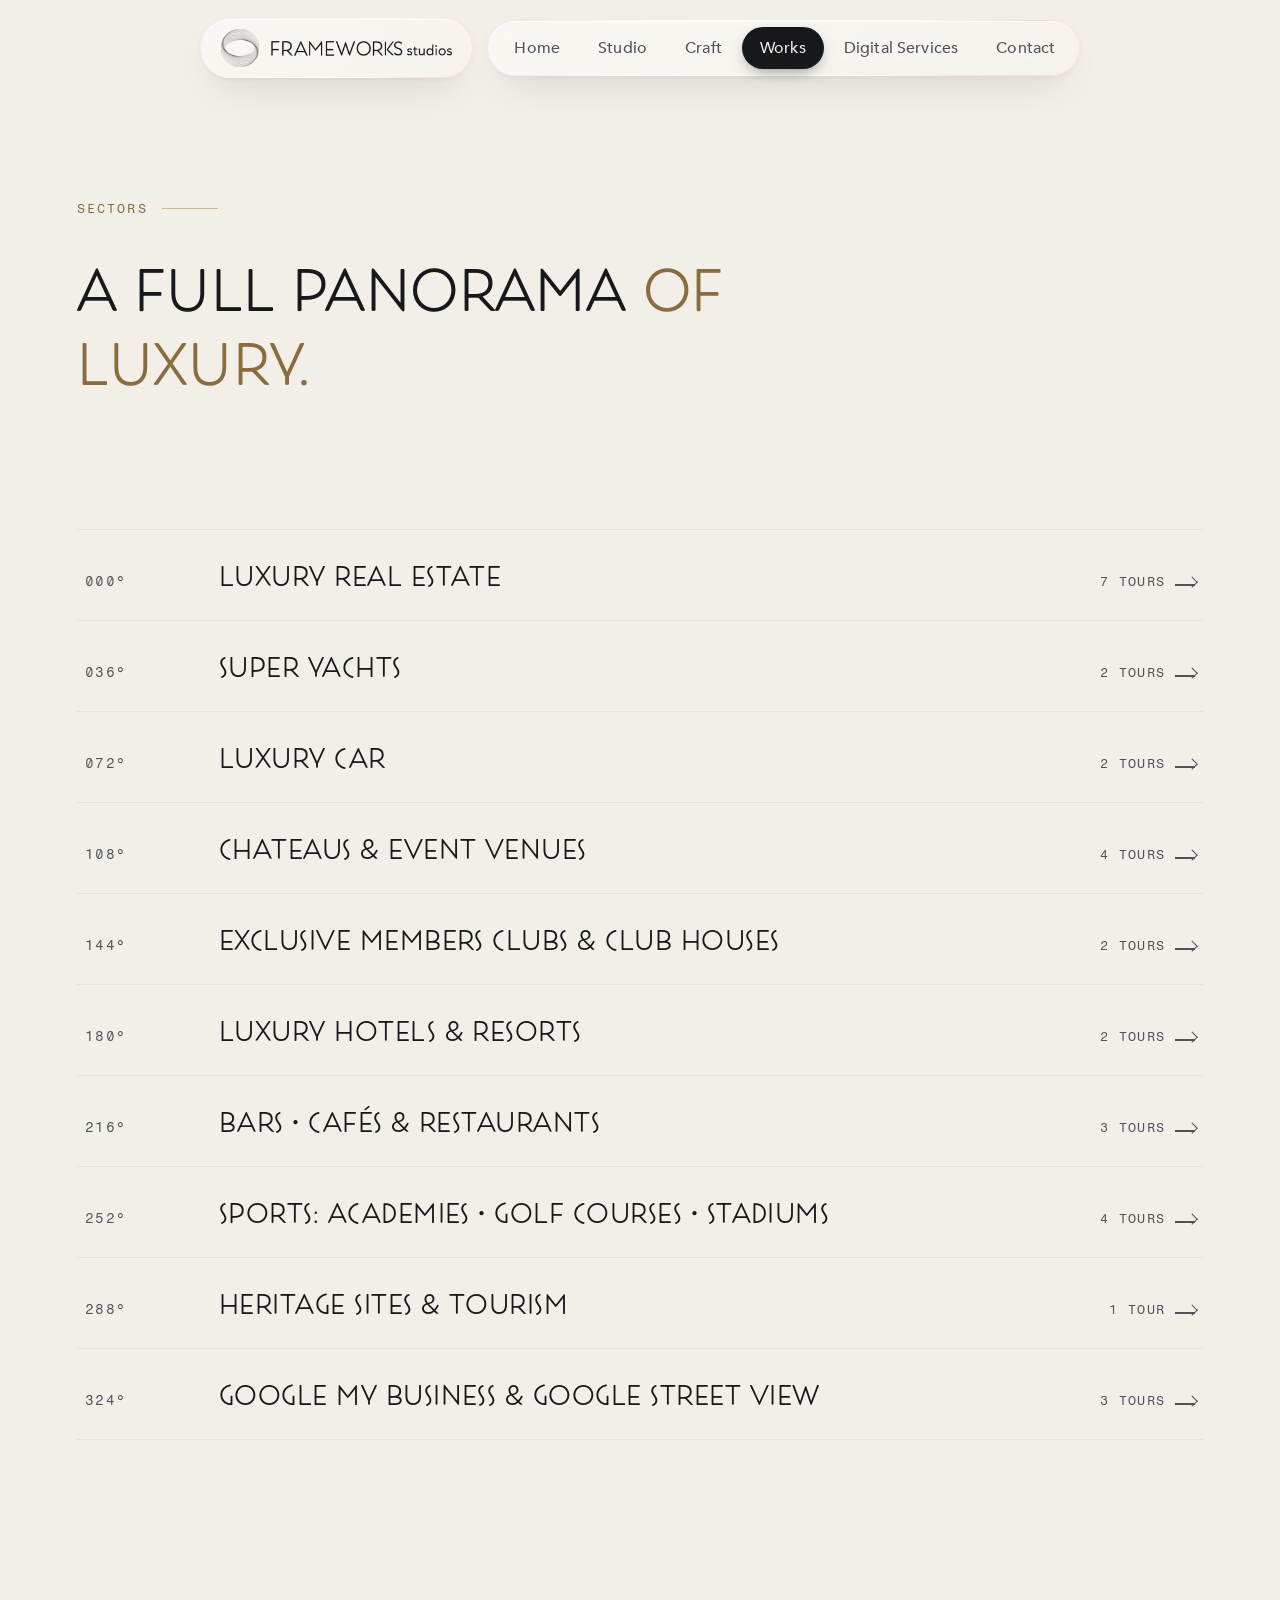
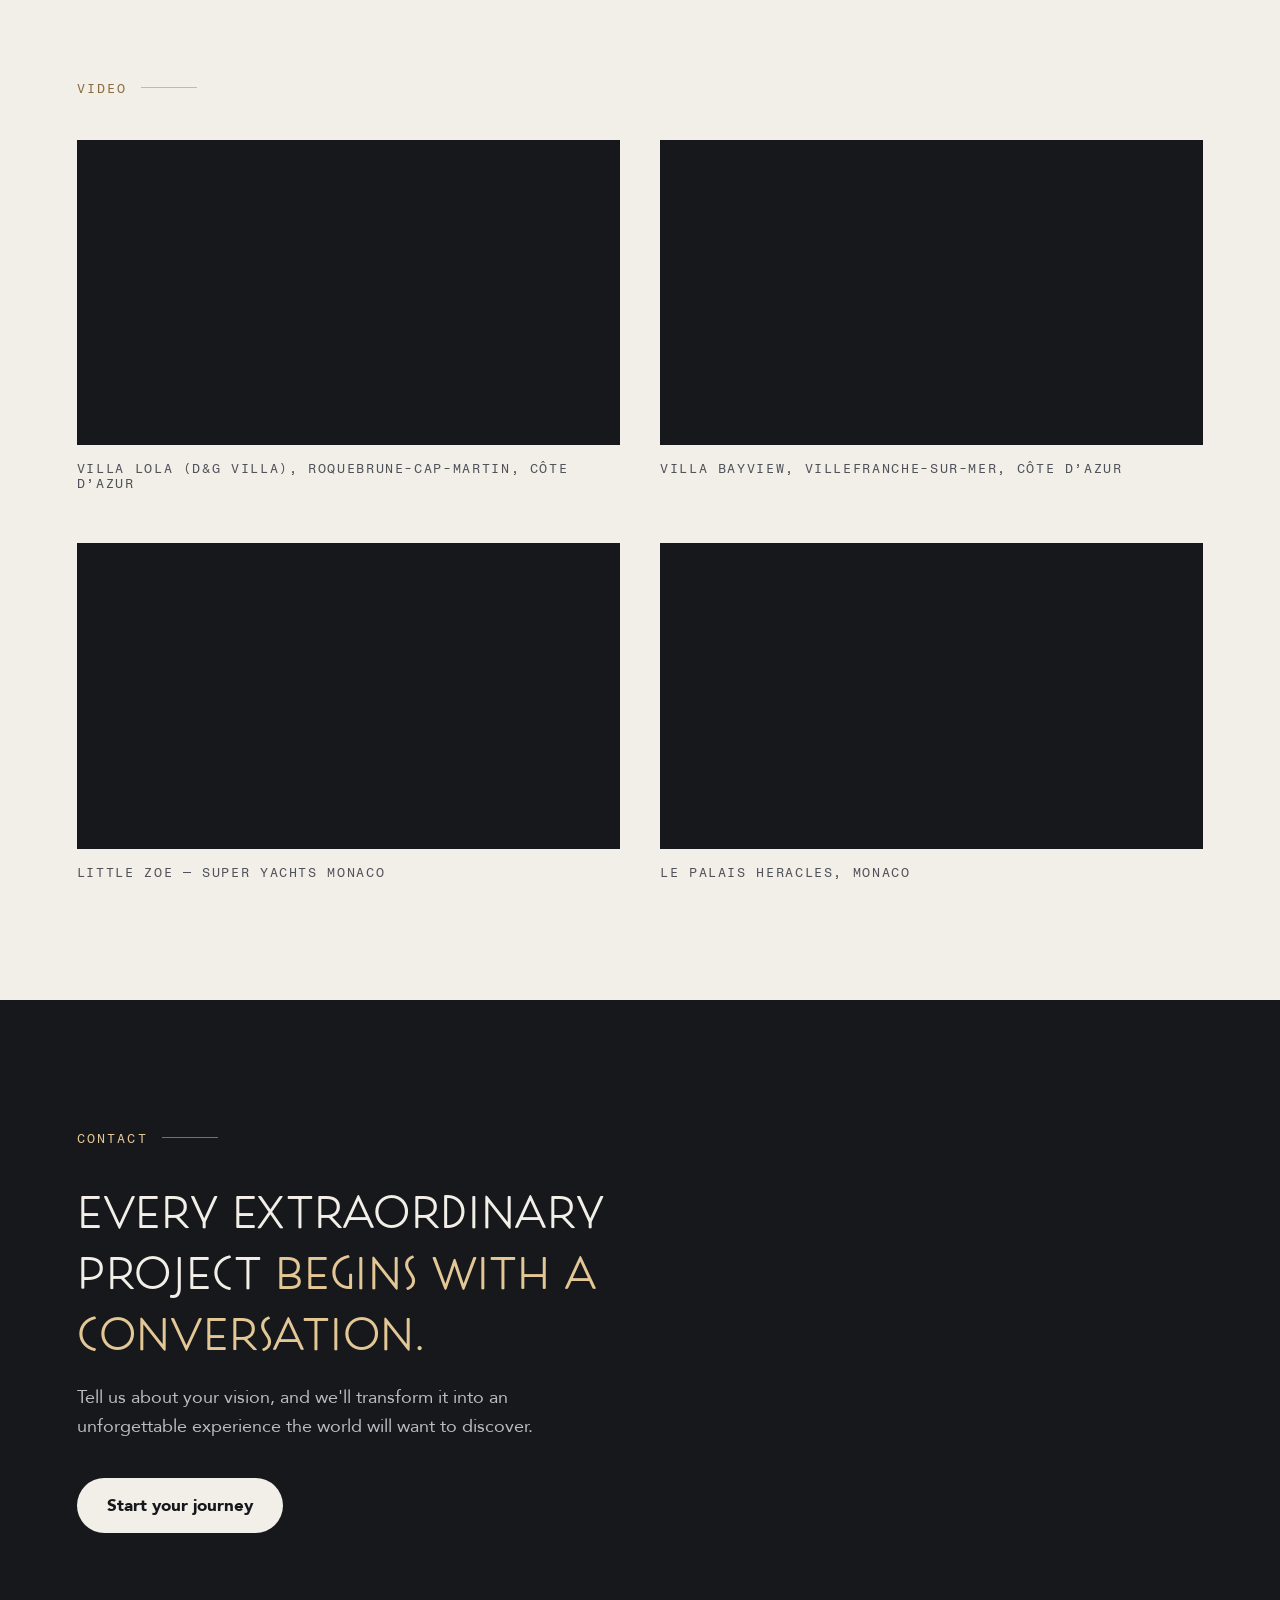
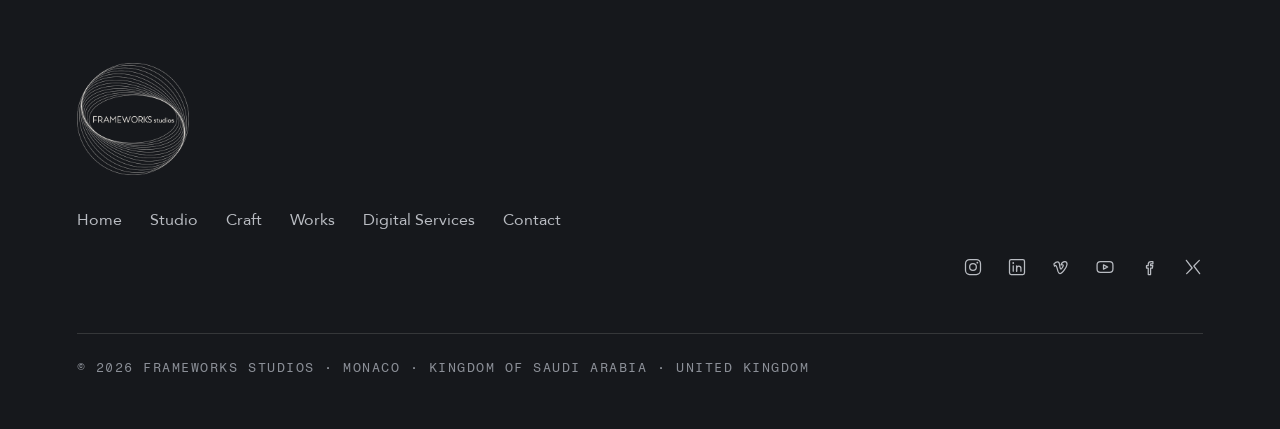
<file: works.html>
<!DOCTYPE html>
<html lang="en">
<head>
<title>Works — Immersive Experiences by Sector | Frameworks Studios</title>
<meta name="description" content="Luxury real estate, super yachts, automobiles, event venues, members clubs, hotels &amp; resorts, dining, sport and heritage — immersive 360° tours built for each sector." />
<link rel="canonical" href="https://www.frameworksstudios.com/works" />
<meta property="og:type" content="website" />
<meta property="og:title" content="Works — Immersive Experiences by Sector | Frameworks Studios" />
<meta property="og:description" content="Luxury real estate, super yachts, automobiles, event venues, members clubs, hotels &amp; resorts, dining, sport and heritage — immersive 360° tours built for each sector." />
<meta property="og:url" content="https://www.frameworksstudios.com/works" />
<meta name="twitter:card" content="summary" />
<!-- #region SHARED:head — everything below is identical on every page. The
     per-page title, description, canonical and og:url sit above this block. -->
<meta charset="UTF-8" />
<meta name="viewport" content="width=device-width, initial-scale=1.0" />
<meta name="theme-color" content="#F2EEE8" />
<link rel="icon" href="/assets/brand/favicon.ico?v=4" sizes="16x16 32x32 48x48" />
<link rel="icon" href="/assets/brand/favicon-32.png?v=4" type="image/png" sizes="32x32" />
<link rel="icon" href="/assets/brand/favicon-48.png?v=4" type="image/png" sizes="48x48" />
<link rel="icon" href="/assets/brand/icon-192.png?v=4" type="image/png" sizes="192x192" />
<link rel="apple-touch-icon" href="/assets/brand/apple-touch-icon.png?v=4" />
<meta property="og:image" content="https://www.frameworksstudios.com/assets/brand/og-thumb.png?v=4" />
<meta property="og:image:type" content="image/png" />
<meta property="og:image:width" content="240" />
<meta property="og:image:height" content="240" />
<meta property="og:image:alt" content="Frameworks Studios" />
<meta property="og:site_name" content="Frameworks Studios" />
<meta name="twitter:image" content="https://www.frameworksstudios.com/assets/brand/og-thumb.png?v=4" />
<link rel="preconnect" href="https://fonts.googleapis.com">
<link rel="preconnect" href="https://fonts.gstatic.com" crossorigin>
<!-- Fragment Mono is the only remaining webfont: display and body are self-hosted
     in /assets/fonts and declared in site.css. -->
<link href="https://fonts.googleapis.com/css2?family=Fragment+Mono:ital@0;1&display=swap" rel="stylesheet">
<link rel="preload" href="/assets/fonts/posterama-1933-light.woff2" as="font" type="font/woff2" crossorigin>
<link rel="preload" href="/assets/fonts/avenir-roman.woff2" as="font" type="font/woff2" crossorigin>
<link rel="stylesheet" href="/assets/site.css">
<!-- Google Analytics (GA4). Lives in SHARED:head so every page is measured;
     edit here and run tools/sync-partials.py to propagate. -->
<link rel="preconnect" href="https://www.googletagmanager.com">
<script async src="https://www.googletagmanager.com/gtag/js?id=G-W3KDPFNMYQ"></script>
<script>
  window.dataLayer = window.dataLayer || [];
  function gtag(){dataLayer.push(arguments);}
  gtag('js', new Date());
  gtag('config', 'G-W3KDPFNMYQ');
</script>
<!-- #endregion SHARED:head -->
<!-- page overrides, after site.css so equal-specificity rules win -->
<link rel="stylesheet" href="/assets/works.css">
</head>
<body data-page="works">

<!-- #region SHARED:nav — canonical copy lives in index.html. After editing it run
     tools/sync-partials.py; the only per-page difference is aria-current="page". -->
<nav class="nav-wrap" id="nav" aria-label="Primary">
  <a class="brandmark glass" href="/" aria-label="Frameworks Studios — home">
    <img class="mark" src="/assets/brand/mark-ink.png" alt="" width="96" height="96">
    <img class="wordmark" src="/assets/brand/wordmark-ink.png" alt="Frameworks Studios" width="582" height="48">
  </a>
  <div class="island glass">
    <span class="island-mini" aria-hidden="true"><span class="rec-dot"></span><img src="/assets/brand/mark-ink.png" alt="" width="96" height="96"></span>
    <!-- gen:nav-island -->
    <a href="/">Home</a>
    <a href="/studio">Studio</a>
    <a href="/craft">Craft</a>
    <a href="/works" aria-current="page">Works</a>
    <a href="/digital-services">Digital Services</a>
    <a href="/contact">Contact</a>
    <!-- /gen:nav-island -->
  </div>
  <button class="nav-toggle glass" type="button" aria-expanded="false" aria-controls="mobile-menu" aria-label="Menu"><i></i></button>
</nav>
<div class="mobile-menu" id="mobile-menu" hidden>
  <!-- gen:nav-drawer -->
  <a href="/">Home</a>
  <a href="/studio">Studio</a>
  <a href="/craft">Craft</a>
  <a href="/works" aria-current="page">Works</a>
  <a href="/digital-services">Digital Services</a>
  <a href="/contact">Contact</a>
  <!-- /gen:nav-drawer -->
  <div class="mobile-foot">
  <!-- gen:studio-line-drawer -->
  Monaco · Kingdom of Saudi Arabia · United Kingdom
  <!-- /gen:studio-line-drawer -->
  </div>
</div>
<!-- #endregion SHARED:nav -->

<main>
<header class="page-head">
  <div class="eyebrow reveal">Sectors</div>
  <h1 class="reveal">A full panorama <em>of luxury.</em></h1>
</header>

<section class="band">
  <!-- Each sector opens the tour viewer, which is built in site.js from the
       lists below. Without JavaScript the lists stay on the page and every tour
       is a plain link, so nothing here depends on the overlay existing.

       The nine sectors mirror the client's own tour library, one row per folder,
       so a new tour has exactly one place to be filed. -->
  <div class="sector-list reveal" data-tours>
    <section class="sector" id="luxury-real-estate">
      <button class="sector-row has-cue" type="button" data-sector="luxury-real-estate"
              data-img="/assets/sectors/luxury-real-estate.webp" aria-haspopup="dialog">
        <span class="sector-deg">000°</span>
        <span class="sector-name">Luxury Real Estate</span>
        <span class="sector-cue"><span class="sector-count">7 tours</span><i aria-hidden="true"></i></span>
      </button>
      <ul class="sector-tours">
        <li><a href="https://www.frameworksstudios.com/ChateauPerigord/" target="_blank" rel="noopener noreferrer"
               data-note="A Monte-Carlo residence, walked from the entrance hall outward.">Château Périgord, Monaco</a></li>
        <li><a href="https://www.frameworksstudios.com/SavillsVillaDilectaCapdAntibes/" target="_blank" rel="noopener noreferrer"
               data-note="A Cap d’Antibes villa and its grounds, captured for Savills.">Villa Dilecta, Cap d’Antibes</a></li>
        <li><a href="https://www.frameworksstudios.com/Hersilia-Monte-Carlo(BalkinMonaco)/" target="_blank" rel="noopener noreferrer"
               data-note="A Monaco apartment, shown for Balkin Monaco.">Hersilia, Monte-Carlo</a></li>
        <li><a href="https://www.frameworksstudios.com/LeTitienPenthouseMonaco/" target="_blank" rel="noopener noreferrer"
               data-note="The top floor and its terrace, from every corner.">Le Titien Penthouse, Monaco</a></li>
        <li><a href="https://frameworksstudios.com/OffMarketMonteCarlo/" target="_blank" rel="noopener noreferrer"
               data-note="A private listing, shown only to those invited to see it.">Off-Market, Monte-Carlo</a></li>
        <li><a href="https://www.frameworksstudios.com/LuxuryApartment/" target="_blank" rel="noopener noreferrer"
               data-note="A furnished city apartment, room by room.">Luxury Apartment</a></li>
        <li><a href="https://www.frameworksstudios.com/LuxuryVilla/" target="_blank" rel="noopener noreferrer"
               data-note="A villa and its terraces, pool to roofline.">Luxury Villa</a></li>
      </ul>
    </section>
    <section class="sector" id="super-yachts">
      <button class="sector-row has-cue" type="button" data-sector="super-yachts"
              data-img="/assets/sectors/super-yachts.webp" aria-haspopup="dialog">
        <span class="sector-deg">036°</span>
        <span class="sector-name">Super Yachts</span>
        <span class="sector-cue"><span class="sector-count">2 tours</span><i aria-hidden="true"></i></span>
      </button>
      <ul class="sector-tours">
        <li><a href="https://frameworksstudios.com/YachtExodus(SYM)/" target="_blank" rel="noopener noreferrer"
               data-note="Every deck aboard, for Super Yachts Monaco.">Exodus</a></li>
        <li><a href="https://frameworksstudios.com/LittleZoe(SYM)/" target="_blank" rel="noopener noreferrer"
               data-note="Bridge to swim platform, at her berth.">Little Zoe</a></li>
      </ul>
    </section>
    <section class="sector" id="automobiles">
      <button class="sector-row has-cue" type="button" data-sector="automobiles"
              data-img="/assets/sectors/automobiles.webp" aria-haspopup="dialog">
        <span class="sector-deg">072°</span>
        <span class="sector-name">Luxury Car</span>
        <span class="sector-cue"><span class="sector-count">2 tours</span><i aria-hidden="true"></i></span>
      </button>
      <ul class="sector-tours">
        <li><a href="https://www.frameworksstudios.com/BentleyBacalar/" target="_blank" rel="noopener noreferrer"
               data-note="The coachbuilt roadster, walked around and sat in.">Bentley Bacalar</a></li>
        <li><a href="https://www.frameworksstudios.com/BentleyEXP100GT/" target="_blank" rel="noopener noreferrer"
               data-note="Bentley’s concept grand tourer, placed in a room you can stand in.">Bentley EXP 100 GT</a></li>
      </ul>
    </section>
    <section class="sector" id="event-venues">
      <button class="sector-row has-cue" type="button" data-sector="event-venues"
              data-img="/assets/sectors/event-venues.webp" aria-haspopup="dialog">
        <span class="sector-deg">108°</span>
        <span class="sector-name">Chateaus &amp; Event Venues</span>
        <span class="sector-cue"><span class="sector-count">4 tours</span><i aria-hidden="true"></i></span>
      </button>
      <ul class="sector-tours">
        <li><a href="https://www.frameworksstudios.com/ChateaudelaCroixGardesDecoFlamme/" target="_blank" rel="noopener noreferrer"
               data-note="The Cannes château, dressed by Déco Flamme.">Château de la Croix des Gardes</a></li>
        <li><a href="https://www.frameworksstudios.com/MCWGrandHotelduCapFerrat/" target="_blank" rel="noopener noreferrer"
               data-note="The peninsula’s rooms and terraces, seen before booking.">Grand-Hôtel du Cap-Ferrat</a></li>
        <li><a href="https://www.frameworksstudios.com/MCWSalleDesEtoiles/" target="_blank" rel="noopener noreferrer"
               data-note="Monte-Carlo’s great room, under its opening roof.">Salle des Étoiles</a></li>
        <li><a href="https://www.frameworksstudios.com/MCWVillaRothschild/" target="_blank" rel="noopener noreferrer"
               data-note="Gardens and salons, laid out for a reception.">Villa Rothschild</a></li>
      </ul>
    </section>
    <section class="sector" id="members-clubs">
      <button class="sector-row has-cue" type="button" data-sector="members-clubs"
              data-img="/assets/sectors/members-clubs.webp" aria-haspopup="dialog">
        <span class="sector-deg">144°</span>
        <span class="sector-name">Exclusive Members Clubs &amp; Club Houses</span>
        <span class="sector-cue"><span class="sector-count">2 tours</span><i aria-hidden="true"></i></span>
      </button>
      <ul class="sector-tours">
        <li><a href="https://www.frameworksstudios.com/IneosClubHouse/" target="_blank" rel="noopener noreferrer"
               data-note="The members’ club house, front door to lounge.">INEOS Club House</a></li>
        <li><a href="https://www.frameworksstudios.com/PalmBeachCannes(FrameworksStudios)/" target="_blank" rel="noopener noreferrer"
               data-note="The Croisette beach club, terrace and sea.">Palm Beach, Cannes</a></li>
      </ul>
    </section>
    <section class="sector" id="hotels-resorts">
      <button class="sector-row has-cue" type="button" data-sector="hotels-resorts"
              data-img="/assets/sectors/hotels-resorts.webp" aria-haspopup="dialog">
        <span class="sector-deg">180°</span>
        <span class="sector-name">Luxury Hotels &amp; Resorts</span>
        <span class="sector-cue"><span class="sector-count">2 tours</span><i aria-hidden="true"></i></span>
      </button>
      <ul class="sector-tours">
        <li><a href="https://www.frameworksstudios.com/BelmondVillaSanMichele(Tuscany)/" target="_blank" rel="noopener noreferrer"
               data-note="The Tuscan hillside hotel, room to room.">Belmond Villa San Michele, Tuscany</a></li>
        <li><a href="https://www.frameworksstudios.com/JolieVilleResortLuxor/" target="_blank" rel="noopener noreferrer"
               data-note="The Nile resort and its grounds.">Jolie Ville Resort, Luxor</a></li>
      </ul>
    </section>
    <section class="sector" id="bars-restaurants">
      <button class="sector-row has-cue" type="button" data-sector="bars-restaurants"
              data-img="/assets/sectors/bars-restaurants.webp" aria-haspopup="dialog">
        <span class="sector-deg">216°</span>
        <span class="sector-name">Bars • Cafés &amp; Restaurants</span>
        <span class="sector-cue"><span class="sector-count">3 tours</span><i aria-hidden="true"></i></span>
      </button>
      <ul class="sector-tours">
        <li><a href="https://www.frameworksstudios.com/DukeMonteCarlo-CocktailBar/" target="_blank" rel="noopener noreferrer"
               data-note="A cocktail bar, shown after dark.">Duke, Monte-Carlo</a></li>
        <li><a href="https://www.frameworksstudios.com/QuietCoffeeRiyadh/" target="_blank" rel="noopener noreferrer"
               data-note="A Riyadh coffee house, counter to corner seat.">Quiet Coffee, Riyadh</a></li>
        <li><a href="https://www.frameworksstudios.com/Restaurant-MonteCarlo/" target="_blank" rel="noopener noreferrer"
               data-note="A dining room set for service.">Restaurant, Monte-Carlo</a></li>
      </ul>
    </section>
    <section class="sector" id="sports">
      <button class="sector-row has-cue" type="button" data-sector="sports"
              data-img="/assets/sectors/sports.webp" aria-haspopup="dialog">
        <span class="sector-deg">252°</span>
        <span class="sector-name">Sports: Academies &bull; Golf Courses &bull; Stadiums</span>
        <span class="sector-cue"><span class="sector-count">4 tours</span><i aria-hidden="true"></i></span>
      </button>
      <ul class="sector-tours">
        <li><a href="https://frameworksstudios.com/Stadium/" target="_blank" rel="noopener noreferrer"
               data-note="The bowl and its hospitality boxes, seen from the seat.">Stadium</a></li>
        <li><a href="https://www.frameworksstudios.com/RiyadhGolfClubDemo/" target="_blank" rel="noopener noreferrer"
               data-note="The course walked hole by hole.">Riyadh Golf Club</a></li>
        <li><a href="https://frameworksstudios.com/MahdSportsAcademy/" target="_blank" rel="noopener noreferrer"
               data-note="Saudi Arabia’s national sports academy, end to end.">Mahd Sports Academy</a></li>
        <li><a href="https://www.frameworksstudios.com/PikupPadelGateshead/" target="_blank" rel="noopener noreferrer">Pikup Padel — Gateshead</a></li>
      </ul>
    </section>
    <section class="sector" id="heritage-tourism">
      <button class="sector-row has-cue" type="button" data-sector="heritage-tourism"
              data-img="/assets/sectors/heritage-tourism.webp" aria-haspopup="dialog">
        <span class="sector-deg">288°</span>
        <span class="sector-name">Heritage Sites &amp; Tourism</span>
        <span class="sector-cue"><span class="sector-count">1 tour</span><i aria-hidden="true"></i></span>
      </button>
      <ul class="sector-tours">
        <li><a href="https://frameworksstudios.com/MonteCarloTourism/" target="_blank" rel="noopener noreferrer"
               data-note="The principality itself, quarter by quarter.">Monte-Carlo Tourism</a></li>
      </ul>
    </section>
    <section class="sector" id="google-street-view">
      <button class="sector-row has-cue" type="button" data-sector="google-street-view"
              data-img="/assets/sectors/google-street-view.webp" aria-haspopup="dialog">
        <span class="sector-deg">324°</span>
        <span class="sector-name">Google My Business &amp; Google Street View</span>
        <span class="sector-cue"><span class="sector-count">3 tours</span><i aria-hidden="true"></i></span>
      </button>
      <ul class="sector-tours">
        <li><a href="https://www.google.com/maps/embed?pb=!4v1788389146592!6m8!1m7!1sCAoSHENJQUJJaEFEeWNLejRpTlZoV2dQaTc4QUFaNTI.!2m2!1d43.73942087773728!2d7.424936162902886!3f114.41506022924064!4f0.1851415527801521!5f0.7820865974627469"
               target="_blank" rel="noopener noreferrer">Prime Estate Monaco (Member of Prime Group)</a></li>
        <li><a href="https://www.google.com/maps/embed?pb=!4v1788389257791!6m8!1m7!1sCAoSHENJQUJJaEFBM2lSZzV5SkFDMmdUdTU0QUFoUk0.!2m2!1d24.77857917620495!2d46.63295176868868!3f3.5473266621351893!4f0.3451145112274929!5f0.7820865974627469"
               target="_blank" rel="noopener noreferrer">Quiet Coffee Riyadh</a></li>
        <li><a href="https://www.google.com/maps/embed?pb=!4v1788389341350!6m8!1m7!1sCAoSF0NJSE0wb2dLRUlDQWdJQ3ZtTDI5bmdF!2m2!1d43.73453860527206!2d7.421217221979196!3f262.10719505773073!4f3.1638270781537727!5f0.7820865974627469"
               target="_blank" rel="noopener noreferrer">Balkin Estates Monaco</a></li>
      </ul>
    </section>
  </div>
</section>

<!-- The client supplied four films and a section name, no heading copy, so the
     band carries his labels and nothing of ours. Martyn's running order puts a
     photograph section above this one; that brief has not arrived yet. -->
<section class="band" id="video" aria-labelledby="video-h">
  <div class="eyebrow reveal" id="video-h">Video</div>
  <div class="film-grid">
    <figure class="film reveal">
      <div class="film-frame">
        <iframe src="https://player.vimeo.com/video/805149434?h=8e9e8f38d7" loading="lazy"
                title="Villa Lola (D&amp;G Villa), Roquebrune-Cap-Martin, Côte d’Azur"
                referrerpolicy="strict-origin-when-cross-origin"
                allow="autoplay; fullscreen; picture-in-picture; clipboard-write; encrypted-media; web-share"
                allowfullscreen></iframe>
      </div>
      <figcaption class="film-cap">Villa Lola (D&amp;G Villa), Roquebrune-Cap-Martin, Côte d’Azur</figcaption>
    </figure>
    <figure class="film reveal">
      <div class="film-frame">
        <iframe src="https://player.vimeo.com/video/805115453?h=d1135d809a" loading="lazy"
                title="Villa Bayview, Villefranche-sur-Mer, Côte d’Azur"
                referrerpolicy="strict-origin-when-cross-origin"
                allow="autoplay; fullscreen; picture-in-picture; clipboard-write; encrypted-media; web-share"
                allowfullscreen></iframe>
      </div>
      <figcaption class="film-cap">Villa Bayview, Villefranche-sur-Mer, Côte d’Azur</figcaption>
    </figure>
    <figure class="film reveal">
      <div class="film-frame">
        <iframe src="https://player.vimeo.com/video/816077202?h=b0928e8438" loading="lazy"
                title="Little Zoe — Super Yachts Monaco"
                referrerpolicy="strict-origin-when-cross-origin"
                allow="autoplay; fullscreen; picture-in-picture; clipboard-write; encrypted-media; web-share"
                allowfullscreen></iframe>
      </div>
      <figcaption class="film-cap">Little Zoe — Super Yachts Monaco</figcaption>
    </figure>
    <figure class="film reveal">
      <div class="film-frame">
        <iframe src="https://player.vimeo.com/video/805172489?h=2ee730d8ff" loading="lazy"
                title="Le Palais Heracles, Monaco"
                referrerpolicy="strict-origin-when-cross-origin"
                allow="autoplay; fullscreen; picture-in-picture; clipboard-write; encrypted-media; web-share"
                allowfullscreen></iframe>
      </div>
      <figcaption class="film-cap">Le Palais Heracles, Monaco</figcaption>
    </figure>
  </div>
</section>
</main>

<!-- #region SHARED:cta -->
<section class="contact" id="contact">
  <div class="eyebrow reveal">Contact</div>
  <h2 class="reveal">Every extraordinary project <em>begins with a conversation.</em></h2>
  <p class="reveal">Tell us about your vision, and we'll transform it into an unforgettable experience the world will want to discover.</p>
  <a class="btn-ivory reveal" href="/contact">Start your journey</a>
</section>
<!-- #endregion SHARED:cta -->

<!-- #region SHARED:foot -->
<footer class="site-foot">
  <a class="footer-mark" href="/" aria-label="Frameworks Studios — home">
    <img src="/assets/brand/lockup-ivory.png" alt="Frameworks Studios" width="320" height="320">
  </a>
  <nav class="footer-nav" aria-label="Footer">
    <!-- gen:nav-footer -->
    <a href="/">Home</a> <a href="/studio">Studio</a> <a href="/craft">Craft</a> <a href="/works" aria-current="page">Works</a> <a href="/digital-services">Digital Services</a> <a href="/contact">Contact</a>
    <!-- /gen:nav-footer -->
  </nav>
  <!-- gen:member-of -->

  <!-- /gen:member-of -->
  <div class="footer-social">
    <!-- gen:social -->
    <a href="https://www.instagram.com/framework.studio_/" target="_blank" rel="noopener noreferrer" aria-label="Frameworks Studios on Instagram"><svg viewBox="0 0 24 24" width="20" height="20" fill="none" stroke="currentColor" stroke-width="1.5" stroke-linecap="round" stroke-linejoin="round" aria-hidden="true" focusable="false"><rect x="3" y="3" width="18" height="18" rx="5"/><circle cx="12" cy="12" r="4"/><circle cx="17.2" cy="6.8" r="1.1" fill="currentColor" stroke="none"/></svg></a>
    <a href="https://www.linkedin.com/company/frameworksstudios/" target="_blank" rel="noopener noreferrer" aria-label="Frameworks Studios on LinkedIn"><svg viewBox="0 0 24 24" width="20" height="20" fill="none" stroke="currentColor" stroke-width="1.5" stroke-linecap="round" stroke-linejoin="round" aria-hidden="true" focusable="false"><rect x="3" y="3" width="18" height="18" rx="2"/><line x1="7.5" y1="10.5" x2="7.5" y2="17"/><circle cx="7.5" cy="7.2" r="1.1" fill="currentColor" stroke="none"/><path d="M11.5 17v-3.6a2.6 2.6 0 0 1 5.2 0V17"/><line x1="11.5" y1="10.5" x2="11.5" y2="17"/></svg></a>
    <a href="https://vimeo.com/frameworksstudio" target="_blank" rel="noopener noreferrer" aria-label="Frameworks Studios on Vimeo"><svg viewBox="0 0 24 24" width="20" height="20" fill="none" stroke="currentColor" stroke-width="1.5" stroke-linecap="round" stroke-linejoin="round" aria-hidden="true" focusable="false"><path d="M3.5 8.2c1.6-1.5 3-2.3 4.1-2.4 1.4-.2 2.3.8 2.6 2.9.3 2.3.5 3.7.7 4.2.3 1 .7 1.5 1.1 1.5.3 0 .8-.5 1.5-1.5.7-1 1.1-1.8 1.1-2.3.1-.9-.3-1.4-1.2-1.4-.4 0-.9.1-1.3.3.8-2.7 2.4-4 4.7-3.9 1.7.1 2.5 1.2 2.4 3.3-.1 1.6-1.2 3.8-3.2 6.6-2.1 2.9-3.9 4.4-5.3 4.4-.9 0-1.7-.9-2.3-2.6l-1.3-4.6c-.5-1.7-1-2.6-1.5-2.6-.1 0-.6.3-1.4.9z"/></svg></a>
    <a href="https://www.youtube.com/@Frameworks_Studios" target="_blank" rel="noopener noreferrer" aria-label="Frameworks Studios on YouTube"><svg viewBox="0 0 24 24" width="20" height="20" fill="none" stroke="currentColor" stroke-width="1.5" stroke-linecap="round" stroke-linejoin="round" aria-hidden="true" focusable="false"><rect x="2.5" y="5.5" width="19" height="13" rx="4"/><path d="M10.2 9.4l5 2.6-5 2.6z"/></svg></a>
    <a href="https://www.facebook.com/frmworkstudio" target="_blank" rel="noopener noreferrer" aria-label="Frameworks Studios on Facebook"><svg viewBox="0 0 24 24" width="20" height="20" fill="none" stroke="currentColor" stroke-width="1.5" stroke-linecap="round" stroke-linejoin="round" aria-hidden="true" focusable="false"><path d="M14.5 8.2h2.2V5.4h-2.2c-1.9 0-3.4 1.5-3.4 3.4v1.6H9v2.8h2.1V21h2.8v-7.8h2.2l.4-2.8h-2.6V8.8c0-.3.3-.6.6-.6z"/></svg></a>
    <a href="https://x.com/frmwork_studio" target="_blank" rel="noopener noreferrer" aria-label="Frameworks Studios on X"><svg viewBox="0 0 24 24" width="20" height="20" fill="none" stroke="currentColor" stroke-width="1.5" stroke-linecap="round" stroke-linejoin="round" aria-hidden="true" focusable="false"><path d="M4 4l7 9.2L4.4 20"/><path d="M20 20l-7-9.2L19.6 4"/></svg></a>
    <!-- /gen:social -->
  </div>
  <div class="footer-bar">
    <!-- gen:copyright -->
    <span>© 2026 FRAMEWORKS STUDIOS · MONACO · KINGDOM OF SAUDI ARABIA · UNITED KINGDOM</span>
    <!-- /gen:copyright -->
  </div>
</footer>
<!-- #endregion SHARED:foot -->

<script src="/assets/site.js" defer></script>
</body>
</html>
</file>
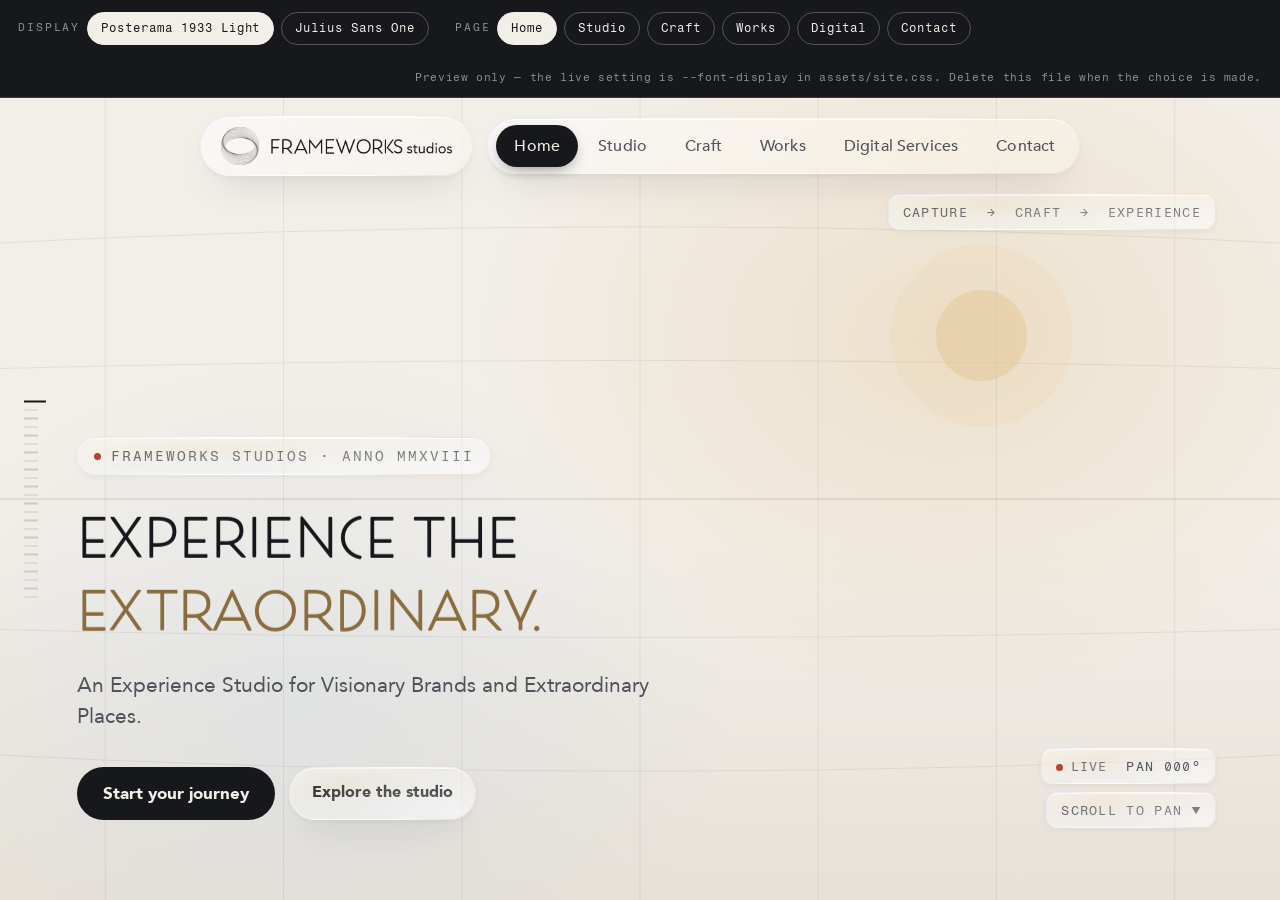
<file: tools/type-preview.html>
<!DOCTYPE html>
<html lang="en"><head>
<meta charset="UTF-8"><meta name="viewport" content="width=device-width,initial-scale=1">
<title>Frameworks — display face preview</title>
<link href="https://fonts.googleapis.com/css2?family=Fragment+Mono&display=swap" rel="stylesheet">
<style>
  :root{--ink:#16181C; --ivory:#F2EEE8; --brass:#8A6D3F}
  *{margin:0;padding:0;box-sizing:border-box}
  body{background:var(--ink); color:var(--ivory); font:14px/1.4 "Fragment Mono",monospace;
       height:100vh; display:flex; flex-direction:column}
  header{display:flex; gap:26px; align-items:center; flex-wrap:wrap;
         padding:12px 18px; border-bottom:1px solid rgba(242,238,232,.16)}
  .grp{display:flex; gap:7px; align-items:center}
  .lbl{font-size:10.5px; letter-spacing:.18em; text-transform:uppercase; color:#8B8F97}
  button{font:inherit; font-size:12px; letter-spacing:.08em; color:var(--ivory); cursor:pointer;
         background:transparent; border:1px solid rgba(242,238,232,.28);
         padding:7px 13px; border-radius:999px; transition:.18s}
  button:hover{border-color:rgba(242,238,232,.6)}
  button[aria-pressed="true"]{background:var(--ivory); color:var(--ink); border-color:var(--ivory)}
  .note{margin-left:auto; font-size:10.5px; color:#8B8F97; letter-spacing:.06em}
  iframe{flex:1; width:100%; border:0; background:var(--ivory)}
</style></head><body>

<header>
  <div class="grp"><span class="lbl">Display</span>
    <button data-font='"Posterama 1933",serif' aria-pressed="true">Posterama 1933 Light</button>
    <button data-font='"Julius Sans One",serif' aria-pressed="false">Julius Sans One</button>
  </div>
  <div class="grp"><span class="lbl">Page</span>
    <button data-page="/index.html" aria-pressed="true">Home</button>
    <button data-page="/studio.html" aria-pressed="false">Studio</button>
    <button data-page="/craft.html" aria-pressed="false">Craft</button>
    <button data-page="/works.html" aria-pressed="false">Works</button>
    <button data-page="/digital-services.html" aria-pressed="false">Digital</button>
    <button data-page="/contact.html" aria-pressed="false">Contact</button>
  </div>
  <div class="note">Preview only — the live setting is --font-display in assets/site.css. Delete this file when the choice is made.</div>
</header>

<iframe id="stage" src="/index.html"></iframe>

<script>
  const stage = document.getElementById('stage');
  let font = '"Posterama 1933",serif';

  const paint = () => {
    const d = stage.contentDocument;
    if (d && d.documentElement) d.documentElement.style.setProperty('--font-display', font);
  };
  stage.addEventListener('load', paint);

  const group = (sel, fn) => document.querySelectorAll(sel).forEach(b => b.onclick = () => {
    b.parentElement.querySelectorAll('button').forEach(o => o.setAttribute('aria-pressed', o === b));
    fn(b);
  });

  group('[data-font]', b => { font = b.dataset.font; paint(); });
  group('[data-page]', b => { stage.src = b.dataset.page; });
</script>
</body></html>
</file>
<file: assets/site.css>
/* Frameworks Studios — site stylesheet.
   Loaded by every page. Sections marked HOME ONLY are used solely by the
   scroll-scrubbed hero on index.html; they ship everywhere so that there is one
   stylesheet to keep in sync rather than two that drift. */

/* ---------- Tokens · Frameworks Studios ---------- */
:root{
  --ivory:#F2EEE8;            /* matched to the showreel's background frames */
  --ivory-deep:#E7E1D8;
  --ink:#16181C;              /* night-harbour black */
  --ink-soft:#50535A;
  --brass:#A5854F;            /* champagne brass — detail accent */
  --brass-deep:#8A6D3F;
  --carmine:#B8402F;          /* live/rec indicator only */
  --accent-em:var(--brass-deep);  /* the <em> half of a heading; flips to
                                     spectral gold on the dark bands */
  --spectral-blue:#C3D5E6;
  --spectral-rose:#EFC9BB;
  --spectral-gold:#E3C795;
  --glass-fill:rgba(255,255,255,0.42);
  --glass-stroke:rgba(255,255,255,0.65);
  --glass-shadow:0 18px 40px -18px rgba(22,24,28,0.18), 0 2px 6px rgba(22,24,28,0.05);
  --radius-pill:999px;
  --ease:cubic-bezier(.22,.61,.21,.99);
  --ease-io:cubic-bezier(.65,0,.35,1);   /* ease-in-out for the island collapse/expand */
  --pad-x:min(6vw,84px);

  /* Typography. One place to swap a family; every rule below reads these. */
  --font-display:"Posterama 1933","Julius Sans One",Optima,Palatino,serif;
  --font-body:"Avenir","Avenir Next",system-ui,-apple-system,sans-serif;
  --font-mono:"Fragment Mono",ui-monospace,monospace;

  /* Optical tracking for the display face. Fraunces was a serif set tight
     (-.015em); Posterama and Julius are unicase deco faces whose caps need air,
     and need more of it as the type gets smaller. Three steps, by size band. */
  --track-xl:.006em;   /* 60px and up  — hero, stage numerals */
  --track-lg:.014em;   /* 34–60px      — h2, section titles   */
  --track-md:.020em;   /* under 34px   — card and tile titles */
}

/* ---------- Typefaces · self-hosted ----------
   Avenir (body) and Posterama 1933 (display) are licensed Monotype faces
   supplied by the studio; the woff2s here are subsetted to Latin-1 + Latin
   Extended-A + the punctuation the site actually sets. Julius Sans One is the
   OFL alternate display face — swap --font-display below to try it.
   Fragment Mono stays on Google Fonts: it is the viewfinder/chrome voice. */

@font-face{font-family:"Avenir";src:url("/assets/fonts/avenir-light.woff2") format("woff2");
  font-weight:300; font-style:normal; font-display:swap}
@font-face{font-family:"Avenir";src:url("/assets/fonts/avenir-light-oblique.woff2") format("woff2");
  font-weight:300; font-style:italic; font-display:swap}
@font-face{font-family:"Avenir";src:url("/assets/fonts/avenir-roman.woff2") format("woff2");
  font-weight:400; font-style:normal; font-display:swap}
@font-face{font-family:"Avenir";src:url("/assets/fonts/avenir-oblique.woff2") format("woff2");
  font-weight:400; font-style:italic; font-display:swap}
@font-face{font-family:"Avenir";src:url("/assets/fonts/avenir-medium.woff2") format("woff2");
  font-weight:500; font-style:normal; font-display:swap}
@font-face{font-family:"Avenir";src:url("/assets/fonts/avenir-medium-oblique.woff2") format("woff2");
  font-weight:500; font-style:italic; font-display:swap}
/* Avenir has no semibold: 600 and 700 both resolve to Black, which is the
   family's UI-bold. Declared explicitly so nothing is ever faux-bolded. */
@font-face{font-family:"Avenir";src:url("/assets/fonts/avenir-black.woff2") format("woff2");
  font-weight:600 700; font-style:normal; font-display:swap}

/* size-adjust: both faces are unicase, and a line of caps runs ~25% wider than
   the mixed-case serif these sizes were drawn around. Scaling the glyphs here
   rather than rewriting two dozen clamp() values keeps every heading in the
   box it was designed for, and keeps line-height honest with the new metrics. */
@font-face{font-family:"Posterama 1933";src:url("/assets/fonts/posterama-1933-light.woff2") format("woff2");
  font-weight:300 400; font-style:normal; font-display:swap; size-adjust:82%}
@font-face{font-family:"Julius Sans One";src:url("/assets/fonts/julius-sans-one.woff2") format("woff2");
  font-weight:300 400; font-style:normal; font-display:swap; size-adjust:84%}

*{margin:0;padding:0;box-sizing:border-box}
/* Both display faces ship a single upright weight; without this a stray
   italic or bold anywhere would be synthesised into a sheared/smeared form. */
h1, h2, h3, .cap-line, .display{font-synthesis:none}
html{scroll-behavior:auto}
body{
  background:var(--ivory);
  color:var(--ink);
  font-family:var(--font-body);
  -webkit-font-smoothing:antialiased;
}
::selection{background:var(--brass); color:var(--ivory)}

/* ---------- Glass primitives ---------- */
.glass{
  background:linear-gradient(135deg, rgba(255,255,255,0.55), rgba(255,255,255,0.28));
  -webkit-backdrop-filter:blur(18px) saturate(1.4);
  backdrop-filter:blur(18px) saturate(1.4);
  border:1px solid var(--glass-stroke);
  box-shadow:var(--glass-shadow), inset 0 1px 0 rgba(255,255,255,0.8);
  position:relative;
  transition:background .45s var(--ease), border-color .45s var(--ease),
             box-shadow .45s var(--ease),
             -webkit-backdrop-filter .45s var(--ease), backdrop-filter .45s var(--ease);
}
/* spectral edge — light through a lens; the one place pastel colour is allowed */
.glass::before{
  content:"";position:absolute;inset:-1px;border-radius:inherit;padding:1px;
  background:linear-gradient(120deg, var(--spectral-blue), transparent 30%, transparent 65%, var(--spectral-rose) 85%, var(--spectral-gold));
  -webkit-mask:linear-gradient(#000 0 0) content-box, linear-gradient(#000 0 0);
  -webkit-mask-composite:xor; mask-composite:exclude;
  opacity:.5; pointer-events:none;
  transition:opacity .45s var(--ease);
}

/* ---------- Island nav ---------- */
.nav-wrap{
  position:fixed; top:18px; left:0; right:0; z-index:50;
  display:flex; justify-content:center; align-items:center; gap:14px;
  padding:0 max(20px, env(safe-area-inset-right)) 0 max(20px, env(safe-area-inset-left));
  transition:top .4s var(--ease);
}
/* The supplied artwork sets the wordmark inside the ring, where it is unreadable
   below ~100px. Header uses the ring and the wordmark side by side instead —
   both cut from that same artwork by tools/build-logo.py, never retypeset. */
.brandmark{
  display:flex; align-items:center; gap:12px;
  padding:10px 20px; border-radius:var(--radius-pill);
  color:var(--ink); text-decoration:none;
  flex:0 1 auto; min-width:0;      /* on a phone the lockup yields, the toggle does not */
  transition:padding .4s var(--ease), gap .4s var(--ease);
}
.brandmark .mark{height:38px; transition:height .4s var(--ease)}
.brandmark .wordmark{height:15px; transition:height .4s var(--ease)}
.brandmark img{width:auto; display:block}
.island{
  display:flex; align-items:center; gap:2px;
  border-radius:var(--radius-pill);
  padding:6px;
  transition:padding .4s var(--ease);
}
.island a{
  font-size:16px; font-weight:500; letter-spacing:.01em;
  color:var(--ink-soft); text-decoration:none;
  padding:10px 18px; border-radius:var(--radius-pill);
  max-width:240px; overflow:hidden;   /* fits "Digital Services" — see the collapse below */
  transition:color .25s var(--ease), background .25s var(--ease),
             padding .55s var(--ease-io), font-size .55s var(--ease-io),
             max-width .55s var(--ease-io), opacity .35s var(--ease-io);
  white-space:nowrap;
}
/* mini state content — hidden until the island collapses */
.island-mini{
  display:flex; align-items:center; gap:8px;
  max-width:0; opacity:0; overflow:hidden; white-space:nowrap;
  padding:5px 0;
  transition:max-width .55s var(--ease-io), opacity .35s var(--ease-io), padding .55s var(--ease-io);
  pointer-events:none;
}
.island-mini .rec-dot{flex:0 0 auto}
.island-mini img{height:24px; width:auto; display:block}
.island a:hover{color:var(--ink)}
.island a:focus-visible, .cta:focus-visible, .btn-solid:focus-visible,
.brandmark:focus-visible, .nav-toggle:focus-visible, .more-link:focus-visible{
  outline:2px solid var(--brass-deep); outline-offset:2px;
}
/* Current page. Styled off the ARIA attribute, not a class, so the nav block is
   byte-identical across pages apart from this one attribute. */
.island a[aria-current="page"]{
  background:var(--ink); color:var(--ivory);
  box-shadow:0 6px 16px -6px rgba(22,24,28,.55);
}
.cta{
  border-radius:var(--radius-pill);
  padding:13px 22px;
  font-size:16px; font-weight:600; color:var(--ink);
  text-decoration:none; white-space:nowrap;
  transition:transform .25s var(--ease), padding .4s var(--ease), font-size .4s var(--ease);
}
.cta:hover{transform:translateY(-1px)}

/* Shrunk state — liquid glass: smaller island, more transparent, deeper blur */
.nav-wrap.scrolled{top:8px}
.nav-wrap.scrolled .glass{
  background:linear-gradient(135deg, rgba(255,255,255,0.28), rgba(255,255,255,0.09));
  -webkit-backdrop-filter:blur(30px) saturate(1.95);
  backdrop-filter:blur(30px) saturate(1.95);
  border-color:rgba(255,255,255,0.48);
  box-shadow:0 14px 34px -18px rgba(22,24,28,0.25), 0 1px 3px rgba(22,24,28,0.04),
             inset 0 1px 0 rgba(255,255,255,0.95);
}
.nav-wrap.scrolled .glass::before{opacity:.9}
.nav-wrap.scrolled .island{padding:4px}
.nav-wrap.scrolled .island a{padding:7px 13px; font-size:14.5px}
.nav-wrap.scrolled .cta{padding:10px 16px; font-size:14.5px}
.nav-wrap.scrolled .brandmark{padding:7px 14px; gap:9px}
.nav-wrap.scrolled .brandmark .mark{height:30px}
.nav-wrap.scrolled .brandmark .wordmark{height:12px}

/* Collapsed: the island shortens to a tiny ring pill; hovering (or tabbing into
   it) eases it back open. Hover-capable devices only. */
@media (hover:hover) and (pointer:fine){
  .nav-wrap.scrolled .island:not(:hover):not(:focus-within) a{
    max-width:0; padding:5px 0; opacity:0;
  }
  .nav-wrap.scrolled .island:not(:hover):not(:focus-within) .island-mini{
    max-width:80px; opacity:1; padding:7px 17px;
  }
}

/* Over an ink band the nav inverts — set after the .scrolled rules so it wins
   when both apply. site.js adds .on-dark when the nav overlaps .contact/.site-foot. */
.nav-wrap.on-dark .glass{
  background:linear-gradient(135deg, rgba(22,24,28,.55), rgba(22,24,28,.28));
  border-color:rgba(242,238,232,.26);
  box-shadow:0 16px 36px -20px rgba(0,0,0,.6), inset 0 1px 0 rgba(242,238,232,.18);
}
.nav-wrap.on-dark .glass::before{opacity:.35}
.nav-wrap.on-dark .island a{color:#B4B8BF}
.nav-wrap.on-dark .island a:hover{color:var(--ivory)}
.nav-wrap.on-dark .island a[aria-current="page"]{
  background:var(--ivory); color:var(--ink); box-shadow:none;
}
.nav-wrap.on-dark .nav-toggle{color:var(--ivory)}
/* the marks are flat near-black with alpha, so an invert gives the ivory cut */
.nav-wrap.on-dark .brandmark img, .nav-wrap.on-dark .island-mini img{filter:invert(1)}

/* ---------- Mobile menu ---------- */
.nav-toggle{
  display:none; align-items:center; justify-content:center;
  width:48px; height:48px; flex:0 0 auto; padding:0; border:0; cursor:pointer;
  border-radius:var(--radius-pill); color:var(--ink);
  transition:width .4s var(--ease), height .4s var(--ease);
}
.nav-toggle i{
  display:block; position:relative; width:17px; height:1.5px; background:currentColor;
  transition:transform .35s var(--ease), background .2s;
}
.nav-toggle i::before, .nav-toggle i::after{
  content:""; position:absolute; left:0; width:17px; height:1.5px; background:currentColor;
  transition:transform .35s var(--ease);
}
.nav-toggle i::before{transform:translateY(-5.5px)}
.nav-toggle i::after{transform:translateY(5.5px)}
.nav-toggle[aria-expanded="true"] i{background:transparent}
.nav-toggle[aria-expanded="true"] i::before{transform:rotate(45deg)}
.nav-toggle[aria-expanded="true"] i::after{transform:rotate(-45deg)}
.nav-wrap.scrolled .nav-toggle{width:40px; height:40px}

.mobile-menu{
  position:fixed; inset:0; z-index:45;
  height:100%;
  background:linear-gradient(180deg, rgba(242,238,232,.97), rgba(231,225,216,.99));
  -webkit-backdrop-filter:blur(22px); backdrop-filter:blur(22px);
  padding:118px var(--pad-x) calc(48px + env(safe-area-inset-bottom));
  overflow-y:auto; overscroll-behavior:contain; -webkit-overflow-scrolling:touch;
  display:flex; flex-direction:column; gap:6px;
}
.mobile-menu[hidden]{display:none}
.mobile-menu a{
  font-family:var(--font-display); font-weight:340; font-size:clamp(32.1px, 8.4vw, 46.2px);
  letter-spacing:var(--track-lg); color:var(--ink); text-decoration:none;
  padding:9px 0; border-bottom:1px solid rgba(22,24,28,.09);
}
.mobile-menu a[aria-current="page"]{color:var(--brass-deep)}
.mobile-menu a:focus-visible{outline:2px solid var(--brass-deep); outline-offset:4px}
.mobile-foot{
  margin-top:auto; padding-top:34px;
  font-family:var(--font-mono); font-size:12.6px; letter-spacing:.13em;
  color:var(--ink-soft); text-transform:uppercase; line-height:2;
}
body.menu-open{overflow:hidden}

/* ---------- HOME ONLY · scroll track + pinned hero ---------- */
.scrub-track{height:1380vh; position:relative}
.stage{
  position:sticky; top:0; height:100vh; overflow:hidden;
  display:flex; align-items:flex-end;
}
/* svh, not vh: on a phone 100vh is the tall viewport behind the URL bar, so the
   foot of the hero — the buttons and the trusted-by island — sat under it. */
@supports (height:100svh){ .stage{height:100svh} }
.stage{background:var(--ivory)}
.stage video, .stage .poster{
  position:absolute; inset:0; width:100%; height:100%;
  object-fit:contain; object-position:center;  /* complete frame, full aspect ratio, no crop */
}
/* Poster shows until the showreel's metadata loads */
.poster{
  background:
    radial-gradient(52% 64% at 74% 30%, rgba(227,199,149,.34), transparent 70%),
    radial-gradient(46% 60% at 24% 76%, rgba(195,213,230,.30), transparent 72%),
    linear-gradient(180deg, var(--ivory) 0%, var(--ivory) 55%, var(--ivory-deep) 100%);
}
.poster svg{position:absolute; inset:0; width:100%; height:100%}

/* ---------- HOME ONLY · hero copy (h1 / .hero-sub / .btn-solid are shared) ---------- */
.hero-copy{
  position:relative; z-index:5;
  padding:0 var(--pad-x) 10vh;
  max-width:min(880px, 100%); min-width:0;   /* it is a flex item: let it shrink on phones */
  will-change:opacity, transform;
}
.spec-eyebrow{
  display:inline-flex; align-items:center; gap:10px;
  font-family:var(--font-mono); font-size:14.4px; letter-spacing:.14em;
  color:var(--ink-soft);
  padding:9px 16px; border-radius:var(--radius-pill);
  margin-bottom:24px;
}
.rec-dot{width:7px;height:7px;border-radius:50%;background:var(--carmine);
  animation:rec 1.6s ease-in-out infinite}
@keyframes rec{0%,100%{opacity:1}50%{opacity:.25}}

h1{
  font-family:var(--font-display);
  font-weight:340;
  font-size:clamp(46.2px, 6.7vw, 96.6px);
  line-height:1.02; letter-spacing:var(--track-xl);
}
/* the home hero carries the largest type on the site */
.hero-copy h1{font-size:clamp(42px, min(5.9vw, 8.8vh), 92px); line-height:1.04}
/* Neither display face carries an italic, and a browser-synthesised oblique on a
   geometric deco face shears the round forms badly. The em keeps its job — the
   lyrical half of the line — through the brass accent instead of a slant. */
h1 em, h2 em{font-style:normal; font-weight:inherit; color:var(--accent-em)}
.hero-sub{
  margin-top:24px; max-width:48ch;
  font-size:21px; line-height:1.5; color:var(--ink-soft); font-weight:400;
}
.hero-actions{display:flex; gap:14px; margin-top:34px; flex-wrap:wrap}
.btn-solid{
  background:var(--ink); color:var(--ivory);
  border-radius:var(--radius-pill); padding:15px 26px;
  font-size:16.8px; font-weight:600; text-decoration:none;
  transition:transform .25s var(--ease), background .25s var(--ease);
  display:inline-block;
}
.btn-solid:hover{transform:translateY(-1px); background:#000}

/* ---------- HOME ONLY · viewfinder chrome (signature) ---------- */
.vf{position:absolute; z-index:6; font-family:var(--font-mono);
    font-size:13.2px; letter-spacing:.1em; color:var(--ink-soft);
    will-change:opacity}
.vf-tr{top:96px; right:min(5vw,64px); text-align:right}
.vf-tr .glass, .vf-bl .glass{padding:9px 14px; border-radius:12px; display:inline-block}
.vf-bl{bottom:9vh; right:min(5vw,64px); display:flex; flex-direction:column; gap:8px; align-items:flex-end}

/* ---------- HOME ONLY · scroll captions — rise beside the film, recede into the distance ---------- */
.cap{
  position:absolute; z-index:4; max-width:min(40vw, 38ch);
  opacity:0; pointer-events:none;
  will-change:opacity, transform, filter;
}
.cap-l{left:var(--pad-x)}
.cap-r{right:var(--pad-x); text-align:right}
.cap-kicker{
  display:inline-flex; align-items:center; gap:10px;
  font-family:var(--font-mono); font-size:12.6px; letter-spacing:.16em;
  color:var(--brass-deep); text-transform:uppercase; margin-bottom:12px;
}
.cap-kicker::before{content:""; width:26px; height:1px; background:var(--brass); opacity:.6}
.cap-r .cap-kicker{flex-direction:row-reverse}
.cap-line{
  font-family:var(--font-display); font-weight:360;
  font-size:clamp(23.8px, 2.55vw, 37.4px); line-height:1.14; letter-spacing:var(--track-lg); color:var(--ink);
}
.cap-line em{font-style:normal; font-weight:inherit; color:var(--accent-em)}
/* word masks — each word rises out of a clipped line */
.wm{display:inline-block; overflow:hidden; vertical-align:top;
    padding:0 .03em .12em; margin:0 -.03em -.12em}
.wi{display:inline-block; transform:translateY(115%); will-change:transform}

/* ---------- HOME ONLY · hero load-in: words rise, supporting copy fades up ---------- */
.hw{display:inline-block; overflow:hidden; vertical-align:bottom;
    padding-bottom:.09em; margin-bottom:-.09em}
.hw span{display:inline-block; transform:translateY(112%);
    animation:riseWord 1s var(--ease) forwards}
@keyframes riseWord{to{transform:translateY(0)}}
.hero-fade{opacity:0; transform:translateY(16px);
    animation:fadeUp .85s var(--ease) forwards}
@keyframes fadeUp{to{opacity:1; transform:none}}

/* ---------- Custom cursor — dot + trailing focus ring ---------- */
.cursor{position:fixed; top:0; left:0; z-index:200; pointer-events:none;
    mix-blend-mode:difference; opacity:0; transition:opacity .3s}
body.cursor-on .cursor{opacity:1}
#curDot{width:6px; height:6px; border-radius:50%; background:#fff}
#curRing{width:36px; height:36px; border-radius:50%; border:1.25px solid rgba(255,255,255,.9)}
body.cursor-on, body.cursor-on a, body.cursor-on button{cursor:none}

/* ---------- Sector hover previews — image follows the cursor ---------- */
.sector-preview{
  position:fixed; top:0; left:0; z-index:80;
  width:min(360px, 30vw); aspect-ratio:4/3;
  border-radius:16px; overflow:hidden; pointer-events:none;
  opacity:0; will-change:transform, opacity;
  box-shadow:0 30px 60px -22px rgba(22,24,28,.38), 0 4px 12px rgba(22,24,28,.10);
  border:1px solid rgba(255,255,255,.65);
  background:var(--ivory-deep);
}
.sector-preview img{width:100%; height:100%; object-fit:cover; display:block}
.sector-preview::after{content:""; position:absolute; inset:0; border-radius:inherit;
  border:1px solid rgba(255,255,255,.35); pointer-events:none}
@media (hover:none), (max-width:820px){ .sector-preview{display:none} }

/* ---------- HOME ONLY · teardown captions — top-centre, retro glitch ---------- */
.tcap{
  position:absolute; top:70px; left:50%; z-index:6;
  transform:translateX(-50%); text-align:center;
  opacity:0; pointer-events:none; width:max-content; max-width:92vw;
  will-change:opacity, transform;
}
.t-main{
  position:relative; display:inline-block;
  font-family:var(--font-mono);
  font-size:clamp(15.7px, 1.8vw, 22.5px); letter-spacing:.26em;
  color:var(--ink); text-transform:uppercase; white-space:nowrap;
}
.t-main::before, .t-main::after{
  content:attr(data-text); position:absolute; inset:0; opacity:0;
}
.t-main::before{color:#C33D2E; z-index:-1}
.t-main::after{color:#5B84AD; z-index:-2}
.tcap.live .t-main{animation:gl-jit .9s steps(2) infinite}
.tcap.live .t-main::before{opacity:.7; animation:gl-a 2.2s steps(8) infinite}
.tcap.live .t-main::after{opacity:.7; animation:gl-b 2.6s steps(8) infinite}
.t-sub{
  display:block; margin-top:9px;
  font-size:13.2px; letter-spacing:.14em; text-transform:uppercase;
  color:var(--ink-soft); font-weight:500;
}
@keyframes gl-a{
  0%{clip-path:inset(0 0 82% 0); transform:translate(-2px,-1px)}
  25%{clip-path:inset(58% 0 12% 0); transform:translate(2px,1px)}
  50%{clip-path:inset(28% 0 48% 0); transform:translate(-1px,0)}
  75%{clip-path:inset(78% 0 6% 0); transform:translate(1px,-1px)}
  100%{clip-path:inset(8% 0 74% 0); transform:translate(-2px,1px)}
}
@keyframes gl-b{
  0%{clip-path:inset(70% 0 8% 0); transform:translate(2px,1px)}
  25%{clip-path:inset(10% 0 72% 0); transform:translate(-2px,-1px)}
  50%{clip-path:inset(50% 0 30% 0); transform:translate(1px,0)}
  75%{clip-path:inset(20% 0 60% 0); transform:translate(-1px,1px)}
  100%{clip-path:inset(62% 0 20% 0); transform:translate(2px,-1px)}
}
@keyframes gl-jit{0%,100%{transform:translate(0,0)}50%{transform:translate(.5px,-.5px)}}

/* HOME ONLY · film-transport scroll progress — sweeps 0° → 360° as you scroll */
.transport{
  position:fixed; left:24px; top:50%; transform:translateY(-50%);
  z-index:40; display:flex; flex-direction:column; gap:7px;
}
.transport i{display:block; width:14px; height:1.5px; background:#CFCBC2;
  transition:background .2s, width .2s}
.transport i.lit{background:var(--ink); width:22px}

/* ---------- Page sections ---------- */
section.band{padding:120px var(--pad-x)}
.eyebrow{
  display:flex; align-items:center; gap:14px;
  font-family:var(--font-mono); font-size:13.3px; letter-spacing:.16em;
  color:var(--brass-deep); text-transform:uppercase; margin-bottom:34px;
}
.eyebrow::after{content:""; height:1px; flex:0 0 56px; background:var(--brass); opacity:.5}
h2{
  font-family:var(--font-display); font-weight:340;
  font-size:clamp(34.2px, 4.4vw, 58.8px); line-height:1.08; letter-spacing:var(--track-lg);
}
.body-copy{font-size:18px; line-height:1.62; color:var(--ink-soft); max-width:62ch}
.body-copy + .body-copy{margin-top:1.1em}

/* Studio */
.studio-grid{display:grid; grid-template-columns:5fr 6fr; gap:64px; align-items:start}
.studio-grid h2{max-width:16ch}

/* The running studio line under the home page's studio copy. Deliberately
   quieter than .office on /studio — here it is a caption, not a statement. */
.studio-locus{
  margin-top:30px; font-family:var(--font-mono); font-size:13.3px;
  letter-spacing:.16em; color:var(--brass-deep); text-transform:uppercase;
}

/* The works heading sits above the sector list, so the list loses its own
   top margin against it. */
#sectors > h2{max-width:22ch; margin-bottom:14px}

/* Sectors — a full panorama of luxury, one heading per bearing.
   Every row is interactive: on the home page an anchor into /works, on /works a
   button that opens the tour viewer. Both are reset to the same grid here so
   the two lists stay identical to look at. */
.sector-list{margin-top:10px; border-top:1px solid var(--ivory-deep)}
.sector-row{
  display:grid; grid-template-columns:110px 1fr; gap:24px; align-items:baseline;
  padding:26px 8px; border-bottom:1px solid var(--ivory-deep);
  transition:background .3s var(--ease), padding-left .3s var(--ease);
  width:100%; text-align:left; text-decoration:none;
  font:inherit; color:inherit; background:none; border-left:0; border-right:0; border-top:0;
  cursor:pointer; -webkit-appearance:none; appearance:none;
}
.sector-row:hover{background:rgba(231,225,216,.55); padding-left:16px}
.sector-row:focus-visible{outline:2px solid var(--brass-deep); outline-offset:-2px}
.sector-deg{font-family:var(--font-mono); font-size:13.9px; letter-spacing:.1em; color:var(--ink-soft);
  transition:color .3s}
.sector-row:hover .sector-deg{color:var(--brass-deep)}
.sector-name{font-family:var(--font-display); font-weight:400; font-size:clamp(23.5px, 2.8vw, 34.2px); letter-spacing:var(--track-lg)}
/* /works rows carry a third cell — the tour count and an arrow that steps out
   on hover. The column is fixed so the counts line up down the list. */
.sector-row.has-cue{grid-template-columns:110px 1fr 116px}
.sector-cue{
  display:flex; align-items:baseline; justify-content:flex-end; gap:10px;
  font-family:var(--font-mono); font-size:13.2px; letter-spacing:.1em;
  color:var(--ink-soft); text-transform:uppercase; white-space:nowrap;
  transition:color .3s var(--ease);
}
.sector-row:hover .sector-cue{color:var(--brass-deep)}
/* the arrow: a rule with a head, drawn rather than typed so it keeps its weight */
.sector-cue i{
  position:relative; display:inline-block; width:20px; height:1.5px; flex:0 0 auto;
  background:currentColor; transform:translateX(0); transition:transform .3s var(--ease);
}
.sector-cue i::after{
  content:""; position:absolute; right:0; top:50%; width:7px; height:7px;
  border-top:1.5px solid currentColor; border-right:1.5px solid currentColor;
  transform:translateY(-50%) rotate(45deg); transform-origin:100% 50%;
}
.sector-row:hover .sector-cue i{transform:translateX(6px)}

/* The per-sector tour lists are the no-JavaScript fallback. Once site.js has
   built the viewer it marks the list enhanced and these fold away. */
.sector-tours{list-style:none; padding:4px 8px 26px 134px; border-bottom:1px solid var(--ivory-deep)}
.sector-tours li + li{margin-top:8px}
.sector-tours a{font-size:16.2px; color:var(--ink-soft); text-decoration:none; border-bottom:1px solid var(--ivory-deep)}
.sector-tours a:hover{color:var(--ink); border-bottom-color:var(--brass)}
.sector-list[data-enhanced] .sector-tours{display:none}

/* Craft */
.craft-grid{display:grid; grid-template-columns:6fr 5fr; gap:64px; align-items:start}
.spec-chips{display:flex; flex-wrap:wrap; gap:10px; margin-top:28px}
.spec-chips span{
  font-family:var(--font-mono); font-size:13.2px; letter-spacing:.12em;
  padding:9px 14px; border-radius:var(--radius-pill); color:var(--ink-soft);
}

.google-line{margin-top:26px; font-size:16.8px; color:var(--ink-soft); max-width:60ch; line-height:1.6}
.google-line strong{color:var(--ink); font-weight:600}

/* Presence */
.presence{background:var(--ivory-deep); border-top:1px solid rgba(165,133,79,.25); border-bottom:1px solid rgba(165,133,79,.25)}
.office-list{display:flex; flex-wrap:wrap; gap:14px 44px; margin-top:34px; align-items:baseline}
.office{font-family:var(--font-display); font-size:clamp(25.7px, 3.2vw, 42px); font-weight:340; letter-spacing:var(--track-lg)}
.office small{
  display:block; font-family:var(--font-mono); font-size:12.6px; letter-spacing:.14em;
  color:var(--brass-deep); text-transform:uppercase; margin-top:6px;
}
.presence .body-copy{margin-top:34px}

/* Contact close */
.contact{background:var(--ink); color:var(--ivory); padding:130px var(--pad-x);
  --accent-em:var(--spectral-gold)}
.contact .eyebrow{color:var(--spectral-gold)}
.contact .eyebrow::after{background:var(--spectral-gold)}
.contact h2{color:var(--ivory); max-width:18ch}
.contact h1{color:var(--ivory)}
.contact p{margin-top:22px; max-width:52ch; color:#B9BCC2; font-size:18px; line-height:1.6}
.btn-ivory{
  display:inline-block; margin-top:36px;
  background:var(--ivory); color:var(--ink);
  border-radius:var(--radius-pill); padding:16px 30px;
  font-size:16.8px; font-weight:600; text-decoration:none;
  transition:transform .25s var(--ease);
}
.btn-ivory:hover{transform:translateY(-1px)}
/* Member of — the bodies the studio belongs to. Absent from the markup
   entirely until MEMBERSHIPS is populated in tools/site_config.py. */
.footer-member{display:flex; flex-direction:column; align-items:center; gap:16px; margin-top:8px}
.footer-member-k{
  font-family:var(--font-mono); font-size:12.6px; letter-spacing:.16em;
  text-transform:uppercase; color:var(--brass);
}
.footer-member-marks{display:flex; flex-wrap:wrap; gap:18px 40px; justify-content:center; align-items:center}
.footer-member-marks img{height:38px; width:auto; opacity:.72; filter:brightness(0) invert(1)}

.footer-bar{
  margin-top:56px; padding-top:26px; border-top:1px solid rgba(242,238,232,.14);
  display:flex; justify-content:space-between; gap:20px; flex-wrap:wrap;
  font-family:var(--font-mono); font-size:12.6px; letter-spacing:.12em; color:#8B8F97;
}
/* The footer proper. Always follows a dark band, so it carries no top rule. */
.site-foot{background:var(--ink); color:var(--ivory); padding:0 var(--pad-x) 54px}
/* Footer lockup — the artwork as supplied, at a size where the wordmark inside
   the ring is actually legible. */
.footer-mark{display:block}
.footer-mark img{width:112px; height:112px; display:block}
.footer-nav{
  display:flex; flex-wrap:wrap; gap:10px 28px; margin-top:34px;
  font-size:15.7px;
}
.footer-nav a{color:#B9BCC2; text-decoration:none; transition:color .25s var(--ease)}
.footer-nav a:hover{color:var(--ivory)}
.footer-nav a:focus-visible{outline:2px solid var(--spectral-gold); outline-offset:3px}

/* ---------- Trusted by — auto-rotating client banner ---------- */
section.band.trusted{padding-top:84px; padding-bottom:84px}
/* The band is a real horizontal scroll container rather than a transformed
   track, so a thumb, a trackpad or a drag can run through the logos at any
   time. site.js drives the very same scrollLeft for the idle drift and stands
   off the moment the visitor takes hold. With JS off it is still a row you can
   swipe — nothing is stranded past the right edge. */
.marquee{
  --marq-gap:72px;
  display:flex; gap:var(--marq-gap);
  width:100%; margin-top:6px;
  overflow-x:auto; overflow-y:hidden;
  overscroll-behavior-x:contain;          /* a flick must not trigger back-navigation */
  -webkit-overflow-scrolling:touch;
  scrollbar-width:none;                   /* the moving logos are their own affordance */
  -webkit-mask-image:linear-gradient(90deg,transparent,#000 6%,#000 94%,transparent);
          mask-image:linear-gradient(90deg,transparent,#000 6%,#000 94%,transparent);
}
.marquee::-webkit-scrollbar{display:none}
.marquee-track{
  display:flex; align-items:center; flex:0 0 auto;
  gap:var(--marq-gap); padding-right:var(--marq-gap);   /* makes the loop seam match the gap */
  list-style:none;
}
/* grab affordance only once the loop is live — a short row stays a plain row */
.marquee.is-looping{cursor:grab}
.marquee.is-dragging{cursor:grabbing; user-select:none; -webkit-user-select:none}
.marquee.is-dragging img, .marquee.is-dragging .client-name{pointer-events:none}
.marquee:focus-visible{outline:2px solid var(--brass-deep); outline-offset:6px; border-radius:10px}
.client{flex:0 0 auto; height:74px; display:grid; place-items:center}
/* The supplied logos are already a single ink colour on transparent, so there is
   nothing to desaturate — they simply lift out of the page on hover.

   height/width are set explicitly rather than left to `max-height:100%`: the
   width and height attributes on the <img> are presentational hints, and a
   percentage max-height does not resolve against the grid row here, so the logo
   kept its intrinsic 200px height and only a sliver of it showed. */
.client img{
  height:auto; width:auto;
  max-height:74px; max-width:300px;
  object-fit:contain; display:block;
  opacity:.45;
  transition:opacity .4s var(--ease);
}
.client:hover img{opacity:1}
/* Placeholder typesetting — same box and hover behaviour as a real logo, so
   swapping one in is a single-line edit. See README, "Adding a client logo". */
.client-name{
  font-family:var(--font-display); font-weight:340;
  font-size:clamp(20.7px, 2.2vw, 28.9px); letter-spacing:var(--track-md); white-space:nowrap;
  color:var(--ink-soft); opacity:.62;
  transition:color .4s var(--ease), opacity .4s var(--ease);
}
.client:hover .client-name{color:var(--ink); opacity:1}

/* ---------- Interior page furniture ---------- */
.page-head{padding:200px var(--pad-x) 0}
/* smaller than the home hero: interior headings sit above copy, not a film */
.page-head h1{max-width:17ch; font-size:clamp(42px, 5.7vw, 79.8px)}
.page-head .body-copy{margin-top:26px}
.craft-grid > div > .spec-chips:first-child{margin-top:0}
/* keep ivory between an interior page's opening copy and a dark band */
.page-head + .contact{margin-top:104px}
.page-lede{
  margin-top:24px; max-width:56ch; font-size:19.6px; line-height:1.55; color:var(--ink-soft);
}
.more-link{
  display:inline-flex; align-items:center; gap:10px; margin-top:26px;
  font-family:var(--font-mono); font-size:13.3px; letter-spacing:.14em;
  text-transform:uppercase; color:var(--brass-deep); text-decoration:none;
}
.more-link::after{content:"→"; transition:transform .3s var(--ease)}
.more-link:hover::after{transform:translateX(5px)}
.contact .more-link{color:var(--spectral-gold)}

/* The way through from each home page section. The same glass pill the hero
   offers beside "Start your journey", so a section teaser and the hero read as
   one set of invitations rather than two. .glass supplies the pane itself. */
.btn-glass{
  display:inline-flex; align-items:center; gap:10px; margin-top:30px;
  border-radius:var(--radius-pill); padding:14px 24px;
  font-size:16px; font-weight:600; color:var(--ink);
  text-decoration:none; white-space:nowrap;
  transition:transform .25s var(--ease), background .45s var(--ease),
             border-color .45s var(--ease), box-shadow .45s var(--ease);
}
.btn-glass::after{content:"→"; transition:transform .3s var(--ease)}
.btn-glass:hover{transform:translateY(-1px)}
.btn-glass:hover::after{transform:translateX(5px)}
.btn-glass:focus-visible{outline:2px solid var(--brass-deep); outline-offset:3px}
.teaser-head{display:flex; justify-content:space-between; align-items:baseline; gap:32px; flex-wrap:wrap}

/* ---------- Contact form ---------- */
.form-grid{
  display:grid; grid-template-columns:repeat(2,1fr); gap:22px 28px;
  margin-top:44px; max-width:760px;
}
.field{display:flex; flex-direction:column; gap:9px}
.field.wide{grid-column:1 / -1}
.field label{
  font-family:var(--font-mono); font-size:12.6px; letter-spacing:.14em;
  text-transform:uppercase; color:#9AA0A8;
}
.field input, .field select, .field textarea{
  font-family:var(--font-body); font-size:17.4px; color:var(--ivory);
  background:rgba(242,238,232,.05); border:1px solid rgba(242,238,232,.18);
  border-radius:12px; padding:13px 15px; width:100%;
  transition:border-color .3s var(--ease), background .3s var(--ease);
}
.field textarea{min-height:132px; resize:vertical}
.field select{appearance:none; cursor:pointer}
.field select option{background:var(--ink); color:var(--ivory)}
.field input:hover, .field select:hover, .field textarea:hover{border-color:rgba(242,238,232,.34)}
.field input:focus, .field select:focus, .field textarea:focus{
  outline:2px solid var(--spectral-gold); outline-offset:2px;
  border-color:transparent; background:rgba(242,238,232,.09);
}
.field input::placeholder, .field textarea::placeholder{color:#6E727A}
.consent{
  grid-column:1 / -1; display:flex; gap:12px; align-items:flex-start;
  font-size:15.1px; line-height:1.55; color:#B9BCC2;
}
.consent input{width:17px; height:17px; flex:0 0 auto; margin-top:2px; accent-color:var(--brass)}
.hp{position:absolute; left:-9999px; width:1px; height:1px; overflow:hidden}
.form-actions{grid-column:1 / -1; display:flex; align-items:center; gap:20px; flex-wrap:wrap}
.form-actions .btn-ivory{margin-top:0; border:0; cursor:pointer; font-family:inherit}
.form-note{font-size:15.1px; color:#8B8F97; max-width:34ch; line-height:1.5}
.form-status{grid-column:1 / -1; font-size:16.8px; line-height:1.55}
.form-status[data-state="ok"]{color:var(--spectral-gold)}
.form-status[data-state="error"]{color:#E8927F}
.contact-details{
  display:flex; flex-wrap:wrap; gap:14px 48px; margin-top:52px;
  padding-top:30px; border-top:1px solid rgba(242,238,232,.14);
}
.contact-details a{color:var(--ivory); text-decoration:none; border-bottom:1px solid rgba(242,238,232,.3)}

/* ---------- Page transition — black bars swooping down ----------
   Built by site.js, so it costs nothing on a page that never navigates. Both
   halves travel the same direction: the bars drop in to cover the outgoing
   page, and keep dropping to uncover the incoming one. */
.curtain{
  position:fixed; inset:0; z-index:120; display:flex;
  pointer-events:none;
}
/* Longhands only, never the `transition` shorthand: the shorthand resets
   transition-delay to 0, which would flatten the stagger and land every bar at
   once — the whole effect is the offset. --i is the bar's index. */
.curtain i{
  flex:1 0 0; background:#0A0B0D;
  transform:translateY(-101%);
  will-change:transform;
  transition-property:transform;
  transition-duration:0s;
  transition-timing-function:cubic-bezier(.76,0,.24,1);
  transition-delay:calc(var(--i, 0) * 42ms);
}
.curtain i + i{margin-left:-1px}    /* no hairline seams between bars */
.curtain.is-covering i{transform:translateY(0); transition-duration:.52s}
.curtain.is-revealing i{transform:translateY(101%); transition-duration:.62s}
/* places the bars without animating. NB these state names must not collide with
   .reveal — that is the site's scroll-reveal class, and it would hide the bars. */
.curtain.is-instant i{transition-duration:0s; transition-delay:0s}
@media (prefers-reduced-motion: reduce){ .curtain{display:none} }

/* Scroll reveal */
.reveal{opacity:0; transform:translateY(14px); transition:opacity .7s var(--ease), transform .7s var(--ease)}
.reveal.in{opacity:1; transform:none}

@media (max-width:1180px){
  /* the six labels stop fitting beside the lockup before the layout does */
  .island a{padding:8px 12px; font-size:14.5px}
  .nav-wrap.scrolled .island a{padding:6px 10px; font-size:13.6px}
  .brandmark .mark{height:34px}
  .brandmark .wordmark{height:13px}
}
@media (max-width:960px){
  .studio-grid, .craft-grid{grid-template-columns:1fr; gap:36px}
  .sector-row{grid-template-columns:84px 1fr}
  .sector-row.has-cue{grid-template-columns:84px 1fr auto}
  .sector-cue i{display:none}
  .sector-tours{padding-left:84px}
}
@media (max-width:900px){
  /* Below this the inline links become the drawer. Every item stays reachable —
     the previous build hid two of them outright. */
  .nav-wrap{justify-content:space-between}
  .island{display:none}
  .nav-toggle{display:flex}
}
@media (max-width:820px){
  .vf-tr{display:none}
  .hero-copy{padding-bottom:10vh}
  .hero-sub{font-size:19px}
  .transport{display:none}
  section.band{padding:88px var(--pad-x)}
  .cap{max-width:66vw}
  .cap-line{font-size:clamp(20.4px, 5.2vw, 27px)}
  .tcap{top:58px}
  .t-main{font-size:14.5px; letter-spacing:.16em; white-space:normal}
}
@media (max-width:700px){
  .form-grid{grid-template-columns:1fr}
  .page-head{padding-top:162px}
  .footer-bar{font-size:11.4px}
}
@media (prefers-reduced-motion: reduce){
  .cap{display:none}
  .tcap{display:none}
  /* the banner stops drifting and is a row you swipe through yourself */
  .marquee{-webkit-mask-image:none; mask-image:none}
  .marquee-track[aria-hidden="true"]{display:none}
  .more-link::after, .btn-ivory, .cta, .btn-solid, .btn-glass, .btn-glass::after{transition:none}
  .hw span{transform:none; animation:none}
  .hero-fade{opacity:1; transform:none; animation:none}
  .cursor{display:none}
  .rec-dot{animation:none}
  .scrub-track{height:auto}
  .stage{position:relative; height:100vh}
  .reveal{opacity:1; transform:none; transition:none}
}

/* =========================================================================
   Shared components — glass cards, revealed text, the discipline accordion,
   and the enquiry / call panel. One implementation; the colours come from the
   tokens below, which the dark page overrides in digital.css.
   ========================================================================= */
:root{
  --line:rgba(22,24,28,.16);
  --line-soft:rgba(22,24,28,.08);

  /* glass card */
  --gc-bg:linear-gradient(140deg, rgba(255,255,255,.78), rgba(255,255,255,.34) 46%, rgba(255,255,255,.6));
  --gc-blur:blur(26px) saturate(1.5);
  --gc-shadow:0 30px 60px -34px rgba(22,24,28,.32), inset 0 1px 0 rgba(255,255,255,.9);
  --gc-shadow-hi:0 42px 80px -36px rgba(22,24,28,.42), inset 0 1px 0 rgba(255,255,255,1);
  --gc-rim:.5;
  --gc-sheen:rgba(255,255,255,.55);
  --gc-sheen-2:rgba(255,255,255,.2);

  /* form + accordion */
  --fm-text:var(--ink);
  --fm-body:var(--ink-soft);
  --fm-muted:var(--ink-soft);
  --fm-dim:#8B9098;
  --fm-chip:var(--ink-soft);
  --fm-mark:var(--brass-deep);
  --fm-accent:var(--brass-deep);
  --fm-row-hover:rgba(255,255,255,.55);
  --fm-input-bg:rgba(255,255,255,.6);
  --fm-input-bg-h:rgba(255,255,255,.85);
  --fm-input-bd:rgba(22,24,28,.14);
  --fm-input-bd-h:rgba(22,24,28,.3);
  --fm-focus-bd:var(--ink);
  --fm-focus-ring:rgba(22,24,28,.1);
  --fm-opt-bg:#FFFFFF;
  --fm-on-bg:var(--ink);
  --fm-on-fg:var(--ivory);
  --fm-cta-shadow:0 14px 34px -18px rgba(22,24,28,.6);
  --fm-cta-shadow-hi:0 22px 44px -20px rgba(22,24,28,.7);
  --fm-err:#A5331F;
  --fm-err-bg:rgba(184,64,47,.07);
  --fm-err-bd:rgba(184,64,47,.28);
}

/* ---------- Glass ----------
   One recipe, shared by every card on the page: a blurred pane, a bright rim
   where the light catches the top edge, a refracted chromatic edge, and a
   specular highlight that tracks the pointer (digital.js sets --mx/--my). */
.pillar, .svc, .method-step{
  position:relative; isolation:isolate;
  border:0; border-radius:22px; overflow:hidden;
  background:var(--gc-bg);
  -webkit-backdrop-filter:var(--gc-blur);
          backdrop-filter:var(--gc-blur);
  box-shadow:var(--gc-shadow);
  transition:translate .65s var(--ease), box-shadow .65s var(--ease);
}
/* the refracted rim — the rainbow that runs along a thick glass edge */
.pillar::before, .svc::before, .method-step::before{
  content:""; position:absolute; inset:0; z-index:3;
  border-radius:inherit; padding:1px; pointer-events:none;
  background:linear-gradient(132deg,
    var(--spectral-blue), transparent 24%, transparent 58%,
    var(--spectral-rose) 78%, var(--spectral-gold));
  -webkit-mask:linear-gradient(#000 0 0) content-box, linear-gradient(#000 0 0);
          mask:linear-gradient(#000 0 0) content-box, linear-gradient(#000 0 0);
  -webkit-mask-composite:xor; mask-composite:exclude;
  opacity:var(--gc-rim); transition:opacity .55s var(--ease);
}
/* specular sheen, following the pointer across the pane */
.pillar::after, .svc::after, .method-step::after{
  content:""; position:absolute; inset:0; z-index:1;
  border-radius:inherit; pointer-events:none;
  background:radial-gradient(420px circle at var(--mx,50%) var(--my,-20%),
             var(--gc-sheen), var(--gc-sheen-2) 42%, transparent 68%);
  opacity:0; transition:opacity .5s var(--ease);
}
.pillar > *, .method-step > *, .svc > *{position:relative; z-index:2}

.pillar:hover, .method-step:hover, .svc:hover{
  translate:0 -5px;
  box-shadow:var(--gc-shadow-hi);
}
.pillar:hover::before, .method-step:hover::before, .svc:hover::before,
.svc[data-open]::before{opacity:.85}
.pillar:hover::after, .method-step:hover::after,
.svc:hover::after, .svc[data-open]::after{opacity:1}

/* ---------- Animated text ----------
   Words rise out of a clipped line; paragraphs and blocks fade up. Both are
   driven by an IntersectionObserver in digital.js, staggered with --d. */
.w{display:inline-block; overflow:hidden; vertical-align:bottom;
   padding:0 .04em .14em; margin:0 -.04em -.14em}
.w > span{
  display:inline-block; transform:translateY(115%);
  transition:transform .95s cubic-bezier(.19,1,.22,1);
  transition-delay:var(--d,0ms);
}
[data-split].in .w > span{transform:none}

[data-fade]{
  opacity:0; transform:translateY(20px);
  transition:opacity .9s var(--ease), transform .9s var(--ease);
  transition-delay:var(--d,0ms);
}
[data-fade].in{opacity:1; transform:none}

[data-decode]{font-variant-ligatures:none}

/* These live with the rules they undo: the studio page loads site.css alone, so
   leaving the reduced-motion fallback in digital.css would hide its text. */
@media (prefers-reduced-motion: reduce){
  .w > span{transform:none; transition:none}
  [data-fade]{opacity:1; transform:none; transition:none}
  .svc-panel{transition:none}
  .svc-body > p, .svc-tags li{opacity:1; transform:none; transition:none}
  .pillar:hover, .method-step:hover, .svc:hover, .panel:hover{translate:none}
}

/* ---------- Services accordion ---------- */
.svc-list{margin-top:52px; display:grid; gap:14px}
.svc-head{
  width:100%; display:grid; grid-template-columns:88px 1fr auto 44px;
  gap:26px; align-items:center; text-align:left;
  padding:30px 34px; background:none; border:0; cursor:pointer; color:inherit;
  font:inherit; position:relative;
  transition:padding-left .45s var(--ease), background .45s var(--ease);
}
.svc-head::before{
  content:""; position:absolute; left:0; top:0; bottom:0; width:2px;
  background:var(--fm-accent); transform:scaleY(0); transform-origin:50% 100%;
  transition:transform .5s var(--ease);
}
.svc-head:hover, .svc-head:focus-visible{background:var(--fm-row-hover); padding-left:46px}
.svc-head:hover::before, .svc[data-open] .svc-head::before{transform:scaleY(1); transform-origin:50% 0}
.svc-head:focus-visible{outline:2px solid var(--brass-deep); outline-offset:-3px; border-radius:22px}
.svc-num{
  font-family:var(--font-mono); font-size:13.9px; letter-spacing:.14em;
  color:var(--ink-soft); transition:color .4s var(--ease);
}
.svc[data-open] .svc-num, .svc-head:hover .svc-num{color:var(--fm-accent)}
.svc-title{
  font-family:var(--font-display); font-weight:340;
  font-size:clamp(25.7px, 3.6vw, 46.2px); line-height:1.1; letter-spacing:var(--track-lg);
}
.svc-tease{
  font-size:15.7px; color:var(--ink-soft); text-align:right; max-width:32ch;
  transition:opacity .4s var(--ease);
}
.svc[data-open] .svc-tease{opacity:0}
.svc-plus{
  justify-self:end; position:relative; width:16px; height:16px; flex:0 0 auto;
}
.svc-plus::before, .svc-plus::after{
  content:""; position:absolute; inset:50% 0 auto 0; height:1.5px; background:currentColor;
  transition:transform .45s var(--ease-io), opacity .3s;
}
.svc-plus::after{transform:rotate(90deg)}
.svc[data-open] .svc-plus::after{transform:rotate(0deg); opacity:0}
.svc[data-open] .svc-plus::before{transform:rotate(180deg)}

/* 0fr → 1fr animates cleanly and needs no height measuring */
.svc-panel{
  display:grid; grid-template-rows:0fr;
  transition:grid-template-rows .62s cubic-bezier(.19,1,.22,1);
}
.svc[data-open] .svc-panel{grid-template-rows:1fr}
.svc-panel > div{overflow:hidden}
.svc-body{
  display:grid; grid-template-columns:88px 1fr; gap:26px;
  padding:0 34px 38px;
}
.svc-body > p{
  grid-column:2; max-width:60ch; font-size:17.9px; line-height:1.68; color:var(--fm-body);
  opacity:0; transform:translateY(12px);
  transition:opacity .5s var(--ease) .12s, transform .5s var(--ease) .12s;
}
.svc[data-open] .svc-body > p{opacity:1; transform:none}
.svc-tags{grid-column:2; display:flex; flex-wrap:wrap; gap:9px; margin-top:22px; list-style:none}
.svc-tags li{
  font-family:var(--font-mono); font-size:12.6px; letter-spacing:.13em;
  text-transform:uppercase; color:var(--fm-chip);
  padding:8px 13px; border:1px solid var(--fm-input-bd); border-radius:var(--radius-pill);
  opacity:0; transform:translateY(10px);
  transition:opacity .45s var(--ease), transform .45s var(--ease), border-color .3s, color .3s;
  transition-delay:var(--d,0ms);
}
.svc[data-open] .svc-tags li{opacity:1; transform:none}
.svc-tags li:hover{border-color:var(--fm-accent); color:var(--fm-accent)}

/* =========================================================================
   Conversion section — enquiry form and call booking
   ========================================================================= */
.convert-grid{
  display:grid; grid-template-columns:minmax(0,4fr) minmax(0,7fr);
  gap:56px; margin-top:52px; align-items:start;
}
.convert-points{list-style:none; display:grid; gap:26px}
.convert-points li{display:grid; gap:7px; padding-left:22px; position:relative}
.convert-points li::before{
  content:""; position:absolute; left:0; top:10px;
  width:7px; height:7px; border-radius:50%; background:var(--fm-text); opacity:.85;
}
.convert-points b{
  font-family:var(--font-display); font-weight:340; font-size:21.8px; letter-spacing:var(--track-md); color:var(--fm-text);
}
.convert-points span{font-size:16.2px; line-height:1.62; color:var(--ink-soft)}
.convert-meta{
  margin-top:36px; padding-top:22px; border-top:1px solid var(--line-soft);
  display:grid; gap:6px;
  font-family:var(--font-mono); font-size:12.6px; letter-spacing:.13em;
  text-transform:uppercase; color:var(--fm-dim);
}

/* ---------- The panel ---------- */
.panel{
  position:relative; isolation:isolate; border-radius:26px; overflow:hidden;
  padding:12px 34px 34px;
  background:var(--gc-bg);
  -webkit-backdrop-filter:var(--gc-blur);
          backdrop-filter:var(--gc-blur);
  box-shadow:var(--gc-shadow);
}
.panel::before{
  content:""; position:absolute; inset:0; z-index:3; border-radius:inherit;
  padding:1px; pointer-events:none;
  background:linear-gradient(132deg, var(--spectral-blue), transparent 24%, transparent 58%,
             var(--spectral-rose) 78%, var(--fm-accent));
  -webkit-mask:linear-gradient(#000 0 0) content-box, linear-gradient(#000 0 0);
          mask:linear-gradient(#000 0 0) content-box, linear-gradient(#000 0 0);
  -webkit-mask-composite:xor; mask-composite:exclude;
  opacity:var(--gc-rim);
}
.panel > *{position:relative; z-index:2}

/* ---------- Tabs ---------- */
.panel-tabs[hidden]{display:none}   /* an author display: rule outranks [hidden] */
.panel-tabs{
  position:relative; display:flex; gap:4px;
  margin:0 -34px 30px; padding:0 34px;
  border-bottom:1px solid var(--line-soft);
}
.tab{
  appearance:none; background:none; border:0; cursor:pointer; color:var(--fm-muted);
  font:inherit; font-size:16.2px; padding:20px 4px 18px; margin-right:26px;
  transition:color .35s var(--ease);
}
.tab[aria-selected="true"]{color:var(--fm-text)}
.tab:hover{color:var(--fm-text)}
.tab:focus-visible{outline:2px solid var(--brass-deep); outline-offset:-4px; border-radius:8px}
.tab-ink{
  position:absolute; left:34px; bottom:-1px; height:1px; width:0;
  background:var(--fm-text);
  transition:transform .5s var(--ease), width .5s var(--ease);
}

/* ---------- Fields ---------- */
.pane[hidden]{display:none}
.pane{display:grid; gap:20px; animation:pane-in .55s var(--ease) both}
@keyframes pane-in{from{opacity:0; transform:translateY(10px)}to{opacity:1; transform:none}}
.f-row{display:grid; grid-template-columns:1fr 1fr; gap:20px}
.f{display:grid; gap:8px; min-width:0}
.f label, .slot-label, .f-chips legend{
  font-family:var(--font-mono); font-size:12.6px; letter-spacing:.14em;
  text-transform:uppercase; color:var(--fm-muted);
}
.f label i, .consent i, .slot-label i{font-style:normal; color:var(--fm-mark)}
.f input, .f select, .f textarea{
  font-family:var(--font-body); font-size:17.4px; color:var(--fm-text);
  background:var(--fm-input-bg);
  border:1px solid var(--fm-input-bd);
  border-radius:13px; padding:14px 15px; width:100%;
  transition:border-color .3s var(--ease), background .3s var(--ease), box-shadow .3s var(--ease);
}
.f textarea{resize:vertical; min-height:96px}
.f select{appearance:none; cursor:pointer;
  background-image:linear-gradient(45deg,transparent 50%,var(--fm-muted) 50%),linear-gradient(135deg,var(--fm-muted) 50%,transparent 50%);
  background-position:calc(100% - 19px) 22px, calc(100% - 14px) 22px;
  background-size:5px 5px, 5px 5px; background-repeat:no-repeat;
}
.f select option{background:var(--fm-opt-bg); color:var(--fm-text)}
.f input:hover, .f select:hover, .f textarea:hover{border-color:var(--fm-input-bd-h); background:var(--fm-input-bg-h)}
.f input:focus, .f select:focus, .f textarea:focus{
  outline:none; border-color:var(--fm-focus-bd); background:var(--fm-input-bg-h);
  box-shadow:0 0 0 4px var(--fm-focus-ring);
}
.f input::placeholder, .f textarea::placeholder{color:var(--fm-dim)}

/* ---------- Service chips ---------- */
.f-chips{border:0; display:grid; gap:14px}
.f-chips legend{float:left; width:100%; margin-bottom:14px}
.f-chips legend span{text-transform:none; letter-spacing:0; color:var(--fm-dim); margin-left:8px}
.chips{display:flex; flex-wrap:wrap; gap:9px; clear:both}
.chip{position:relative; cursor:pointer}
.chip input{position:absolute; opacity:0; width:1px; height:1px}
.chip span{
  display:block; padding:10px 15px; border-radius:var(--radius-pill);
  font-size:15.1px; color:var(--fm-chip);
  background:var(--fm-input-bg);
  border:1px solid var(--fm-input-bd);
  transition:background .3s var(--ease), color .3s var(--ease),
             border-color .3s var(--ease), transform .3s var(--ease);
}
.chip:hover span{transform:translateY(-2px); border-color:var(--fm-input-bd-h); color:var(--fm-text)}
.chip input:checked + span{background:var(--fm-on-bg); border-color:var(--fm-on-bg); color:var(--fm-on-fg); font-weight:500}
.chip input:focus-visible + span{outline:2px solid var(--brass-deep); outline-offset:2px}

/* ---------- Calendar ---------- */
.cal{display:grid; gap:12px}
.cal-head{display:flex; align-items:center; justify-content:space-between; gap:12px}
.cal-month{
  font-family:var(--font-mono); font-size:13.3px; letter-spacing:.14em;
  text-transform:uppercase; color:var(--fm-text);
}
.cal-nav{
  width:34px; height:34px; border-radius:50%; cursor:pointer;
  background:var(--fm-input-bg); border:1px solid var(--fm-input-bd);
  color:var(--fm-chip); font-size:18.5px; line-height:1;
  transition:background .3s var(--ease), color .3s var(--ease);
}
.cal-nav:hover{background:var(--fm-input-bg-h); color:var(--fm-text)}
.cal-nav:disabled{opacity:.3; cursor:not-allowed}
.cal-nav:focus-visible{outline:2px solid var(--brass-deep); outline-offset:2px}
.cal-dow, .cal-grid{display:grid; grid-template-columns:repeat(7,1fr); gap:6px}
.cal-dow span{
  text-align:center; font-family:var(--font-mono); font-size:11.4px;
  letter-spacing:.1em; color:var(--fm-dim); padding-bottom:2px;
}
.cal-day{
  padding:11px 0; border-radius:11px; cursor:pointer;
  background:var(--fm-input-bg); border:1px solid transparent;
  color:var(--fm-chip); font-family:var(--font-body); font-size:15.7px;
  transition:background .25s var(--ease), color .25s var(--ease),
             border-color .25s var(--ease), transform .25s var(--ease);
}
.cal-day:hover:not(:disabled){background:var(--fm-input-bg-h); color:var(--fm-text); transform:translateY(-2px)}
.cal-day:disabled{opacity:.22; cursor:not-allowed}
.cal-day.is-empty{background:none; border:0; cursor:default}
.cal-day[aria-pressed="true"]{background:var(--fm-on-bg); color:var(--fm-on-fg); font-weight:600}
.cal-day:focus-visible{outline:2px solid var(--brass-deep); outline-offset:2px}
.cal-fallback{font-size:15.1px; color:var(--fm-muted); line-height:1.6}

.slot-block{display:grid; gap:12px}
.slots{display:flex; flex-wrap:wrap; gap:9px}
.slot{
  padding:11px 16px; border-radius:var(--radius-pill); cursor:pointer;
  font-family:var(--font-mono); font-size:13.9px; letter-spacing:.06em;
  background:var(--fm-input-bg); border:1px solid var(--fm-input-bd); color:var(--fm-chip);
  transition:background .28s var(--ease), color .28s var(--ease),
             border-color .28s var(--ease), transform .28s var(--ease);
}
.slot:hover{transform:translateY(-2px); border-color:var(--fm-input-bd-h); color:var(--fm-text)}
.slot[aria-pressed="true"]{background:var(--fm-on-bg); border-color:var(--fm-on-bg); color:var(--fm-on-fg)}
.slot:focus-visible{outline:2px solid var(--brass-deep); outline-offset:2px}

/* ---------- Consent, errors, submit ---------- */
.consent{display:flex; gap:12px; align-items:flex-start; font-size:15.1px; line-height:1.55; color:var(--fm-body)}
.consent input{width:17px; height:17px; flex:0 0 auto; margin-top:2px; accent-color:var(--fm-on-bg)}
.err{
  display:block; font-size:14.5px; color:var(--fm-err); min-height:0;
  opacity:0; transform:translateY(-4px); transition:opacity .3s, transform .3s;
}
.err.show{opacity:1; transform:none}
.f.invalid input, .f.invalid select, .f.invalid textarea,
.invalid > .chips, .invalid .slots{
  border-color:var(--fm-err);
  animation:nudge .4s var(--ease);
}
@keyframes nudge{
  0%,100%{transform:translateX(0)} 20%{transform:translateX(-5px)}
  45%{transform:translateX(4px)} 70%{transform:translateX(-2px)}
}
.form-error{
  font-size:15.7px; color:var(--fm-err); line-height:1.55;
  padding:13px 16px; border-radius:12px;
  background:var(--fm-err-bg); border:1px solid var(--fm-err-bd);
}
.form-error[hidden]{display:none}
.hp{position:absolute; left:-9999px; width:1px; height:1px; overflow:hidden}

.submit-row{display:flex; align-items:center; gap:20px; flex-wrap:wrap; margin-top:4px}
.submit{
  position:relative; overflow:hidden; cursor:pointer; border:0;
  padding:17px 34px; border-radius:var(--radius-pill);
  background:var(--fm-on-bg); color:var(--fm-on-fg);
  font-family:inherit; font-size:16.8px; font-weight:600; letter-spacing:-.005em;
  transition:transform .35s var(--ease), box-shadow .35s var(--ease), padding .35s var(--ease);
  box-shadow:var(--fm-cta-shadow);
}
.submit::after{             /* sheen that sweeps across on hover */
  content:""; position:absolute; inset:0;
  background:linear-gradient(105deg, transparent 30%, rgba(255,255,255,.85) 48%, transparent 66%);
  transform:translateX(-120%); transition:transform .7s var(--ease);
}
.submit:hover{transform:translateY(-2px); box-shadow:var(--fm-cta-shadow-hi)}
.submit:hover::after{transform:translateX(120%)}
.submit:focus-visible{outline:2px solid var(--fm-on-bg); outline-offset:3px}
.submit:disabled{cursor:progress; padding-left:52px}
.submit-spin{
  position:absolute; left:22px; top:50%; margin-top:-8px;
  width:16px; height:16px; border-radius:50%;
  border:2px solid color-mix(in srgb, var(--fm-on-fg) 25%, transparent); border-top-color:var(--fm-on-fg);
  opacity:0; transition:opacity .3s;
}
.submit:disabled .submit-spin{opacity:1; animation:spin .8s linear infinite}
@keyframes spin{to{transform:rotate(360deg)}}
.submit-note{font-size:15.1px; color:var(--fm-dim); max-width:30ch; line-height:1.5}

/* ---------- Success ---------- */
.panel-done[hidden]{display:none}
.panel-done{
  display:grid; justify-items:start; gap:14px; padding:26px 0 12px;
  animation:pane-in .6s var(--ease) both;
}
.tick{width:56px; height:56px}
.tick-ring{stroke:var(--fm-input-bd-h); stroke-width:2;
  stroke-dasharray:151; stroke-dashoffset:151;
  animation:draw .7s var(--ease) forwards;
}
.tick-mark{stroke:var(--fm-text); stroke-width:3; stroke-linecap:round; stroke-linejoin:round;
  stroke-dasharray:40; stroke-dashoffset:40;
  animation:draw .45s var(--ease) .5s forwards;
}
@keyframes draw{to{stroke-dashoffset:0}}
.panel-done h3{
  font-family:var(--font-display); font-weight:340; font-size:clamp(27.8px, 3.2vw, 39.9px);
  letter-spacing:var(--track-lg); color:var(--fm-text);
}
/* focused only so screen readers announce the result — not a keyboard stop */
.panel-done h3:focus{outline:none}
.panel-done p{font-size:17.9px; line-height:1.6; color:var(--fm-body); max-width:46ch}

@media (max-width:1000px){
  .convert-grid{grid-template-columns:1fr; gap:40px}
}
@media (max-width:640px){
  .f-row{grid-template-columns:1fr}
  .panel{padding:8px 20px 26px; border-radius:20px}
  .panel-tabs{margin:0 -20px 24px; padding:0 20px}
  .tab-ink{left:20px}
  .cal-day{font-size:15.1px}
  .submit{width:100%; text-align:center}
}
@media (prefers-reduced-motion: reduce){
  .pane, .panel-done{animation:none}
  .chip:hover span, .slot:hover, .cal-day:hover:not(:disabled), .submit:hover{transform:none}
  .submit::after{display:none}
  .tick-ring, .tick-mark{animation:none; stroke-dashoffset:0}
  .f.invalid input, .f.invalid select, .f.invalid textarea{animation:none}
}



/* ---------- Liquid glass — the home hero islands ----------
   The panes already carry a spectral rim; here it turns slowly and a few soft
   highlights drift inside the glass. Two long, offset cycles, so the colour is
   always moving but never announces itself. Scoped to the hero: the nav and the
   rest of the site keep the still version. */
@property --gl-angle{syntax:"<angle>"; inherits:false; initial-value:120deg}
@keyframes gl-turn{to{--gl-angle:480deg}}
@keyframes gl-drift{
  0%,100%{background-position:-12% 0%, 106% 100%, 62% -20%}
  50%    {background-position:86% 76%, 4% 8%, 18% 112%}
}
.stage .glass::before{
  /* the fallback keeps the rim exactly as it was where @property is unsupported */
  background:linear-gradient(var(--gl-angle, 120deg),
    var(--spectral-blue), transparent 30%, transparent 65%,
    var(--spectral-rose) 85%, var(--spectral-gold));
  animation:gl-turn 24s linear infinite;
}
.stage .glass::after{
  content:""; position:absolute; inset:0; z-index:0;
  border-radius:inherit; pointer-events:none;
  background:
    radial-gradient(closest-side, rgba(255,255,255,.8), transparent),
    radial-gradient(closest-side, rgba(227,199,149,.42), transparent),
    radial-gradient(closest-side, rgba(195,213,230,.4), transparent);
  background-repeat:no-repeat;
  background-size:170% 170%, 132% 132%, 150% 150%;
  background-position:-12% 0%, 106% 100%, 62% -20%;
  opacity:.5;
  animation:gl-drift 19s ease-in-out infinite;
}
.stage .glass > *{position:relative; z-index:1}

@media (prefers-reduced-motion: reduce){
  .stage .glass::before, .stage .glass::after{animation:none}
}

/* ---------- Footer social row ----------
   Icon-only links between the footer nav and the copyright line. The 44px hit
   area is the link; the icon inside is 20px, so the target is comfortable
   without the icons drifting apart. */
.footer-social{
  display:flex; gap:24px; margin-top:26px;
  justify-content:flex-end;
}
.footer-social a{
  display:grid; place-items:center;
  width:44px; height:44px; margin:-12px;      /* hit area without spacing the row out */
  color:#B9BCC2;
  transition:color .3s var(--ease);
}
.footer-social a:hover, .footer-social a:focus-visible{color:var(--ivory)}
.footer-social a:focus-visible{outline:2px solid var(--spectral-gold); outline-offset:2px; border-radius:50%}
.footer-social svg{display:block}
@media (max-width:700px){
  .footer-social{justify-content:center; margin-top:30px}
}


/* =========================================================================
   Phone and tablet
   -------------------------------------------------------------------------
   Everything below this line only narrows or restacks what is already
   defined above — no new components, no new tokens. The breakpoints already
   in use are kept (1180 / 960 / 900 / 820 / 700 / 640); this section adds
   400px, where the nav lockup takes its last step down; 600px, where the
   sector rows and the bands restack; and orientation, because the pinned
   showreel is letterboxed in portrait and the hero copy landed on top of it.
   ========================================================================= */

/* ---------- Nav lockup on a phone ----------
   The brandmark is 344px wide at its authored size. On a 375px screen that
   left the toggle no room and flex pushed it off the right edge entirely —
   the drawer was unreachable. It steps down twice on the way to 360px. */
@media (max-width:700px){
  .nav-wrap{top:12px; gap:10px}
  .nav-wrap.scrolled{top:6px}
  .brandmark{padding:9px 15px; gap:9px}
  .brandmark .mark{height:31px}
  .brandmark .wordmark{height:12px}
  .nav-wrap.scrolled .brandmark{padding:7px 13px; gap:8px}
  .nav-wrap.scrolled .brandmark .mark{height:27px}
  .nav-wrap.scrolled .brandmark .wordmark{height:10.5px}
  .nav-toggle{width:44px; height:44px}
  .nav-wrap.scrolled .nav-toggle{width:38px; height:38px}
  .mobile-menu{padding-top:84px}
}
@media (max-width:400px){
  .brandmark{padding:8px 12px; gap:7px}
  .brandmark .mark{height:28px}
  .brandmark .wordmark{height:11px}
  .nav-toggle{width:40px; height:40px}
  .nav-toggle i, .nav-toggle i::before, .nav-toggle i::after{width:16px}
}

/* ---------- HOME ONLY · the pinned showreel in portrait ----------
   The film is object-fit:contain, so on a portrait screen it collapses to a
   band across the middle of the viewport and the hero copy — which is bottom
   aligned — was set straight over the subject's face. Lifting the film into
   the upper third clears a full-width plate underneath it for the copy and
   for the scroll captions, without cropping a single frame. */
/* Any portrait viewport, phone through iPad Pro: lift the film, move the
   captions onto the plate it leaves behind. */
@media (max-aspect-ratio:1/1){
  .stage video, .stage .poster{object-position:center 16%}

  /* The captions live on the ivory plate the lifted film leaves behind.
     home.js measures where the film actually ends — it is object-fit:contain,
     so the plate is a different depth on a phone and on an iPad — and
     publishes it on .stage as --plate-top / --plate-h. The fallbacks are what
     a 16:9 film leaves on a phone, so the band still reads if the measurement
     never arrives.

     Consecutive captions overlap in time by design: on a wide screen they are
     staggered left and right at different heights and read as two columns. In
     portrait they were all forced into one bottom-anchored box and printed on
     top of each other, two and three lines deep. They keep their pairing here
     instead — the left-hand captions take the upper row of the plate, the
     right-hand ones the lower — and no two captions sharing a row are ever on
     screen at the same time.

     The tops are !important because the authored top lives in a style
     attribute on each caption. */
  .cap{
    bottom:auto;
    left:var(--pad-x); right:var(--pad-x);
    max-width:none; text-align:left;
  }
  .cap-l{top:calc(var(--plate-top, 42vh) + var(--plate-h, 58vh) * .06) !important}
  .cap-r{top:calc(var(--plate-top, 42vh) + var(--plate-h, 58vh) * .52) !important; text-align:left}
  .cap-r .cap-kicker{flex-direction:row}
  .tcap{
    top:calc(var(--plate-top, 42vh) + var(--plate-h, 58vh) * .30);
    bottom:auto; max-width:calc(100vw - 2 * var(--pad-x));
  }

  /* The viewfinder readout is pinned bottom-right, which in portrait is
     exactly where the stacked hero copy sits — on an iPad the pan readout was
     printed across the hero buttons. The readout is a flourish; the copy is
     the point, so in portrait the flourish goes. */
  .vf-bl{display:none}

  /* The track is measured in viewport heights, so a tall portrait screen was
     scrolling about fourteen screens of film before reaching the first
     section. Same pan, far less thumb. */
  .scrub-track{height:820vh}
}
@media (max-aspect-ratio:1/1) and (max-width:900px){
  /* the track is measured in viewport heights, so a phone was scrolling ~14
     screens of film before reaching the first section. Same pan, less thumb. */
  .scrub-track{height:700vh}

  .hero-copy{padding-bottom:calc(4vh + env(safe-area-inset-bottom))}
  .hero-copy h1{font-size:clamp(38px, 10.4vw, 62px); line-height:1.04}
  .spec-eyebrow{font-size:12.2px; letter-spacing:.1em; padding:7px 13px; margin-bottom:16px}
  .hero-sub{margin-top:16px; font-size:17.4px; line-height:1.45}
  .hero-actions{margin-top:22px; gap:10px}
  .btn-solid, .hero-actions .cta, .btn-glass{padding:14px 22px; font-size:16.2px}

  .cap-line{font-size:clamp(21px, 5.6vw, 29px)}
  .t-main{white-space:normal; letter-spacing:.18em}
}

@media (max-aspect-ratio:1/1) and (max-width:900px){
  .spec-eyebrow{font-size:11.6px; letter-spacing:.08em; line-height:1.5}
}
/* Landscape on a phone. There is no ivory plate to move the copy onto — the
   film fills the frame — so the copy earns its own, the same soft wash the
   /studio and /craft heroes already use, and everything optional steps out. */
@media (max-height:620px) and (min-aspect-ratio:1/1) and (max-width:1024px){
  .vf-bl, .spec-eyebrow{display:none}
  .hero-copy{padding-bottom:6vh}
  .hero-copy::before{
    content:""; position:absolute; z-index:-1; pointer-events:none;
    top:-40vh; bottom:-12vh; left:0; right:-16vw;
    background:linear-gradient(90deg,
      var(--ivory) 0%, rgba(242,238,232,.94) 44%, rgba(242,238,232,0) 100%);
  }
  .hero-copy h1{font-size:clamp(32px, 5.6vw, 46px)}
  .hero-sub{margin-top:12px; font-size:16px; max-width:38ch}
  .hero-actions{margin-top:18px; gap:10px}
  .btn-solid, .hero-actions .cta, .btn-glass{padding:12px 20px; font-size:15.4px}
}

/* ---------- Sector rows ----------
   110px / name / count reads as three columns of air on a phone, and the
   sector names hyphenated across three lines. Below 600px the bearing and the
   tour count share one small line and the name gets the full width. */
@media (max-width:600px){
  .sector-row, .sector-row.has-cue{
    grid-template-columns:1fr auto;
    grid-template-areas:"deg cue" "name name";
    gap:6px 16px; align-items:center; padding:20px 4px;
  }
  .sector-deg{grid-area:deg}
  .sector-cue{grid-area:cue; justify-content:flex-end}
  .sector-name{grid-area:name; font-size:clamp(25px, 7.4vw, 31px); line-height:1.12}
  .sector-row:hover{padding-left:4px}
  .sector-tours{padding-left:4px}
}

/* ---------- Bands, headings and forms ---------- */
@media (max-width:600px){
  section.band{padding:68px var(--pad-x)}
  section.band.trusted{padding-top:56px; padding-bottom:56px}
  .contact{padding:84px var(--pad-x)}
  .page-head{padding-top:140px}
  .page-head + .contact{margin-top:72px}
  .page-head h1{font-size:clamp(36px, 10.4vw, 56px)}
  h2{font-size:clamp(30px, 8.6vw, 44px)}
  .page-lede, .body-copy{font-size:17.2px}
  .eyebrow{margin-bottom:24px; font-size:12.2px; letter-spacing:.13em}
  .eyebrow::after{flex:0 1 56px}          /* the rule yields rather than pushing the label */
  .office-list{gap:12px 28px}
  .teaser-head{gap:14px}

  /* one field per row, and the actions read as one block */
  .form-grid{gap:18px}
  .form-actions{flex-direction:column; align-items:stretch; gap:14px}
  .form-actions .btn-ivory{width:100%; text-align:center}
  .form-note, .submit-note{max-width:none}
  .contact-details{gap:14px 28px; margin-top:36px}

  .footer-nav{gap:10px 22px}
  .footer-bar{flex-direction:column; gap:8px}
  .footer-member-marks img{height:30px}
}

/* iOS zooms the page in when a focused field is set below 16px. Every field on
   the site is 17.4px already; this keeps that true if a scale is ever nudged. */
@media (max-width:820px){
  .f input, .f select, .f textarea,
  .field input, .field select, .field textarea{font-size:max(16px, 17.4px)}
}

/* ---------- Touch targets ----------
   Anything a thumb has to hit gets 44px of height. Applied on coarse pointers
   only, so the desktop rhythm of the inline links is untouched. */
@media (pointer:coarse){
  .more-link, .footer-nav a, .contact-details a, .direct-col a, .dh-contact{
    min-height:44px; display:inline-flex; align-items:center;
  }
  .tab{padding-top:22px; padding-bottom:20px}
  .consent input{width:22px; height:22px; margin-top:0}
  .mobile-menu a{padding:14px 0}
  .cal-day{padding:14px 0}
  .cal-nav{width:44px; height:44px}
  /* no hover lift on a touch device — it sticks after the tap */
  .pillar:hover, .method-step:hover, .svc:hover,
  .chip:hover span, .slot:hover, .cal-day:hover:not(:disabled){transform:none; translate:none}
  .sector-row:hover{padding-left:8px; background:none}
}

/* The page never scrolls sideways: a wide child clips rather than adding a
   horizontal scrollbar. clip, not hidden — hidden on the root would kill the
   position:sticky the home page's pinned hero depends on. */
@supports (overflow:clip){
  body{overflow-x:clip}
}
</file>
<file: assets/contact.css>
/* Contact — the six sections.
 *
 * Loaded only by contact.html, after site.css. The form itself is the shared
 * .form-grid component, unchanged; everything here is the surrounding page.
 */

/* The closing button scrolls back to the hero rather than navigating.
   On a fine pointer site.js already glides "#…" links through its own eased
   scroller, and it drives that by calling scrollTo() every frame — so
   scroll-behavior:smooth there animates each of those frame-sized steps and
   the whole page crawls. It is only set where that scroller is off. */
#start{scroll-margin-top:120px}
@media (hover:none), (pointer:coarse){
  html{scroll-behavior:smooth}
}
@media (prefers-reduced-motion: reduce){
  html{scroll-behavior:auto}
}

/* The supplied statement lines are set in the display face at the h2 scale
   already carried by site.css; they only need their tracking opened up a
   little, because they are set in capitals. */
.ct-h2{letter-spacing:.004em; max-width:22ch}
.ct-h2 + .body-copy{margin-top:24px}

/* site.css gives .contact p the band's lede size, and that beats .form-note on
   specificity — which would set the note under the submit button at 16.5px. */
.contact .form-note{font-size:14.5px; line-height:1.5; color:#8B8F97; max-width:34ch; margin-top:0}

/* ---------- 04 · Our studios ----------
   Three equal columns divided by the hairline, stacking below 768px. */
.studio-cols{
  display:grid; grid-template-columns:repeat(3, 1fr);
  margin-top:44px; border-top:1px solid var(--line);
}
.studio-col{
  display:flex; flex-direction:column; gap:10px;
  padding:32px clamp(18px, 2vw, 34px) 34px;
  border-left:1px solid var(--line);
}
.studio-col:first-child{border-left:0; padding-left:0}
.studio-city{
  font-family:var(--font-mono); font-size:13.9px; letter-spacing:.14em;
  text-transform:uppercase; color:var(--ink); line-height:1.5;
}
.studio-role{font-size:16.2px; line-height:1.5; color:var(--ink-soft)}

/* ---------- 05 · Direct contact ----------
   Rendered only when site_config carries an address or a number; with both
   empty the whole section is absent from the markup. */
.direct-cols{
  display:grid; grid-template-columns:repeat(2, 1fr);
  margin-top:8px; border-top:1px solid var(--line);
}
.direct-col{
  display:flex; flex-direction:column; gap:10px;
  padding:32px clamp(18px, 2vw, 34px) 34px;
  border-left:1px solid var(--line);
}
.direct-col:first-child{border-left:0; padding-left:0}
.direct-label{
  font-family:var(--font-mono); font-size:13.2px; letter-spacing:.14em;
  text-transform:uppercase; color:var(--ink-soft);
}
.direct-col a{
  font-size:18px; color:var(--ink); text-decoration:none;
  border-bottom:1px solid var(--line); align-self:flex-start;
  padding-bottom:2px; transition:border-color .3s var(--ease);
}
.direct-col a:hover{border-bottom-color:var(--ink)}

/* ---------- 06 · Closing ---------- */
.ct-close{text-align:center}
.ct-close h2{margin:0 auto; max-width:20ch; letter-spacing:.004em}

@media (max-width:768px){
  .studio-cols, .direct-cols{grid-template-columns:1fr}
  .studio-col, .direct-col{
    border-left:0; border-top:1px solid var(--line);
    padding:26px 0 28px;
  }
  .studio-col:first-child, .direct-col:first-child{border-top:0}
}
</file>
<file: assets/craft.css>
/* Craft — the hero and the five stage rows.
 *
 * Loaded only by craft.html, after site.css. Every colour, radius, easing and
 * type face below is an existing token; nothing new is introduced here.
 *
 * The page's one structural rule: the copy panel is always on the left and the
 * media zone always on the right. Alternating them would read as decoration,
 * and the stage numbers should fall in the same place down the whole page.
 */

/* ---------- Hero ---------- */
.cf-hero{
  position:relative; min-height:70svh; overflow:clip;
  display:flex; flex-direction:column; justify-content:space-between;
  padding:150px var(--pad-x) 64px;
  border-bottom:1px solid var(--line);
}
.cf-hero-media{
  position:absolute; inset:0; z-index:0;
  overflow:hidden; background:var(--ink);
}
.cf-hero-media img{width:100%; height:100%; object-fit:cover; display:block}
/* the hero photograph is dark, so the copy runs ivory over a scrim from the left */
.cf-hero::before{
  content:""; position:absolute; inset:0; z-index:1; pointer-events:none;
  background:
    linear-gradient(90deg, rgba(22,24,28,.86) 0%, rgba(22,24,28,.66) 32%, rgba(22,24,28,.22) 62%, rgba(22,24,28,.05) 86%),
    linear-gradient(180deg, rgba(22,24,28,.6) 0%, rgba(22,24,28,0) 30%, rgba(22,24,28,.55) 100%);
}
.cf-hero h1, .cf-hero-note p:last-child{color:var(--ivory)}
.cf-hero .eyebrow{color:var(--spectral-gold)}
.cf-hero .eyebrow::after{background:var(--spectral-gold); opacity:.6}
.cf-hero-statement{color:var(--spectral-gold)}
.cf-hero-copy{position:relative; z-index:2; max-width:min(760px, 62%)}
.cf-hero h1{font-size:clamp(35.7px, 4.8vw, 71.4px); line-height:1.06; letter-spacing:.004em; text-wrap:balance}

/* the small right-aligned block in the lower right of the hero */
.cf-hero-note{
  position:relative; z-index:2; align-self:flex-end; text-align:right;
  max-width:56ch; margin-top:48px;
}
.cf-hero-statement{
  font-family:var(--font-mono); font-size:13.3px; letter-spacing:.13em;
  text-transform:uppercase; color:var(--brass-deep); margin-bottom:12px;
}
.cf-hero-note p:last-child{font-size:16.2px; line-height:1.62}

/* ---------- Stage rows ----------
   Named .cstage, not .stage: site.css already owns .stage for the home page's
   pinned scroll-track, and that rule carries position:sticky and height:100vh.
   27 / 73, with the hairline doing the separating: one rule between the copy
   panel and the media zone, one between each row. */
.cstage{
  display:grid; grid-template-columns:36fr 64fr;
  border-bottom:1px solid var(--line);
}
.stage-copy{
  background:var(--ink); color:var(--ivory);
  padding:clamp(44px, 4vw, 68px) clamp(32px, 3vw, 52px);
  display:flex; flex-direction:column;
}
.stage-num{
  display:block; font-family:var(--font-display); font-weight:340;
  font-size:clamp(52px, 7.4vw, 108px); line-height:1; letter-spacing:var(--track-xl);
  color:var(--ivory); opacity:.22; margin-bottom:.18em;
}
.stage-title{
  font-family:var(--font-display); font-weight:340;
  font-size:clamp(26px, 2.4vw, 37px); line-height:1.14; letter-spacing:var(--track-lg);
  color:var(--ivory);
}
.stage-rule{display:block; width:32px; height:1px; background:var(--brass); margin:20px 0}
/* the lead line — not a heading, so it carries no heading semantics */
.stage-lead{font-size:19.5px; line-height:1.52; color:var(--ivory); margin-bottom:20px}
.stage-body{font-size:17.4px; line-height:1.7; color:#B9BCC2}
.stage-body + .stage-body{margin-top:.9em}
/* the closing statement — h3 scale, full ivory, at the foot of the panel */
.stage-close{
  margin-top:auto; padding-top:36px;
  font-family:var(--font-display); font-weight:340;
  font-size:clamp(21px, 1.6vw, 26px); line-height:1.24; letter-spacing:var(--track-md);
  color:var(--ivory);
}

.stage-media{border-left:1px solid var(--line); display:grid; min-width:0}

/* ---------- Media frames ---------- */
.cf-slot{position:relative; min-width:0; overflow:hidden; background:var(--ink)}
.cf-slot img{width:100%; height:100%; object-fit:cover; display:block}
.cf-fill{width:100%; height:100%}
.cf-169{aspect-ratio:16/9}
.cf-43{aspect-ratio:4/3}
.cf-fig{display:flex; flex-direction:column; min-width:0}
.cf-fig .cf-slot{flex:1 1 auto}
.cf-cap{
  border-top:1px solid var(--line);
  padding:12px 14px;
  font-family:var(--font-mono); font-size:13px; letter-spacing:.14em;
  text-transform:uppercase; color:var(--ink-soft);
}

/* ---------- Stage 01 ---------- */
.stage-01 .stage-media{min-height:clamp(320px, 34vw, 560px)}

/* ---------- Stage 02 · slot beside the viewpoint sequence ---------- */
.m2{grid-template-columns:55fr 45fr}
.viewpoints{
  background:var(--ink); border-left:1px solid var(--line);
  display:flex; align-items:center; padding:clamp(20px,2vw,32px)
}
.viewpoints ol{list-style:none; width:100%}
.viewpoints li{
  display:flex; align-items:baseline; gap:16px;
  padding:clamp(14px,1.5vw,20px) 0;
  border-bottom:1px solid rgba(242,238,232,.14);
  font-family:var(--font-mono); font-size:14.4px; letter-spacing:.15em;
  text-transform:uppercase; color:var(--ivory);
}
.viewpoints li:last-child{border-bottom:0}
.vp-num{color:var(--brass)}

/* ---------- Stage 03 · three across, then five ---------- */
.m3{grid-template-rows:auto auto}
.m3-top{
  display:grid; grid-template-columns:repeat(3, 1fr); grid-template-rows:1fr auto;
  column-gap:1px; row-gap:0; background:var(--line);
}
.m3-top .cf-fig{display:grid; grid-row:span 2; grid-template-rows:subgrid}
.m3-top .cf-slot{aspect-ratio:16/9}
/* Two rows of subgrid: every figure shares one image row and one caption row,
   so the picture bottoms line up across the strip even where a caption wraps to
   two lines and its neighbour's does not. */
.m3-bot{
  display:grid; grid-template-columns:repeat(5, 1fr); grid-template-rows:1fr auto;
  column-gap:1px; row-gap:0; background:var(--line); border-top:1px solid var(--line);
}
.m3-bot .cf-fig{display:grid; grid-row:span 2; grid-template-rows:subgrid}
.m3-top .cf-fig, .m3-bot .cf-fig, .cf-compare .cf-fig{background:var(--ivory)}
/* The picture row takes whatever height the stage's copy column dictates, so
   the frames fill it rather than sitting at their own ratio with a band of
   ivory beneath them. The ratios come back on the mobile scroller below. */
.m3-top .cf-fig > .cf-slot,
.m3-bot .cf-fig > .cf-slot,
.cf-compare .cf-fig > .cf-slot{height:100%; aspect-ratio:auto}

/* ---------- Stage 04 · review beside a before/after pair and the grade ---------- */
.m4{grid-template-columns:1fr 1fr; gap:1px; background:var(--line)}
.m4-stack{display:grid; grid-template-rows:1fr 1fr; gap:1px; background:var(--line)}
.cf-compare{
  display:grid; grid-template-columns:1fr 1fr; grid-template-rows:1fr auto;
  column-gap:1px; row-gap:0; background:var(--line);
}
.cf-compare .cf-fig{display:grid; grid-row:span 2; grid-template-rows:subgrid}
.cf-compare .cf-slot{aspect-ratio:auto}
.cf-grade{min-height:clamp(140px, 14vw, 220px)}
.stage-04 .stage-media{min-height:clamp(360px, 38vw, 620px)}

/* ---------- Stage 05 · launch beside the closing panel ---------- */
.m5{grid-template-columns:60fr 40fr}
.cf-close-panel{
  background:var(--ink); color:var(--ivory);
  border-left:1px solid var(--line);
  display:flex; flex-direction:column; align-items:center; justify-content:center;
  text-align:center; padding:clamp(40px,4vw,72px) clamp(24px,3vw,48px);
}
.cf-close-statement{
  font-family:var(--font-display); font-weight:340;
  font-size:clamp(26px, 2.4vw, 37px); line-height:1.16; letter-spacing:var(--track-lg);
  max-width:18ch;
}
.cf-close-body{
  margin-top:18px; max-width:36ch;
  font-size:17.6px; line-height:1.65; color:#B9BCC2;
}
.stage-05 .stage-media{min-height:clamp(380px, 40vw, 640px)}

/* ---------- Responsive ----------
   Below 1024px every row becomes copy above media, full width. The ghosted
   number stays but steps down to the h2 scale. */
@media (max-width:1024px){
  .cstage{grid-template-columns:1fr}
  .stage-copy{padding:clamp(32px,6vw,48px) var(--pad-x)}
  .stage-num{font-size:clamp(38px, 5vw, 66px)}
  .stage-close{margin-top:32px; padding-top:0}
  /* full width here, so the measure needs its own cap or lines run to ~95
     characters — the panel's width was doing that job on the two-column rows */
  .stage-lead, .stage-body{max-width:64ch}
  .stage-close{max-width:36ch}
  .stage-media{border-left:0; border-top:1px solid var(--line)}
  .cf-hero-copy{max-width:100%}
}
@media (max-width:768px){
  .cf-hero{min-height:auto; padding:132px var(--pad-x) 48px}
  .cf-hero-note{align-self:flex-start; text-align:left; margin-top:36px}

  .m2, .m4, .m5{grid-template-columns:1fr}
  .m2 .cf-fill, .m5 .cf-fill{aspect-ratio:4/5; height:auto}
  .viewpoints, .cf-close-panel{border-left:0; border-top:1px solid var(--line)}
  .m3-top{grid-template-columns:1fr; row-gap:1px}
  .m3-top .cf-fig{display:flex; flex-direction:column; grid-row:auto}
  .m4 .cf-fill{aspect-ratio:16/10; height:auto}
  .m4-stack{grid-template-rows:auto auto}
  .cf-grade{aspect-ratio:21/9; min-height:0}
  .stage-01 .stage-media, .stage-04 .stage-media, .stage-05 .stage-media{min-height:0}
  .stage-01 .cf-fill{aspect-ratio:16/9; height:auto}

  /* five small cells side by side are unreadable on a phone, so the lower
     strip becomes a snapping scroller instead of a five-wide grid */
  .m3-bot{
    display:flex; overflow-x:auto; gap:1px;
    scroll-snap-type:x mandatory; -webkit-overflow-scrolling:touch;
  }
  .m3-bot .cf-fig{
    flex:0 0 68%; scroll-snap-align:start;
    display:flex; flex-direction:column; grid-row:auto;
  }
  .m3-bot .cf-fig > .cf-slot{height:auto; aspect-ratio:4/3}
  .m3-top .cf-fig > .cf-slot{height:auto; aspect-ratio:16/9}
}
</file>
<file: assets/digital.css>
/* Digital Services — the one dark page.
 *
 * Loaded only by digital-services.html, after site.css. Everything here is
 * scoped to body[data-theme="dark"] or to page-specific classes, so it cannot
 * leak into the ivory pages.
 */

/* ---------- Dark scope ----------
   Tokens are NOT inverted: the nav's .on-dark rules and the shared contact band
   already speak in terms of ink = dark, ivory = light, and swapping the meanings
   underneath them would turn the current-page pill inside out. Only the surfaces
   this page actually paints are overridden. */
body[data-theme="dark"]{
  background:#000;
  color:#F5F6F7;
  --ink-soft:#8E949E;          /* muted body text, readable on near-black */
  --accent-em:var(--spectral-gold);   /* brass is too dark to read here */
  --ivory-deep:#16181C;
  --line:rgba(255,255,255,.13);
  --line-soft:rgba(255,255,255,.07);
  /* This page is chrome, not champagne. Rather than chase every rule that reads
     a brand accent, the accent tokens themselves are neutralised here — the
     spectral rim, the eyebrows, the progress rule and the open-service marker
     all turn silver without touching the components that use them. */
  --brass:#B9BDC4;
  --brass-deep:#9BA1AA;
  --spectral-gold:#F2F3F5;
  --spectral-rose:#C8CCD2;
  --spectral-blue:#A9AFB8;
}
body[data-theme="dark"] ::selection{background:var(--brass); color:#08090B}

/* ---------- Shared-component tokens, dark ----------
   The glass cards, the accordion and the enquiry panel are defined once in
   site.css; only their colours change here. */
body[data-theme="dark"]{
  --gc-bg:linear-gradient(140deg, rgba(255,255,255,.075), rgba(255,255,255,.012) 46%, rgba(255,255,255,.04));
  --gc-blur:blur(30px) saturate(1.5) brightness(.72);
  --gc-shadow:0 40px 80px -38px #000, inset 0 1px 0 rgba(255,255,255,.22), inset 0 -20px 44px -32px rgba(255,255,255,.24);
  --gc-shadow-hi:0 46px 90px -40px rgba(0,0,0,1), inset 0 1px 0 rgba(255,255,255,.34), inset 0 -20px 44px -30px rgba(255,255,255,.38);
  --gc-rim:.42;
  --gc-sheen:rgba(255,255,255,.13);
  --gc-sheen-2:rgba(255,255,255,.04);

  --fm-text:#F5F6F7;
  --fm-body:#A8AEB7;
  --fm-muted:#8E949E;
  --fm-dim:#6E747D;
  --fm-chip:#B7BCC4;
  --fm-mark:#C8CCD2;
  --fm-accent:var(--spectral-gold);
  --fm-row-hover:rgba(244,241,236,.04);
  --fm-input-bg:rgba(255,255,255,.045);
  --fm-input-bg-h:rgba(255,255,255,.08);
  --fm-input-bd:rgba(255,255,255,.11);
  --fm-input-bd-h:rgba(255,255,255,.26);
  --fm-focus-bd:rgba(255,255,255,.5);
  --fm-focus-ring:rgba(255,255,255,.06);
  --fm-opt-bg:#111318;
  --fm-on-bg:#F3F4F6;
  --fm-on-fg:#0B0C0E;
  --fm-cta-shadow:0 14px 34px -18px rgba(255,255,255,.5);
  --fm-cta-shadow-hi:0 22px 44px -20px rgba(255,255,255,.6);
  --fm-err:#F0A497;
  --fm-err-bg:rgba(240,164,151,.08);
  --fm-err-bd:rgba(240,164,151,.24);
}


/* the field behind everything runs the full page, so the closing bands stop
   painting their own ink */
body[data-theme="dark"] .contact,
body[data-theme="dark"] .site-foot{background:transparent}
body[data-theme="dark"] .contact{border-top:1px solid var(--line-soft)}
/* Sections carry their own veil so the film reads through the page without ever
   fighting the text sitting on it. */
/* Lighter than it was: with the film confined to the hero there is no bright
   footage below to hold back, so the dot field can read through. */
body[data-theme="dark"] .dark-band,
body[data-theme="dark"] .ticker,
body[data-theme="dark"] .contact,
body[data-theme="dark"] .site-foot{background:rgba(0,0,0,.38)}
body[data-theme="dark"] .dark-band + .dark-band{border-top-color:rgba(255,255,255,.06)}

body[data-theme="dark"] .glass{
  background:linear-gradient(135deg, rgba(244,241,236,.09), rgba(244,241,236,.03));
  border-color:rgba(244,241,236,.14);
  box-shadow:0 18px 40px -22px rgba(0,0,0,.8), inset 0 1px 0 rgba(244,241,236,.12);
}
body[data-theme="dark"] .glass::before{opacity:.3}
body[data-theme="dark"] .spec-chips span{color:#B7BCC4}

/* ---------- Below the hero ----------
   Two slow blooms give the glass something to refract once the film has gone by,
   and keep the lower page from reading as flat black. Monochrome, on theme. */
.bloom{position:fixed; inset:0; z-index:-1; pointer-events:none; overflow:hidden}
.bloom i{
  position:absolute; display:block; border-radius:50%;
  filter:blur(110px); will-change:transform;
}
.bloom i:nth-child(1){
  width:58vw; height:58vw; left:-10vw; top:22vh;
  background:radial-gradient(circle at 45% 45%, rgba(255,255,255,.17), rgba(190,196,204,.05) 56%, transparent 74%);
  animation:bloom-a 44s cubic-bezier(.45,.05,.55,.95) infinite;
}
.bloom i:nth-child(2){
  width:46vw; height:46vw; right:-6vw; top:52vh;
  background:radial-gradient(circle at 55% 45%, rgba(226,231,238,.13), rgba(150,158,170,.04) 58%, transparent 76%);
  animation:bloom-b 57s cubic-bezier(.45,.05,.55,.95) infinite;
}
@keyframes bloom-a{
  0%,100%{transform:translate3d(0,0,0) scale(1)}
  40%{transform:translate3d(16vw,-10vh,0) scale(1.16)}
  70%{transform:translate3d(4vw,9vh,0) scale(.92)}
}
@keyframes bloom-b{
  0%,100%{transform:translate3d(0,0,0) scale(1.05)}
  45%{transform:translate3d(-18vw,-12vh,0) scale(.9)}
  75%{transform:translate3d(-5vw,10vh,0) scale(1.2)}
}

/* ---------- The reactive field ---------- */
.field{
  position:fixed; inset:0; z-index:-1;
  pointer-events:none;
  background:
    radial-gradient(120% 80% at 70% -10%, rgba(255,255,255,.035), transparent 60%),
    radial-gradient(90% 70% at 10% 110%, rgba(255,255,255,.025), transparent 65%);
}

/* ---------- Backdrop ----------
   A looping film of the chrome form, fixed behind the whole page, with a veil
   over it so type stays legible wherever it lands. The film is what the glass
   panes refract — there is no separate colour layer any more. */
/* Absolute, inside the hero: the film is the hero and scrolls away with it.
   Ordinary in-flow stacking — the content above it is positioned with a higher
   z-index, so there is no fixed-layer compositing to get wrong. */
.backdrop{position:absolute; inset:0; z-index:0; pointer-events:none; overflow:hidden}
.backdrop-film{
  position:absolute; inset:0; width:100%; height:100%;
  object-fit:cover; object-position:50% 62%;
  opacity:0; transition:opacity 1.2s var(--ease);
  will-change:transform;
}
.backdrop.is-playing .backdrop-film{opacity:1}
/* the poster stands in until the film is ready, and remains for anyone who
   never loads it */
.backdrop::before{
  content:""; position:absolute; inset:0;
  background:#000 url("/assets/backdrop-poster.jpg") 50% 62% / cover no-repeat;
}
.backdrop-veil{
  position:absolute; inset:0; display:block;
  background:
    linear-gradient(180deg, rgba(0,0,0,.84) 0%, rgba(0,0,0,.5) 24%, rgba(0,0,0,.3) 52%, rgba(0,0,0,.8) 90%, #000 100%),
    radial-gradient(120% 70% at 18% 34%, rgba(0,0,0,.7), transparent 62%);
}

/* the canvas field still needs lifting over; the backdrop sits below both */
body[data-theme="dark"] main,
body[data-theme="dark"] .contact,
body[data-theme="dark"] .site-foot{position:relative; z-index:1}

/* ---------- Scroll progress ---------- */
.progress{
  position:fixed; top:0; left:0; right:0; height:2px; z-index:60;
  transform:scaleX(0); transform-origin:0 50%;
  background:linear-gradient(90deg, var(--brass-deep), var(--spectral-gold));
  will-change:transform;
}

/* ---------- Hero ----------
   Four blocks around a chrome orb: the headline lower-left, the statement
   upper-right, the discipline list and the featured card along the bottom. */
.dh{
  --px:0; --py:0;                       /* pointer parallax, written by digital.js */
  position:relative; min-height:100svh;
  padding:158px var(--pad-x) 96px;
  display:flex; flex-direction:column;
  overflow:clip;                      /* the film stops at the hero's edges */
}
.dh-grid{
  position:relative; z-index:1;       /* over the film */
  flex:1; display:grid; gap:48px 56px;
  grid-template-columns:minmax(0,1.15fr) minmax(0,1fr);
  grid-template-rows:1fr auto;
  grid-template-areas:"title side" "do feat";
  align-items:start;
}
.dh-title{grid-area:title; align-self:center; will-change:transform}
.dh-side {grid-area:side;  padding-top:8px; will-change:transform}
.dh-do   {grid-area:do;    align-self:end}
.dh-feat {grid-area:feat;  align-self:end; justify-self:end; width:min(100%,340px)}

/* Headline — a tight sans line over an oversized display one, the second
   deliberately wider than the first so it spills past the column. */
.dh h1{font-size:inherit; line-height:1; letter-spacing:normal; max-width:none}
.dh-l1, .dh-l2{display:block}
.dh-l1{
  font-family:var(--font-body); font-weight:500;
  font-size:clamp(46.2px, 7.8vw, 130.2px); line-height:.94; letter-spacing:-.045em;
  color:#FFF;
}
.dh-l2{
  font-family:var(--font-display); font-style:normal; font-weight:300; font-synthesis:none;
  font-size:clamp(54.6px, 10.1vw, 172.2px); line-height:.92; letter-spacing:var(--track-xl);
  margin-top:-.06em; margin-left:.04em;
  background:linear-gradient(96deg,#FFFFFF 8%,#D7DBE1 38%,#9BA1AA 62%,#EDEFF2 88%);
  -webkit-background-clip:text; background-clip:text; color:transparent;
}
.dh .eyebrow{margin-bottom:26px}

/* Statement */
.dh-lede{
  max-width:44ch; font-size:clamp(18.5px, 1.7vw, 24.6px); line-height:1.42;
  letter-spacing:-.01em; color:#FFF; font-weight:400;
}
.dh-lede .dh-c{color:#FFF; margin-right:.15em}
.dh-lede .dim{color:#838992}
.dh-rule{height:1px; background:var(--line); margin:38px 0 26px}
.dh-row{display:flex; align-items:center; justify-content:space-between; gap:20px}
.dh-contact{
  font-size:17.9px; color:#FFF; text-decoration:none; letter-spacing:-.01em;
  position:relative; padding-bottom:3px;
}
.dh-contact::after{
  content:""; position:absolute; left:0; right:0; bottom:0; height:1px;
  background:currentColor; transform:scaleX(0); transform-origin:100% 50%;
  transition:transform .5s var(--ease);
}
.dh-contact:hover::after{transform:scaleX(1); transform-origin:0 50%}
.dh-marks{display:flex; gap:9px}
.dh-mark{
  display:grid; place-items:center; width:38px; height:38px; border-radius:50%;
  font-family:var(--font-mono); font-size:11.4px; letter-spacing:.08em;
  color:#C3C8CF;
  background:rgba(255,255,255,.055);
  border:1px solid rgba(255,255,255,.10);
  -webkit-backdrop-filter:blur(16px); backdrop-filter:blur(16px);
  transition:background .4s var(--ease), color .4s var(--ease);
}
.dh-mark:hover{background:rgba(255,255,255,.13); color:#FFF}

/* We do */
.dh-label{
  display:block; font-size:16.8px; color:#FFF; padding-bottom:14px;
  border-bottom:1px solid var(--line); margin-bottom:18px; max-width:340px;
}
.dh-do-list{display:grid; gap:9px; font-size:17.4px; color:#A8AEB7}
.dh-do-list span{letter-spacing:-.005em}
.dh-do-list i{font-style:normal; color:#5C626B; padding:0 6px}

/* Featured */
.dh-feat-head{
  display:flex; justify-content:space-between; align-items:baseline;
  font-size:16.8px; color:#FFF; padding-bottom:14px;
  border-bottom:1px solid var(--line); margin-bottom:16px;
}
.dh-feat-head span:last-child{color:#7C828B; font-family:var(--font-mono); font-size:13.9px}
.dh-feat-card{
  display:block; padding:20px 22px 18px; border-radius:18px; text-decoration:none;
  background:linear-gradient(140deg, rgba(255,255,255,.10), rgba(255,255,255,.025));
  -webkit-backdrop-filter:blur(22px) saturate(1.6); backdrop-filter:blur(22px) saturate(1.6);
  box-shadow:0 26px 60px -34px rgba(0,0,0,.95), inset 0 1px 0 rgba(255,255,255,.22);
  transition:translate .5s var(--ease), box-shadow .5s var(--ease);
}
.dh-feat-card:hover{translate:0 -4px; box-shadow:0 34px 70px -34px rgba(0,0,0,1), inset 0 1px 0 rgba(255,255,255,.3)}
.dh-feat-line{
  display:block; font-family:var(--font-display); font-weight:340; font-size:20.7px;
  line-height:1.25; letter-spacing:var(--track-md); color:#F2F3F5;
}
.dh-feat-go{
  display:inline-flex; align-items:center; gap:8px; margin-top:14px;
  font-family:var(--font-mono); font-size:12.6px; letter-spacing:.14em;
  text-transform:uppercase; color:#9BA1AA;
}
.dh-feat-go::after{content:"→"; transition:transform .35s var(--ease)}
.dh-feat-card:hover .dh-feat-go::after{transform:translateX(5px)}

/* Scroll cue — centred between the two bottom blocks */
.scroll-cue{
  position:absolute; left:50%; translate:-50% 0; bottom:34px;
  display:flex; align-items:center; gap:12px;
  font-family:var(--font-mono); font-size:12.6px; letter-spacing:.18em;
  text-transform:uppercase; color:#767C85;
}
.scroll-cue i{
  display:block; width:1px; height:40px; background:var(--line);
  position:relative; overflow:hidden;
}
.scroll-cue i::after{
  content:""; position:absolute; inset:0; background:#FFF;
  animation:cue 2.4s var(--ease-io) infinite;
}
@keyframes cue{
  0%{transform:translateY(-100%)} 55%{transform:translateY(100%)} 100%{transform:translateY(100%)}
}

/* ---------- Sections ---------- */
.dark-band{padding:120px var(--pad-x); border-top:1px solid var(--line-soft)}
.dark-band h2{max-width:18ch}
.two-col{display:grid; grid-template-columns:5fr 6fr; gap:64px; align-items:start; margin-top:40px}
.two-col p{color:#AAB0B9; font-size:18px; line-height:1.68}
.two-col p + p{margin-top:1.1em}
.pillars{display:grid; grid-template-columns:repeat(3,1fr); gap:24px; margin-top:64px}
.pillar{padding:30px 28px 32px}
/* each pane breathes on its own timing, so the group never pulses in unison.
   `translate`, not `transform`: the reveal owns transform, and an animation on
   the same property would win over both it and the hover lift. */
.pillar:nth-child(1){animation:float 11s ease-in-out infinite}
.pillar:nth-child(2){animation:float 13s ease-in-out -3.5s infinite}
.pillar:nth-child(3){animation:float 15s ease-in-out -7s infinite}
.pillar:hover{animation:none}
@keyframes float{0%,100%{translate:0 0}50%{translate:0 -7px}}
.pillar b{
  display:block; font-family:var(--font-display); font-weight:340; font-size:clamp(23.5px, 2.4vw, 30px);
  letter-spacing:var(--track-md); margin-bottom:10px;
}
.pillar span{font-size:16.2px; line-height:1.6; color:var(--ink-soft)}

/* ---------- Capability ticker ---------- */
.ticker{padding:74px 0; border-top:1px solid var(--line-soft)}
.ticker .marquee{--marq-gap:56px; margin-top:0}
.ticker .client{height:auto}
.cap-word{
  font-family:var(--font-display); font-weight:300;
  font-size:clamp(30px, 4.6vw, 60.9px); letter-spacing:var(--track-xl); white-space:nowrap;
  color:transparent; -webkit-text-stroke:1px rgba(244,241,236,.34);
  transition:color .45s var(--ease), -webkit-text-stroke-color .45s var(--ease);
}
.client:hover .cap-word{color:var(--spectral-gold); -webkit-text-stroke-color:transparent}

/* ---------- Method ---------- */
.method{margin-top:48px; display:grid; gap:16px}
.method-step{
  padding:34px 30px 38px;
  display:grid; grid-template-columns:1fr; gap:12px; align-content:start;
}
.method-step b{
  font-family:var(--font-mono); font-size:13.2px; letter-spacing:.16em;
  color:var(--spectral-gold); text-transform:uppercase;
}
.method-step h3{
  font-family:var(--font-display); font-weight:340; font-size:clamp(22.5px, 2.2vw, 28.9px);
  letter-spacing:var(--track-md);
}
.method-step p{font-size:16.2px; line-height:1.62; color:var(--ink-soft)}
@media (min-width:900px){ .method{grid-template-columns:repeat(4,1fr)} }

@media (max-width:900px){
  .two-col{grid-template-columns:1fr; gap:32px}
  .pillars{grid-template-columns:1fr; gap:22px}
  .svc-head{grid-template-columns:52px 1fr 30px; gap:16px; padding:24px 22px}
  .svc-head:hover, .svc-head:focus-visible{padding-left:30px}
  .svc-tease{display:none}
  .svc-body{grid-template-columns:1fr; padding:0 22px 30px}
  .svc-body > p, .svc-tags{grid-column:1}
  .dark-band{padding:88px var(--pad-x)}
  /* the hero stacks: headline, statement, then the two footer blocks side by side */
  .dh{padding:132px var(--pad-x) 92px}
  .dh-grid{
    grid-template-columns:1fr;
    grid-template-rows:auto auto auto;
    grid-template-areas:"title" "side" "do" "feat";
    gap:40px;
  }
  .dh-title{align-self:start}
  .dh-feat{justify-self:stretch; width:100%}
  .dh-l1{font-size:clamp(39.9px, 11.6vw, 75.6px)}
  .dh-l2{font-size:clamp(46.2px, 14.7vw, 96.6px)}
  .scroll-cue{display:none}
}

@media (prefers-reduced-motion: reduce){
  /* the shared components handle their own in site.css; these are page-specific */
  .scroll-cue i::after{animation:none}
  .pillar{animation:none}
  .bloom i{animation:none}
  .dh-title, .dh-side, .backdrop-film{transform:none !important}
  .progress{display:none}
}
</file>
<file: assets/studio.css>
/* Studio — the hero and the five-tile mosaic.
 *
 * Loaded only by studio.html, after site.css. The page is ivory, so the glass
 * here is the light recipe the rest of the site already uses. Every colour,
 * radius and easing below is an existing token.
 */

/* ---------- Hero ---------- */
.st-hero{
  position:relative; min-height:80svh; overflow:clip;
  display:flex; align-items:center;
  padding:150px var(--pad-x) 96px;
  background:var(--ink);          /* under the image, so the scrim never banding-gaps */
}
.st-hero-img{
  position:absolute; inset:0; z-index:0;
  width:100%; height:100%; object-fit:cover; object-position:58% 42%;
}
/* Dark scrim running in from the left, so the copy column stays legible
   whatever the photograph is doing behind it. */
.st-hero-scrim{
  position:absolute; inset:0; z-index:1; display:block;
  background:
    linear-gradient(90deg, rgba(22,24,28,.86) 0%, rgba(22,24,28,.7) 30%, rgba(22,24,28,.28) 58%, rgba(22,24,28,.06) 82%),
    linear-gradient(180deg, rgba(22,24,28,.55) 0%, rgba(22,24,28,0) 34%);
}
.st-hero-copy{position:relative; z-index:2; max-width:min(680px, 58%)}
.st-hero .eyebrow{color:var(--spectral-gold)}
.st-hero .eyebrow::after{background:var(--spectral-gold); opacity:.6}
.st-hero h1{
  color:var(--ivory);
  font-size:clamp(35.7px, 4.6vw, 67.2px); line-height:1.08; letter-spacing:.006em;
  text-wrap:balance;
}

/* ---------- The mosaic ----------
   Six columns so row 1 is three equal thirds and row 2 is a third beside two
   thirds. The 1px gaps are the hairline itself: the grid's background shows
   through them, which means shared edges never render two rules side by side. */
.mosaic{
  display:grid; grid-template-columns:repeat(6, 1fr);
  gap:1px; background:var(--line);
  border-top:1px solid var(--line); border-bottom:1px solid var(--line);
}
.tile-01, .tile-02, .tile-03{grid-column:span 2}
.tile-04{grid-column:span 2}
.tile-05{grid-column:span 4}

.tile{
  position:relative; isolation:isolate;
  background:var(--ivory);
  display:flex; flex-direction:column;
  min-height:clamp(1040px, 128vh, 1320px);
}
/* On a wide screen the media fills the tile and the copy rides over it. */
.tile-media{position:absolute; inset:0; z-index:0; overflow:hidden}
.tile-media img{width:100%; height:100%; object-fit:cover; display:block}

/* The copy band. Every tile reserves the same band height, so the panels — and
   the fade above them — start on one line straight across the row however much
   copy a tile carries. Short copy sits at the foot of its band, and the trimmed
   copy is measured to fit — at 1025px and wider the tallest tile comes to about
   430px, so nothing pushes the band past its reserved height. */
.tile-copy{
  position:relative; z-index:2; margin-top:auto;
  min-height:72%;
  display:flex; flex-direction:column; justify-content:flex-start;
  padding:34px clamp(24px, 2.6vw, 40px) clamp(28px, 3vw, 44px);
  /* Flat behind the copy itself and a fixed fade above it. Measured in pixels,
     not percentages — a percentage fade would put the label line at a different
     opacity in every tile. */
  background:rgba(242,238,232,.9);
}
.tile-copy::before{
  content:""; position:absolute; left:0; right:0; bottom:100%; height:120px;
  background:linear-gradient(180deg, rgba(242,238,232,0), rgba(242,238,232,.9));
}
/* the coastline, not the sky above it */
.tile-01 .tile-media img{object-position:56% 66%}

.tile-label{
  display:flex; align-items:baseline; gap:14px; margin-bottom:22px;
  font-family:var(--font-mono); font-weight:400;
  font-size:13.3px; letter-spacing:.16em; line-height:1.2;
  text-transform:uppercase; color:var(--ink-soft);
}
.tile-num{color:var(--brass-deep)}

.tile-p{font-size:17.4px; line-height:1.62; color:var(--ink-soft); max-width:52ch}
.tile-p + .tile-p{margin-top:.85em}

/* the tile's statement line — display face, existing h2 scale */
.tile-statement{
  font-family:var(--font-display); font-weight:340;
  font-size:clamp(24.6px, 2vw, 33.2px); line-height:1.16; letter-spacing:var(--track-md);
  color:var(--ink); max-width:22ch;
  margin:.5em 0 .7em;
}
.tile-p + .tile-statement{margin-top:.8em}
/* the closing statement — same face, h3 scale, full ink */
.tile-close{
  font-family:var(--font-display); font-weight:340;
  font-size:clamp(21.8px, 1.7vw, 27.8px); line-height:1.2; letter-spacing:var(--track-md);
  color:var(--ink); margin-top:1em;
}
.tile-05 .tile-statement, .tile-05 .tile-p{max-width:44ch}
.tile-05 .tile-statement{max-width:26ch}

/* Every tile's media fills its tile and is cropped to it. Sized, not
   positioned: .tile-media is absolute on desktop and static with an
   aspect-ratio on mobile, and an absolute .tile-slot would break out of the
   static one and cover the whole tile — putting the photograph behind copy
   that has no scrim at that breakpoint. */
.tile-slot{width:100%; height:100%}
.tile-slot img{width:100%; height:100%; object-fit:cover; display:block}

/* ---------- Scroll reveal ----------
   The tiles arrive from the side they sit on rather than rising like the rest
   of the site's .reveal blocks: the mosaic reads as panels sliding into place.
   .mosaic clips, so the off-position tiles never widen the page. */
.mosaic{overflow:clip}
.tile.reveal{
  opacity:0; transform:translate3d(var(--from, -80px), 0, 0);
  transition:opacity .8s var(--ease), transform 1s var(--ease);
  will-change:opacity, transform;
}
.tile.reveal.in{opacity:1; transform:none; will-change:auto}
.tile-01, .tile-03, .tile-04{--from:-110px}
.tile-02, .tile-05{--from:110px}

@media (prefers-reduced-motion: reduce){
  .tile.reveal, .tile.reveal.in{opacity:1; transform:none; transition:none}
}

/* ---------- Closing CTA ---------- */
.st-next{display:flex; justify-content:center; padding:88px var(--pad-x)}

/* ---------- Responsive ----------
   Row 2 stops being a pair below 1024px; below 768px every tile is a
   full-width block with its image above the copy — never text over image. */
/* Between 1025 and 1200 the three columns are narrow enough that tile 02's copy
   wraps past the band and lifts its label out of line with the other two. The
   band takes a larger share of the tile over that range only. */
@media (min-width:1025px) and (max-width:1200px){
  .tile-copy{min-height:82%}
}

@media (max-width:1024px){
  /* A third of 1024px leaves the copy band wrapping to twice its height, which
     is what broke the row's alignment — so every tile runs full width here. */
  .tile-01, .tile-02, .tile-03, .tile-04, .tile-05{grid-column:span 6}
  .tile{min-height:min(78vh, 720px)}
  .tile-05 .tile-statement, .tile-05 .tile-p{max-width:52ch}
}
@media (max-width:768px){
  .st-hero{min-height:74svh; padding:128px var(--pad-x) 72px; align-items:flex-end}
  .st-hero-copy{max-width:100%}
  .st-hero-scrim{
    background:linear-gradient(180deg, rgba(22,24,28,.6) 0%, rgba(22,24,28,.3) 34%, rgba(22,24,28,.88) 100%);
  }

  .mosaic{grid-template-columns:1fr}
  .tile-01, .tile-02, .tile-03, .tile-04, .tile-05{grid-column:span 1}
  .tile{min-height:0}
  .tile-media{position:static; aspect-ratio:3/2}
  .tile-media img{height:100%}
  .tile-copy{
    margin-top:0; background:none; min-height:0; display:block;
    padding:clamp(24px,6vw,34px) clamp(22px,6vw,30px) clamp(34px,8vw,44px);
  }
  .tile-copy::before{display:none}
  .tile-p, .tile-statement, .tile-close{max-width:none}
  .st-next{padding:64px var(--pad-x)}
}
</file>
<file: assets/works.css>
/* Works — the 360° tour viewer.
   Loaded only by works.html. The sector rows themselves live in site.css,
   because the home page carries the same list.

   The viewer takes the whole viewport, so it has to hold the page's ivory
   rather than reach for a cinema black: the scrim is ivory over a blur, the
   chrome is the same eyebrow / display / Fragment Mono set the page uses, and
   the active tour is an ink pill — the same token the nav gives the current
   page. Only the stage itself is dark, and only so the tour's own imagery has
   an edge to sit against. */

/* Arriving on /works#event-venues jumps to the row; the nav floats over the
   page, so the row needs to clear it. */
.sector{scroll-margin-top:120px}

.tour-viewer{
  position:fixed; inset:0; z-index:120;
  display:grid; grid-template-rows:auto 1fr auto;
  opacity:0; transition:opacity .42s var(--ease);
}
.tour-viewer[hidden]{display:none}
.tour-viewer.is-open{opacity:1}
/* the ivory wash that puts the page behind glass */
.tour-viewer::before{
  content:""; position:absolute; inset:0; z-index:-1;
  background:rgba(242,238,232,.94);
  -webkit-backdrop-filter:blur(26px) saturate(1.2);
  backdrop-filter:blur(26px) saturate(1.2);
}
body.tour-open{overflow:hidden}
/* the custom cursor is drawn in difference blend against the page; over the
   viewer it lands on ivory and disappears, so give the pointer back */
body.tour-open.cursor-on .cursor{opacity:0}
body.tour-open.cursor-on,
body.tour-open.cursor-on a,
body.tour-open.cursor-on button{cursor:auto}

/* ---------- head: which sector, which tour, and the way out ---------- */
.tv-head{
  display:grid; grid-template-columns:1fr auto; gap:28px; align-items:start;
  padding:26px var(--pad-x) 20px;
}
.tv-id{min-width:0}
.tv-eyebrow{
  display:flex; align-items:center; gap:12px;
  font-family:var(--font-mono); font-size:12.6px; letter-spacing:.16em;
  color:var(--brass-deep); text-transform:uppercase; margin-bottom:12px;
}
.tv-eyebrow::after{content:""; height:1px; flex:0 0 44px; background:var(--brass); opacity:.5}
.tv-title{
  font-family:var(--font-display); font-weight:340;
  font-size:clamp(25.7px, 3.2vw, 40px); line-height:1.1; letter-spacing:var(--track-lg);
}
.tv-note{margin-top:8px; font-size:16.2px; line-height:1.55; color:var(--ink-soft); max-width:58ch}

/* The way out has to be the most obvious thing on the screen, so it is filled
   rather than outlined and carries its own word. */
.tv-close{
  flex:0 0 auto; display:flex; align-items:center; gap:10px; cursor:pointer;
  padding:14px 24px 14px 20px; border-radius:var(--radius-pill); border:0;
  font-family:var(--font-body);
  font-size:16.2px; font-weight:600; letter-spacing:.01em;
  color:var(--ivory); background:var(--ink);
  box-shadow:0 12px 26px -12px rgba(22,24,28,.65);
  transition:background .3s var(--ease), box-shadow .3s var(--ease), transform .2s var(--ease);
}
.tv-close svg{stroke-width:2}
.tv-close:hover{background:#000; box-shadow:0 16px 32px -12px rgba(22,24,28,.75); transform:translateY(-1px)}
.tv-close:active{transform:translateY(0)}
.tv-close:focus-visible{outline:2px solid var(--brass-deep); outline-offset:3px}

/* ---------- stage ---------- */
.tv-stage{
  position:relative; margin:0 var(--pad-x); border-radius:18px; overflow:hidden;
  background:var(--ink);
  box-shadow:0 40px 80px -34px rgba(22,24,28,.45), 0 4px 14px rgba(22,24,28,.10);
  border:1px solid rgba(255,255,255,.5);
}
.tv-frame{position:absolute; inset:0; width:100%; height:100%; border:0; display:block}

/* Shown until the tour reports back. The tours are heavy scenes on a third-party
   host, so an empty black rectangle would read as a failure. */
.tv-wait{
  position:absolute; inset:0; display:grid; place-content:center; gap:14px; justify-items:center;
  font-family:var(--font-mono); font-size:12.6px; letter-spacing:.2em;
  color:rgba(242,238,232,.72); text-transform:uppercase;
  background:var(--ink); transition:opacity .5s var(--ease);
}
.tv-stage.is-ready .tv-wait{opacity:0; pointer-events:none}
.tv-wait i{
  width:34px; height:34px; border-radius:50%;
  border:1.5px solid rgba(242,238,232,.22); border-top-color:var(--brass);
  animation:tv-spin 1s linear infinite;
}
@keyframes tv-spin{to{transform:rotate(360deg)}}
@media (prefers-reduced-motion:reduce){ .tv-wait i{animation-duration:2.4s} }

/* ---------- rail: step through the sector's tours ----------
   A visitor who does not notice this has lost most of the sector, so it is
   given a lit panel of its own, a label saying what it is, and a running count
   — not a row of quiet text that reads as a caption. */
.tv-rail{
  margin:18px var(--pad-x) 24px;
  padding:18px 22px 20px; border-radius:18px;
  background:rgba(255,255,255,.62); border:1px solid var(--ivory-deep);
  box-shadow:0 14px 34px -22px rgba(22,24,28,.32);
}
.tv-rail-head{
  display:flex; align-items:baseline; justify-content:space-between; gap:16px;
  margin-bottom:14px;
}
.tv-rail-label{
  font-family:var(--font-mono); font-size:13.3px; letter-spacing:.16em;
  color:var(--brass-deep); text-transform:uppercase;
}
.tv-rail-count{
  font-family:var(--font-mono); font-size:13.3px; letter-spacing:.1em;
  color:var(--ink-soft); white-space:nowrap;
}
.tv-rail-nav{display:grid; grid-template-columns:auto minmax(0,1fr) auto; gap:14px; align-items:center}

.tv-step{
  width:56px; height:56px; flex:0 0 auto; border-radius:50%;
  display:grid; place-items:center; cursor:pointer;
  color:var(--ivory); background:var(--ink); border:0;
  box-shadow:0 10px 22px -12px rgba(22,24,28,.6);
  transition:background .3s var(--ease), opacity .3s var(--ease), transform .2s var(--ease);
}
.tv-step svg{stroke-width:2}
.tv-step:hover:not(:disabled){background:#000; transform:translateY(-1px)}
.tv-step:disabled{
  opacity:1; cursor:default;
  color:var(--ink-soft); background:none; border:1.5px solid var(--ivory-deep); box-shadow:none;
}
.tv-step:focus-visible{outline:2px solid var(--brass-deep); outline-offset:3px}

.tv-chips{
  display:flex; gap:10px; overflow-x:auto; scroll-behavior:smooth;
  padding:5px; margin:-5px;                     /* room for the focus ring */
  scrollbar-width:none;
}
.tv-chips::-webkit-scrollbar{display:none}
.tv-chip{
  flex:0 0 auto; cursor:pointer; white-space:nowrap;
  padding:15px 26px; border-radius:var(--radius-pill);
  font-size:16.2px; font-weight:600; letter-spacing:.01em;
  color:var(--ink); background:var(--ivory); border:1.5px solid var(--ivory-deep);
  transition:color .25s var(--ease), background .25s var(--ease),
             border-color .25s var(--ease), transform .2s var(--ease);
}
.tv-chip:hover{border-color:var(--brass); transform:translateY(-1px)}
.tv-chip[aria-selected="true"]{
  background:var(--ink); border-color:var(--ink); color:var(--ivory);
  box-shadow:0 10px 22px -10px rgba(22,24,28,.6);
}
.tv-chip:focus-visible{outline:2px solid var(--brass-deep); outline-offset:2px}
/* A sector with one tour has nothing to step through. */
.tv-rail[data-single]{display:none}

@media (max-width:960px){
  .tv-head{padding:20px var(--pad-x) 16px; gap:16px}
  /* the bearing and the sector name have to hold one line beside the close
     button, so the rule goes and the tracking comes in */
  .tv-eyebrow{font-size:11.4px; letter-spacing:.1em; margin-bottom:9px}
  .tv-eyebrow::after{display:none}
  .tv-note{display:none}
  .tv-stage{margin:0 12px; border-radius:14px}
  .tv-rail{
    margin:14px 12px calc(16px + env(safe-area-inset-bottom));
    padding:14px 14px 16px; border-radius:14px;
  }
  .tv-rail-head{margin-bottom:11px}
  .tv-rail-label{font-size:11.4px; letter-spacing:.12em}
  .tv-rail-count{font-size:11.4px}
  /* the arrows cost a chip's worth of width; a thumb swipes the row instead */
  .tv-step{display:none}
  .tv-rail-nav{grid-template-columns:1fr}
  .tv-chip{padding:13px 20px; font-size:15.1px}
}
@media (max-width:560px){
  /* the word would push the pill under the title — the filled mark carries it */
  .tv-close{padding:0; width:50px; height:50px; justify-content:center; border-radius:50%}
  .tv-close span{display:none}
}

/* ---------- video band ----------
   Four supplied films, two up, dropping to one below 860px. The players are
   lazy so the band costs nothing until it is scrolled to. */
.film-grid{
  display:grid; grid-template-columns:repeat(2, minmax(0,1fr));
  gap:52px 40px; margin-top:44px;
}
.film{margin:0}
.film-frame{
  position:relative; aspect-ratio:16/9; overflow:hidden;
  background:var(--ink); border:1px solid var(--line-soft);
}
.film-frame iframe{position:absolute; inset:0; width:100%; height:100%; border:0; display:block}
.film-cap{
  margin-top:16px; font-family:var(--font-mono); font-size:12.6px;
  letter-spacing:.13em; text-transform:uppercase; color:var(--ink-soft);
}
@media (max-width:860px){
  .film-grid{grid-template-columns:1fr; gap:36px}
}
</file>
